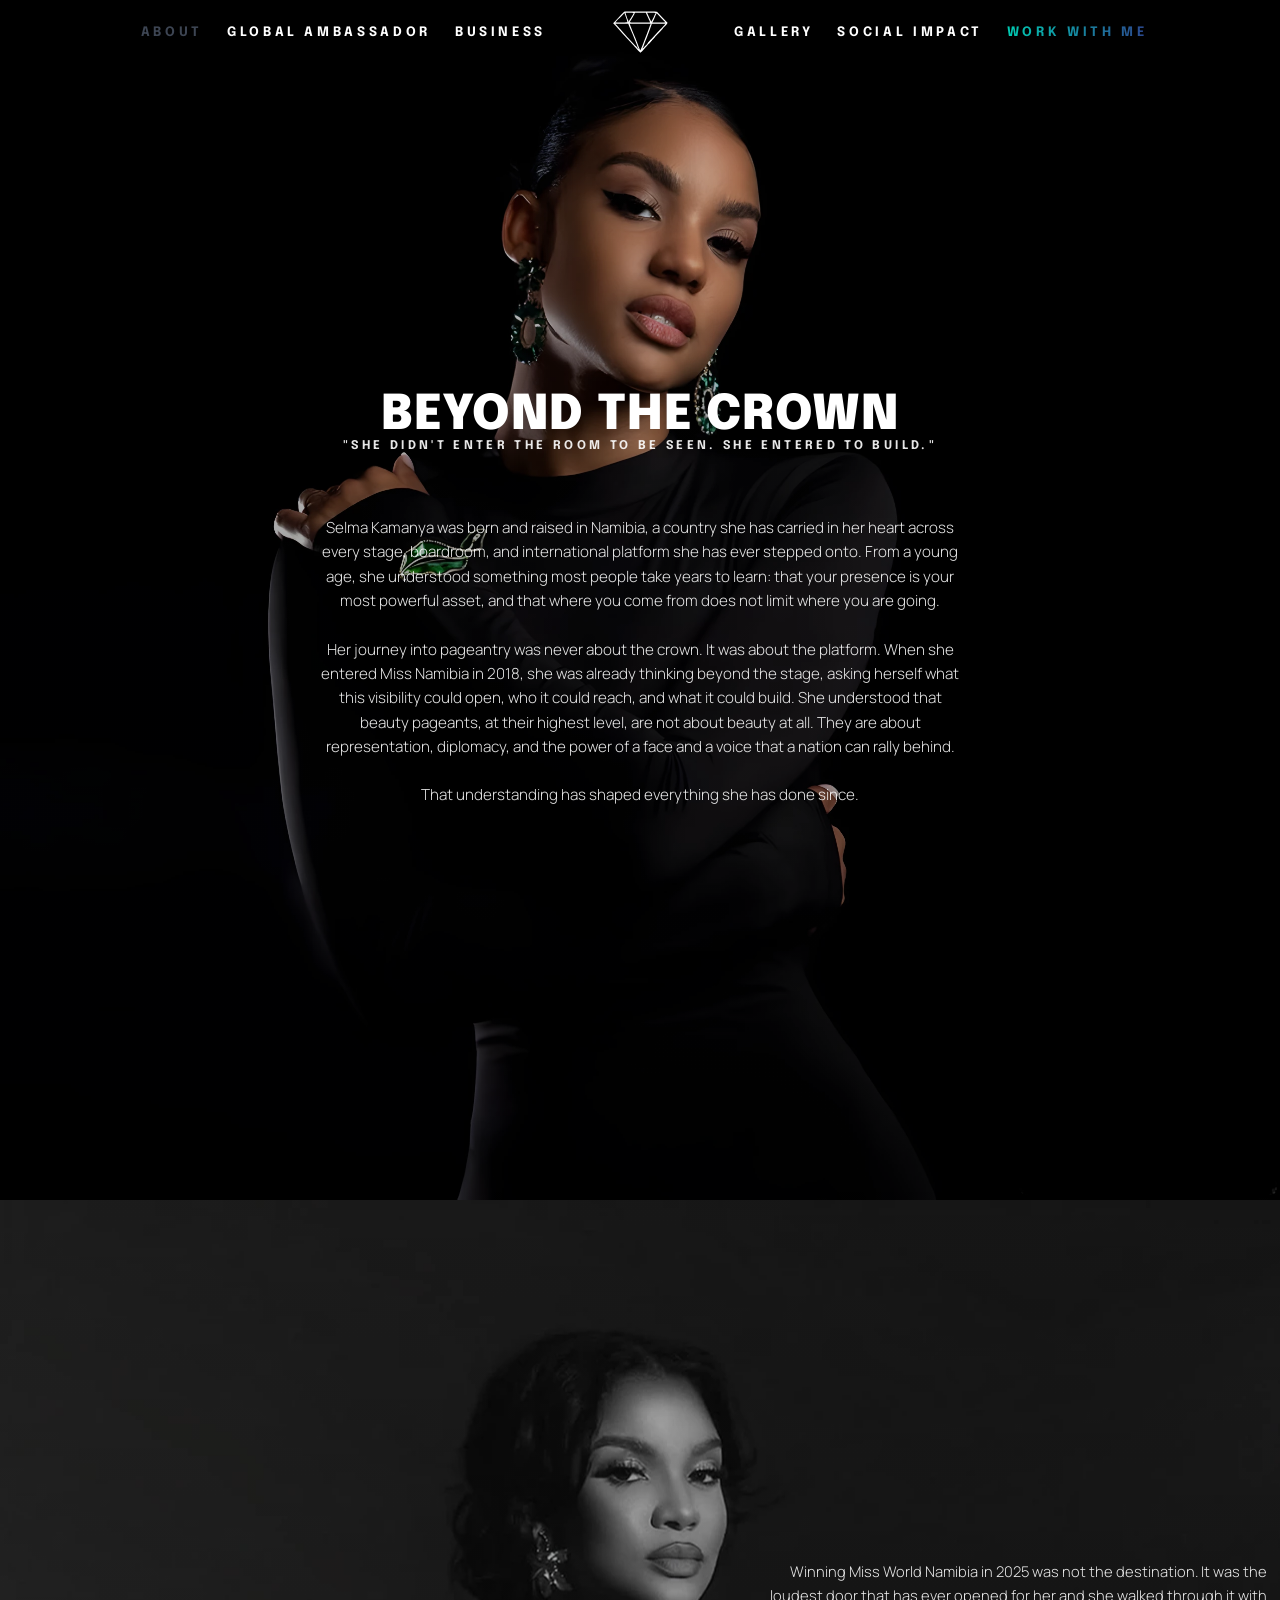
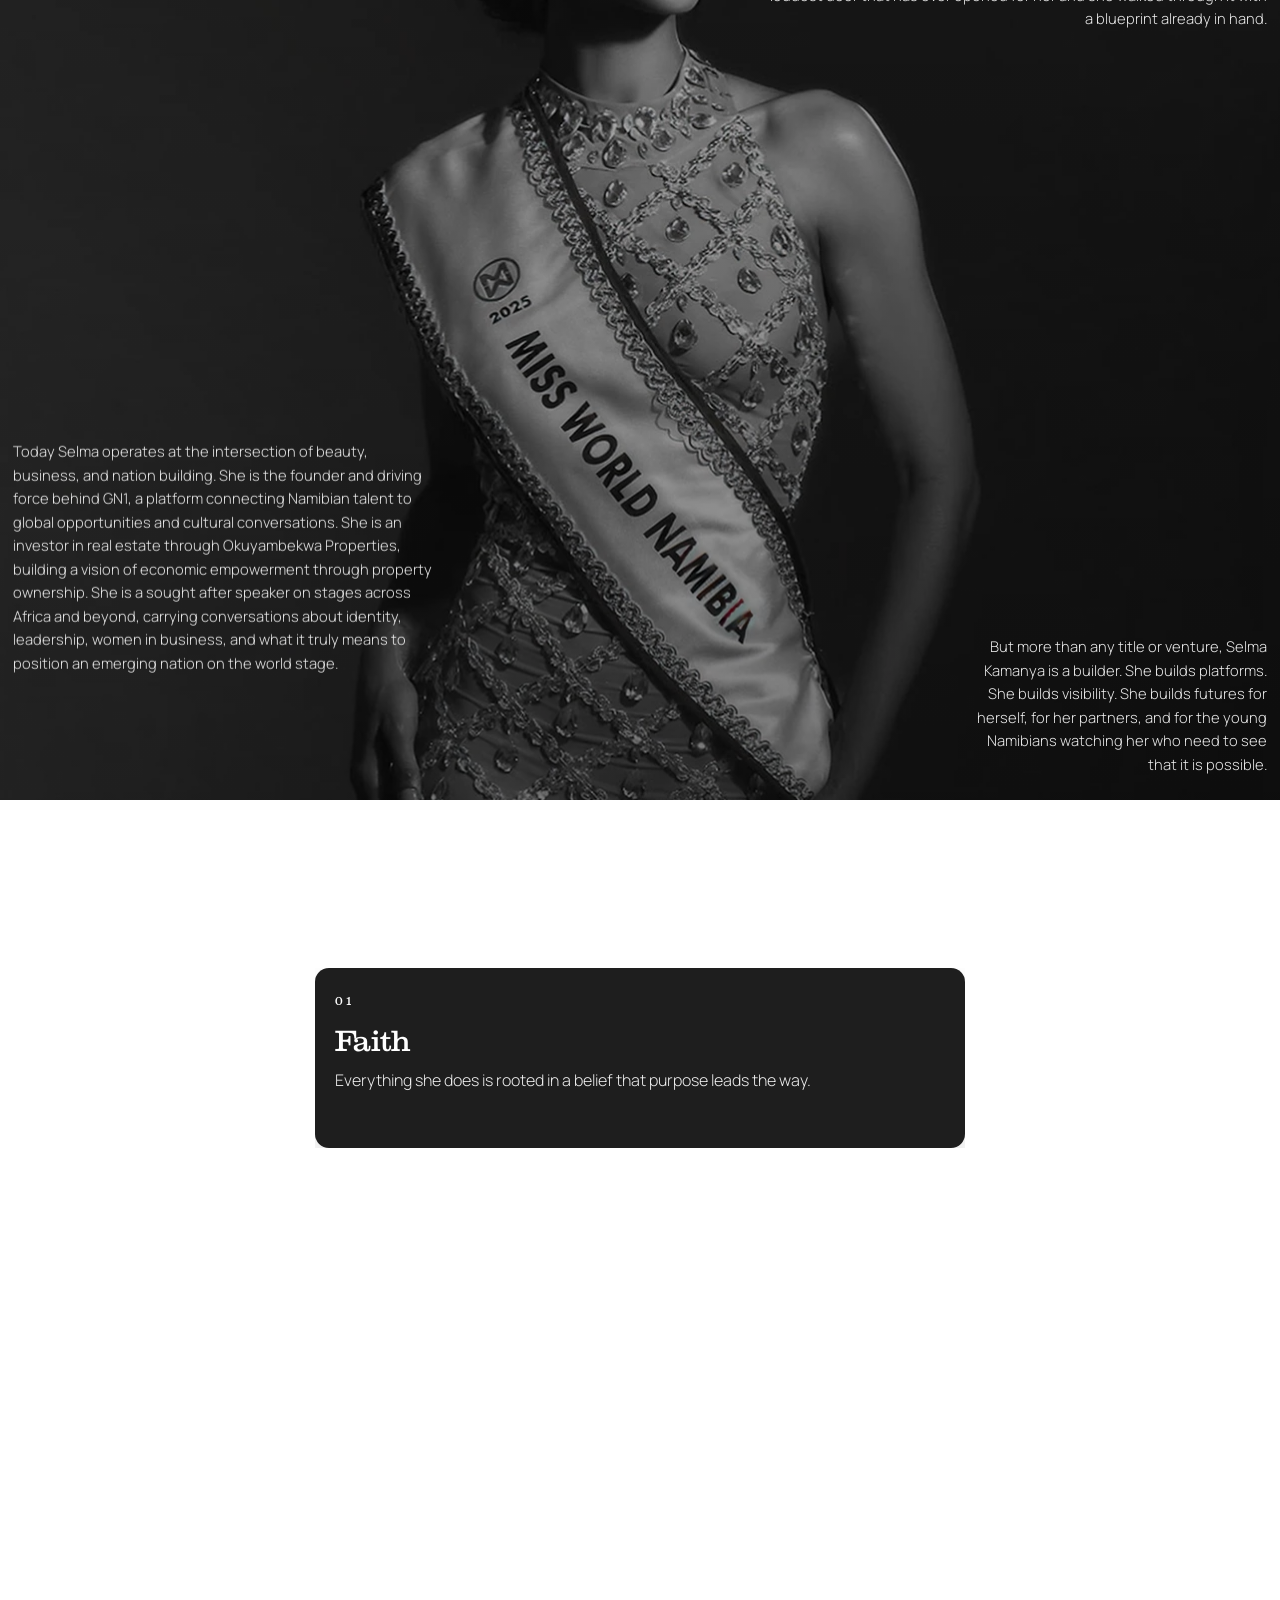
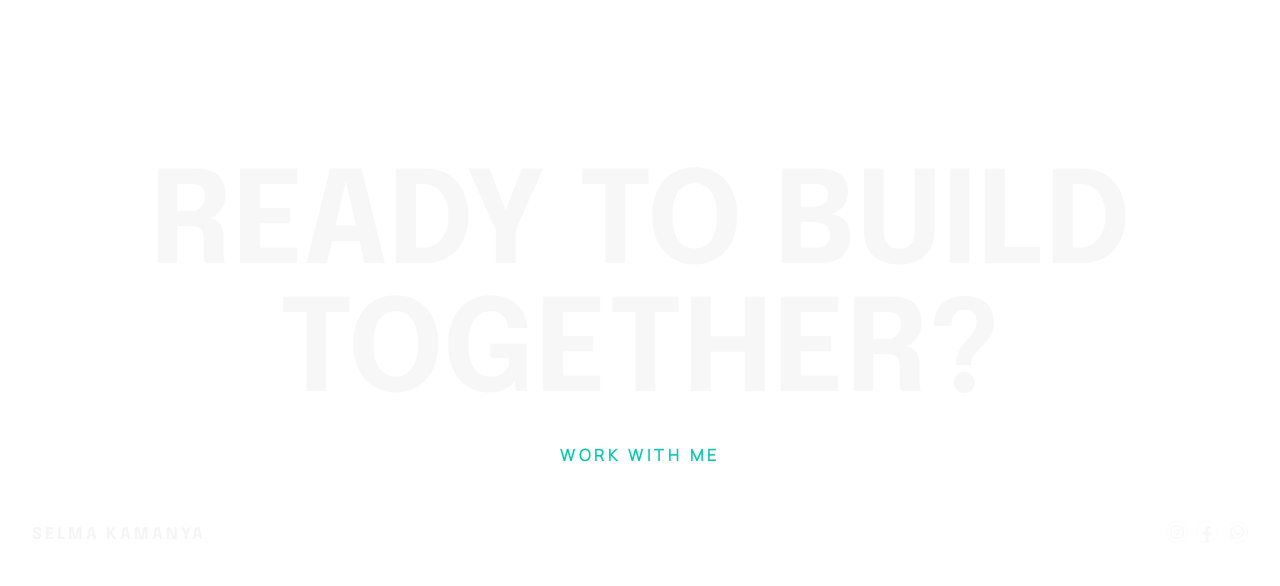
<file: pages/about.html>
<!doctype html>
<html lang="en">
  <head>
    <meta charset="UTF-8" />
    <meta name="viewport" content="width=device-width, initial-scale=1.0" />
    <meta name="description" content="About Selma Kamanya" />
    <title>About | Selma Kamanya</title>
    <link rel="icon" href="../assets/icons/favicon.ico" sizes="any" />
    <link rel="stylesheet" href="../styles/main.css" />
    <link rel="stylesheet" href="../styles/about.css" />
  </head>
  <body class="about-page">
    <main class="about-page-shell">
      <header class="hero-header about-header">
        <nav class="hero-nav hero-nav-left" aria-label="Primary">
          <a href="about.html" aria-current="page">About</a>
          <a href="global-ambassador.html">Global Ambassador</a>
          <a href="business.html">Business</a>
        </nav>

        <a class="hero-logo" href="../index.html" aria-label="Selma Kamanya home">
          <img src="../assets/icons/Logo.svg" alt="Selma logo" />
        </a>

        <nav class="hero-nav hero-nav-right" aria-label="Secondary">
          <a href="gallery.html">Gallery</a>
          <a href="social-impact.html">Social Impact</a>
          <a class="work-link" href="work-with-me.html">Work With Me</a>
        </nav>
      </header>

      <div class="about-images">
        <section class="about-image-hero">
          <div class="about-image-hero__overlay"></div>
          <div class="about-image-hero__content">
            <h1 class="about-image-hero__title">Beyond the Crown</h1>
            <p class="about-image-hero__subtitle">"She didn't enter the room to be seen. She entered to build."</p>
            <p class="about-image-hero__description">
              Selma Kamanya was born and raised in Namibia, a country she has carried in her
              heart across every stage, boardroom, and international platform she has ever stepped
              onto. From a young age, she understood something most people take years to learn:
              that your presence is your most powerful asset, and that where you come from does not
              limit where you are going.
              <br /><br />
              Her journey into pageantry was never about the crown. It was about the platform. When
              she entered Miss Namibia in 2018, she was already thinking beyond the stage, asking
              herself what this visibility could open, who it could reach, and what it could build. She
              understood that beauty pageants, at their highest level, are not about beauty at all.
              They are about representation, diplomacy, and the power of a face and a voice that a
              nation can rally behind.
              <br /><br />
              That understanding has shaped everything she has done since.
            </p>
          </div>
        </section>
        <section class="about-image-two">
          <div class="about-image-two__overlay"></div>
          
          <!-- Text 1: Right aligned -->
          <div class="about-image-two__text-right">
            Winning Miss World Namibia in 2025 was not the destination. It was the 
            loudest door that has ever opened for her and she walked through it with 
            a blueprint already in hand.
          </div>
          
          <!-- Text 2: Left center, start aligned -->
          <div class="about-image-two__text-left">
            Today Selma operates at the intersection of beauty, 
            business, and nation building. She is the founder 
            and driving force behind GN1, a platform 
            connecting Namibian talent to global 
            opportunities and cultural conversations. She 
            is an investor in real estate through 
            Okuyambekwa Properties, building a vision of 
            economic empowerment through property 
            ownership. She is a sought after speaker on stages 
            across Africa and beyond, carrying conversations 
            about identity, leadership, women in business, and 
            what it truly means to position an emerging nation on 
            the world stage.
          </div>
          
          <!-- Text 3: Right down, aligned at end -->
          <div class="about-image-two__text-right-down">
            But more than any title or venture, Selma 
            Kamanya is a builder. She builds platforms. She 
            builds visibility. She builds futures for herself, for 
            her partners, and for the young Namibians watching 
            her who need to see that it is possible.
          </div>
        </section>
      </div>

      <section class="values-section" aria-labelledby="values-heading">
        <div class="section-heading">
          <h2 id="values-heading">Her Values</h2>
        </div>

        <div class="values-grid">
          <article class="value-card">
            <span>01</span>
            <h3>Faith</h3>
            <p>Everything she does is rooted in a belief that purpose leads the way.</p>
          </article>

          <article class="value-card">
            <span>02</span>
            <h3>Integrity</h3>
            <p>She shows up the same in every room, on every stage, in every conversation.</p>
          </article>

          <article class="value-card">
            <span>03</span>
            <h3>Excellence</h3>
            <p>Mediocrity has never been an option. The standard is always the highest.</p>
          </article>

          <article class="value-card">
            <span>04</span>
            <h3>Impact</h3>
            <p>Visibility without impact is vanity. Every move she makes is built to matter.</p>
          </article>

          <article class="value-card">
            <span>05</span>
            <h3>Legacy</h3>
            <p>She is not building for today. She is building for the generation that comes after her.</p>
          </article>
        </div>
      </section>

      <section class="investing-section" aria-labelledby="investing-heading">
        <div class="investing-section__inner">
          <div class="investing-copy">
            <h2 id="investing-heading">Investing in the Next Generation</h2>
            <p>
              Through the Global Nation Academy, Selma is doing the work that matters most to her
              by equipping young Namibians with the tools, knowledge, and exposure they need to
              compete on a global stage. Financial literacy. Leadership development. Global
              positioning. The academy is her long term investment in a Namibia that owns its future.
            </p>
          </div>

          <div class="investing-mark" aria-hidden="true">
            <img src="../assets/icons/Logo.svg" alt="" />
          </div>

          <a class="about-link" href="#contact">Learn More</a>
        </div>
      </section>

      <section class="contact-banner" id="contact">
        <p>READY TO BUILD TOGETHER?</p>
        <a class="work-button" href="mailto:hello@selmakamanya.com">Work With Me</a>
      </section>

      <footer class="about-footer">
        <div class="about-footer__brand">Selma Kamanya</div>

        <nav class="about-footer__links" aria-label="Footer links">
          <a href="about.html">About</a>
          <a href="global-ambassador.html">Global Ambassador</a>
          <a href="business.html">Business</a>
          <a href="gallery.html">Gallery</a>
          <a href="social-impact.html">Social Impact</a>
          <a href="work-with-me.html">Work With Me</a>
        </nav>

        <div class="about-footer__socials" aria-label="Social links">
          <a href="https://www.instagram.com/selma_kamanya/" aria-label="Instagram" target="_blank" rel="noopener noreferrer"><img src="../assets/images/instagram.png" alt="" /></a>
          <a href="https://www.facebook.com/SELMACKAMANYA/" aria-label="Facebook" target="_blank" rel="noopener noreferrer"><img src="../assets/images/facebook.png" alt="" /></a>
          <a href="https://wa.me/0812330710" aria-label="WhatsApp" target="_blank" rel="noopener noreferrer"><img src="../assets/images/whatsapp.png" alt="" /></a>
        </div>
      </footer>
    </main>

    <script src="../scripts/main.js"></script>
  </body>
</html>
</file>
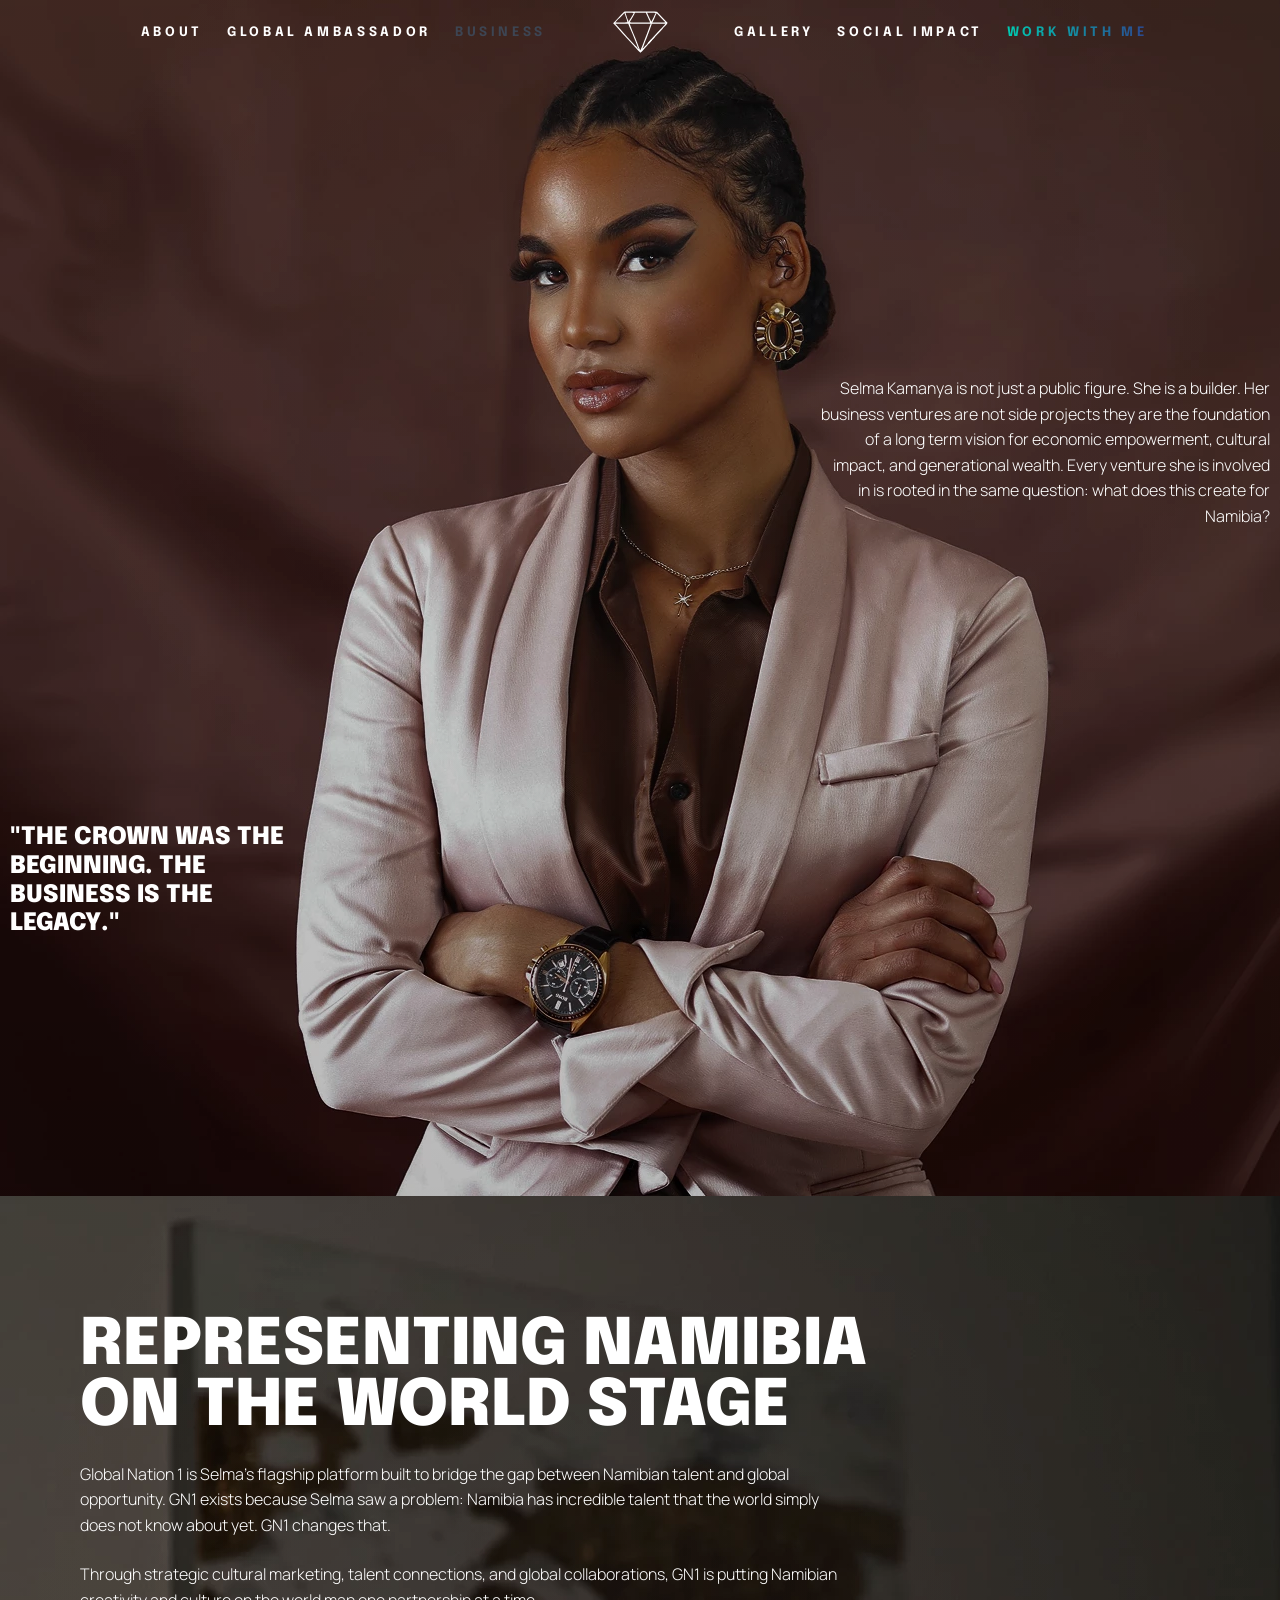
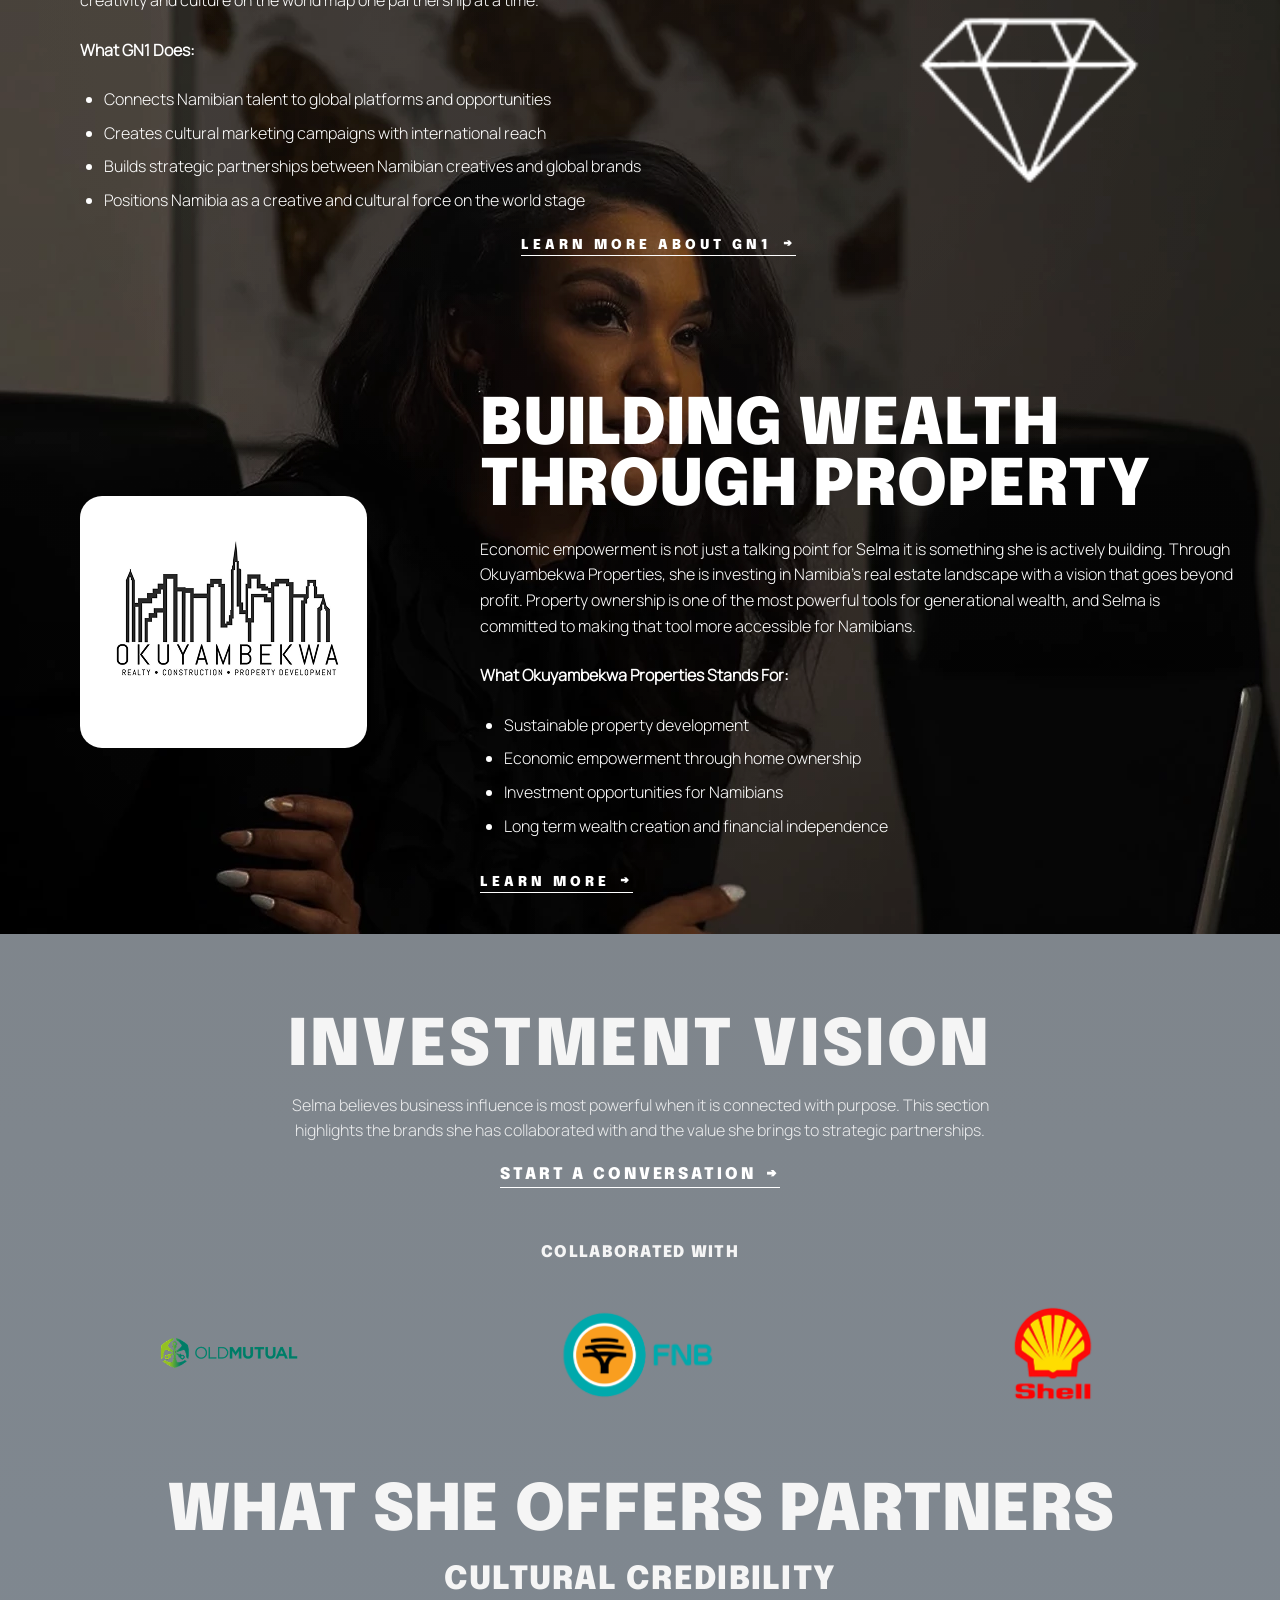
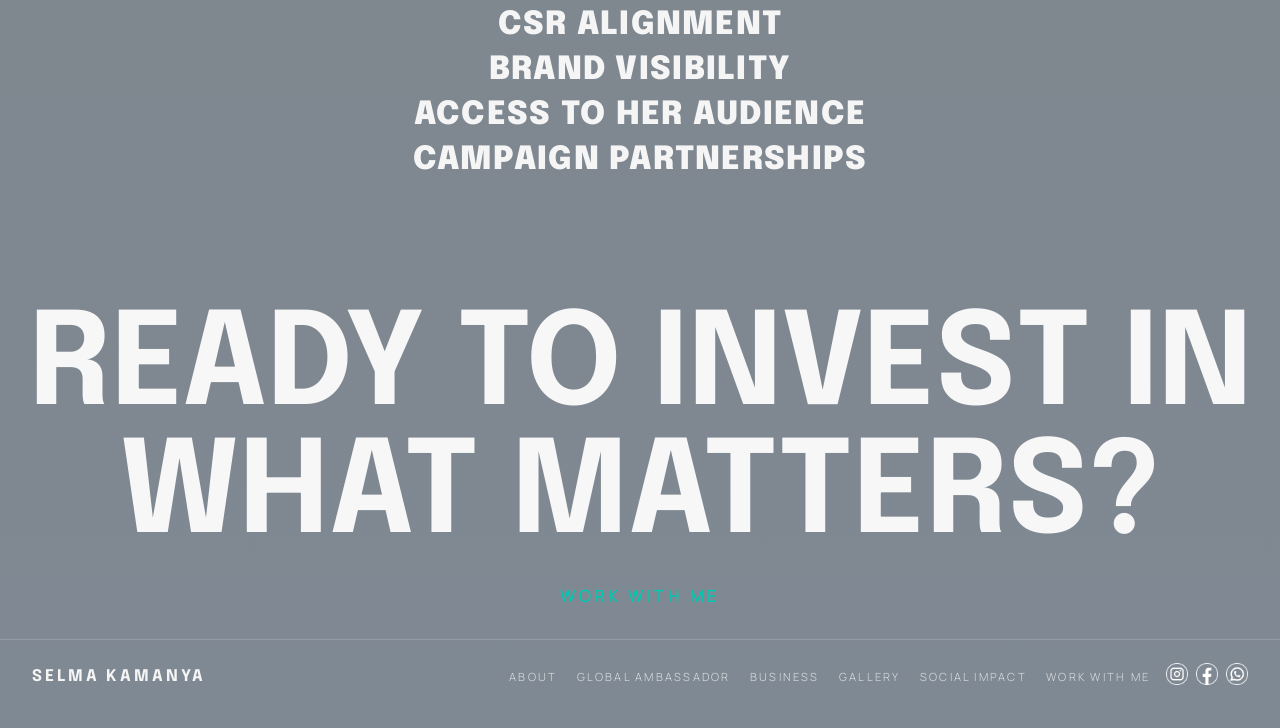
<file: pages/business.html>
<!doctype html>
<html lang="en">
  <head>
    <meta charset="UTF-8" />
    <meta name="viewport" content="width=device-width, initial-scale=1.0" />
    <meta name="description" content="Business | Selma Kamanya" />
    <title>Business | Selma Kamanya</title>
    <link rel="icon" href="../assets/icons/favicon.ico" sizes="any" />
    <link rel="stylesheet" href="../styles/main.css" />
    <link rel="stylesheet" href="../styles/about.css" />
    <link rel="stylesheet" href="../styles/business.css" />
  </head>
  <body class="business-page">
    <main class="business-page-shell">
      <header class="hero-header business-header">
        <nav class="hero-nav hero-nav-left" aria-label="Primary">
          <a href="about.html">About</a>
          <a href="global-ambassador.html">Global Ambassador</a>
          <a href="business.html" aria-current="page">Business</a>
        </nav>

        <a class="hero-logo" href="../index.html" aria-label="Selma Kamanya home">
          <img src="../assets/icons/Logo.svg" alt="Selma logo" />
        </a>

        <nav class="hero-nav hero-nav-right" aria-label="Secondary">
          <a href="gallery.html">Gallery</a>
          <a href="social-impact.html">Social Impact</a>
          <a class="work-link" href="work-with-me.html">Work With Me</a>
        </nav>
      </header>

      <div class="business-images">
        <section class="business-image-one">
          <div class="business-image-one__overlay"></div>
          <div class="business-image-one__quote">
            <p>"The crown was the beginning. The business is the legacy."</p>
          </div>
          <div class="business-image-one__text">
            <p>Selma Kamanya is not just a public figure. She is a builder. Her business ventures are not side projects  they are the foundation of a long term vision for economic empowerment, cultural impact, and generational wealth. Every venture she is involved in is rooted in the same question: what does this create for Namibia?</p>
          </div>
        </section>

        <section class="business-image-two">
          <div class="business-image-two__overlay"></div>
          <div class="business-image-two__logo">
            <img src="../assets/images/Logo.png" alt="Selma logo" />
          </div>
          <div class="business-image-two__content">
            <div class="business-image-two__title">
              <h2>Representing Namibia On The World Stage</h2>
            </div>
            <div class="business-image-two__text">
              <p>Global Nation 1 is Selma's flagship platform built to bridge the gap between Namibian talent and global opportunity. GN1 exists because Selma saw a problem: Namibia has incredible talent that the world simply does not know about yet. GN1 changes that.</p>
              <p>Through strategic cultural marketing, talent connections, and global collaborations, GN1 is putting Namibian creativity and culture on the world map one partnership at a time.</p>
              <p><strong>What GN1 Does:</strong></p>
              <ul>
                <li>Connects Namibian talent to global platforms and opportunities</li>
                <li>Creates cultural marketing campaigns with international reach</li>
                <li>Builds strategic partnerships between Namibian creatives and global brands</li>
                <li>Positions Namibia as a creative and cultural force on the world stage</li>
              </ul>
            </div>
            <a class="about-link" href="#contact">Learn More about GN1</a>
          </div>
          
          <!-- Flipped content: logo on left, text on right -->
          <div class="business-image-two__logo-flipped">
            <img src="../assets/images/Logo2.png" alt="Okuyambekwa Properties logo" />
          </div>
          <div class="business-image-two__content-flipped">
            <div class="business-image-two__title-flipped">
              <h2>Building Wealth Through Property</h2>
            </div>
            <div class="business-image-two__text-flipped">
              <p>Economic empowerment is not just a talking point for Selma it is something she is actively building. Through Okuyambekwa Properties, she is investing in Namibia's real estate landscape with a vision that goes beyond profit. Property ownership is one of the most powerful tools for generational wealth, and Selma is committed to making that tool more accessible for Namibians.</p>
              <p><strong>What Okuyambekwa Properties Stands For:</strong></p>
              <ul>
                <li>Sustainable property development</li>
                <li>Economic empowerment through home ownership</li>
                <li>Investment opportunities for Namibians</li>
                <li>Long term wealth creation and financial independence</li>
              </ul>
            </div>
            <a class="about-link" href="#contact">Learn More</a>
          </div>
        </section>
      </div>

      <section class="business-partners" aria-labelledby="investment-vision-heading">
        <div class="business-partners__inner">
        <div class="business-partners__intro">
          <h2 id="investment-vision-heading">Investment Vision</h2>
          <p>
            Selma believes business influence is most powerful when it is connected with purpose.
            This section highlights the brands she has collaborated with and the value she brings
            to strategic partnerships.
          </p>
          <a class="business-partners__cta" href="mailto:hello@selmakamanya.com">Start A Conversation</a>
        </div>

        <div class="business-partners__collab">
          <p>Collaborated With</p>
          <div class="business-partners__logos" aria-label="Partner logos">
            <img src="../assets/images/oldmutual.png" alt="Old Mutual logo" />
            <img src="../assets/images/fnb.png" alt="FNB logo" />
            <img src="../assets/images/shell.png" alt="Shell logo" />
          </div>
        </div>

        <div class="business-partners__offers" aria-labelledby="offers-heading">
          <h3 id="offers-heading">What She Offers Partners</h3>
          <ul>
            <li>Cultural Credibility</li>
            <li>CSR Alignment</li>
            <li>Brand Visibility</li>
            <li>Access To Her Audience</li>
            <li>Campaign Partnerships</li>
          </ul>
        </div>
        </div><!-- .business-partners__inner -->
      </section>
      <section class="contact-banner" id="contact">
        <p>READY TO INVEST IN WHAT MATTERS?</p>
        <a class="work-button" href="mailto:hello@selmakamanya.com">WORK WITH ME</a>
      </section>

      <footer class="about-footer">
        <div class="about-footer__brand">Selma Kamanya</div>

        <nav class="about-footer__links" aria-label="Footer links">
          <a href="about.html">About</a>
          <a href="global-ambassador.html">Global Ambassador</a>
          <a href="business.html">Business</a>
          <a href="gallery.html">Gallery</a>
          <a href="social-impact.html">Social Impact</a>
          <a href="work-with-me.html">Work With Me</a>
        </nav>

        <div class="about-footer__socials" aria-label="Social links">
          <a href="https://www.instagram.com/selma_kamanya/" aria-label="Instagram" target="_blank" rel="noopener noreferrer"><img src="../assets/images/instagram.png" alt="" /></a>
          <a href="https://www.facebook.com/SELMACKAMANYA/" aria-label="Facebook" target="_blank" rel="noopener noreferrer"><img src="../assets/images/facebook.png" alt="" /></a>
          <a href="https://wa.me/0812330710" aria-label="WhatsApp" target="_blank" rel="noopener noreferrer"><img src="../assets/images/whatsapp.png" alt="" /></a>
        </div>
      </footer>
    </main>
    
    <script src="../scripts/main.js"></script>
  </body>
</html>
</file>
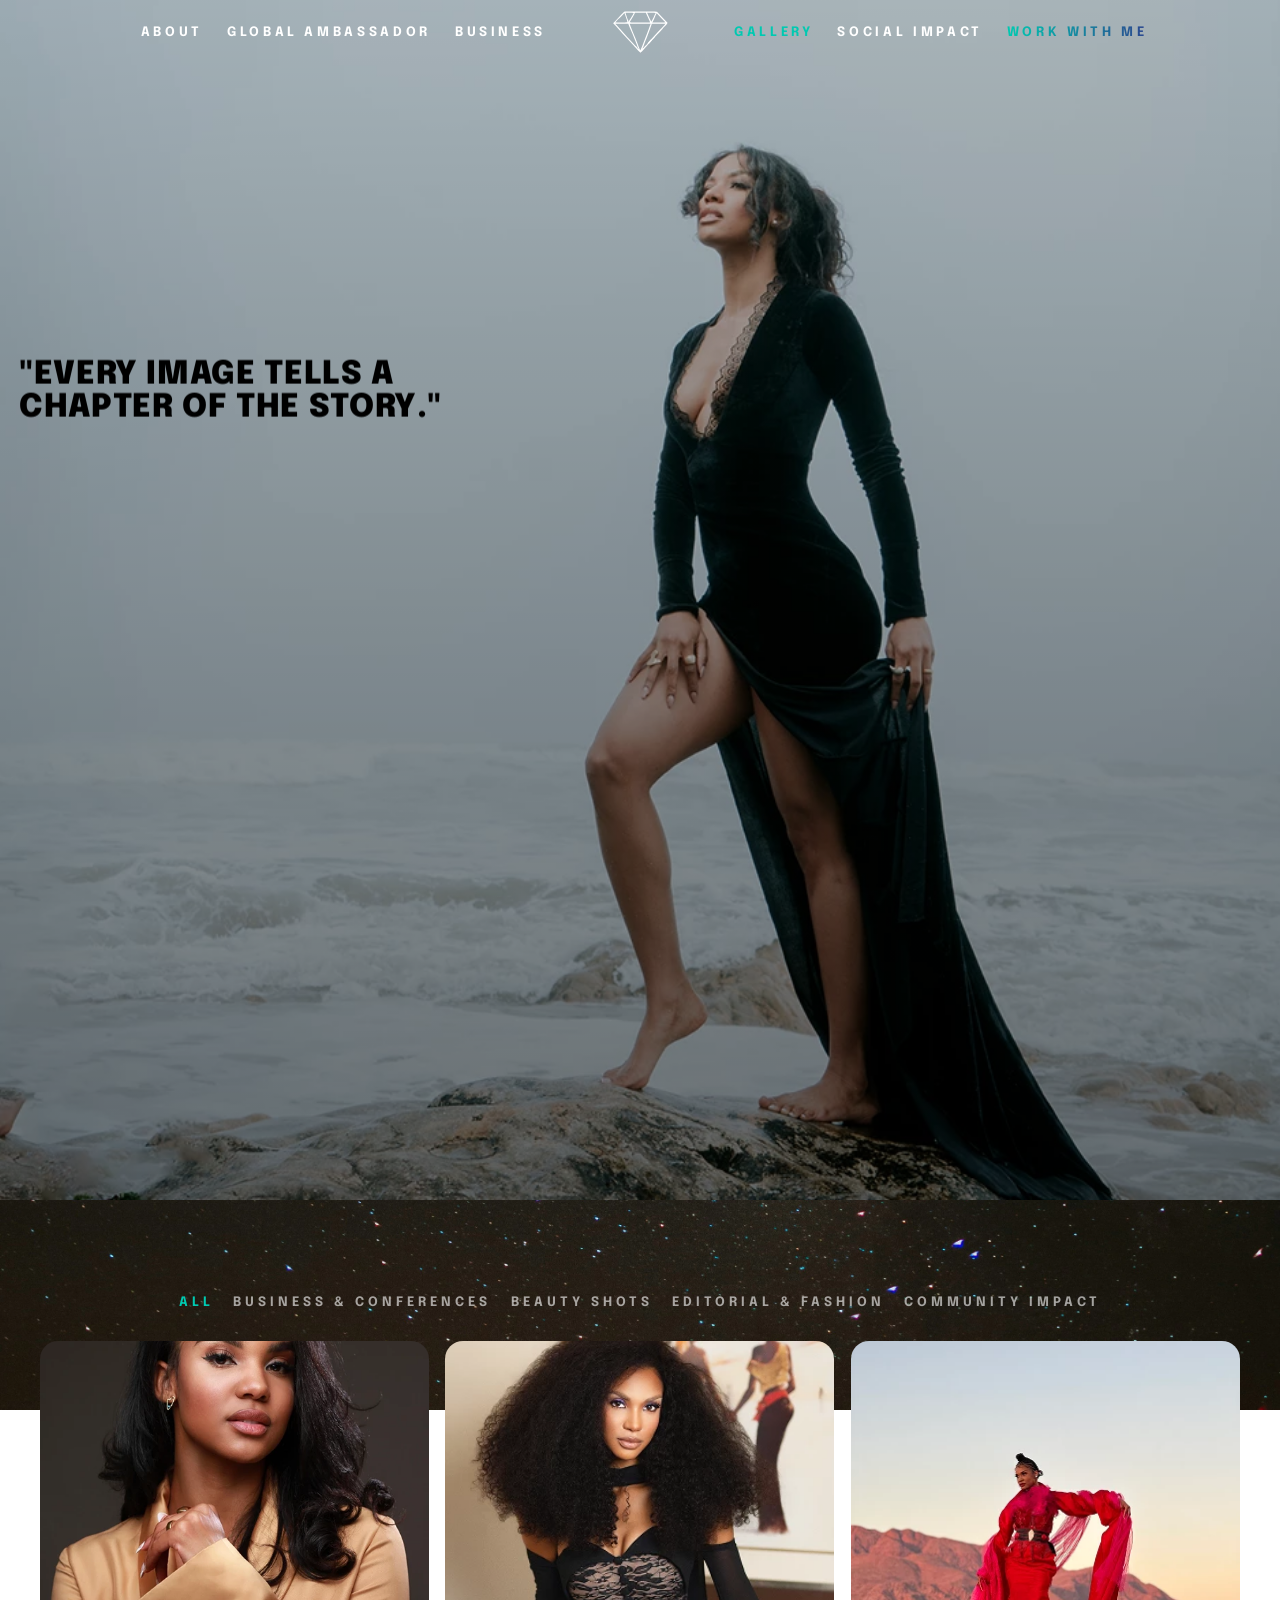
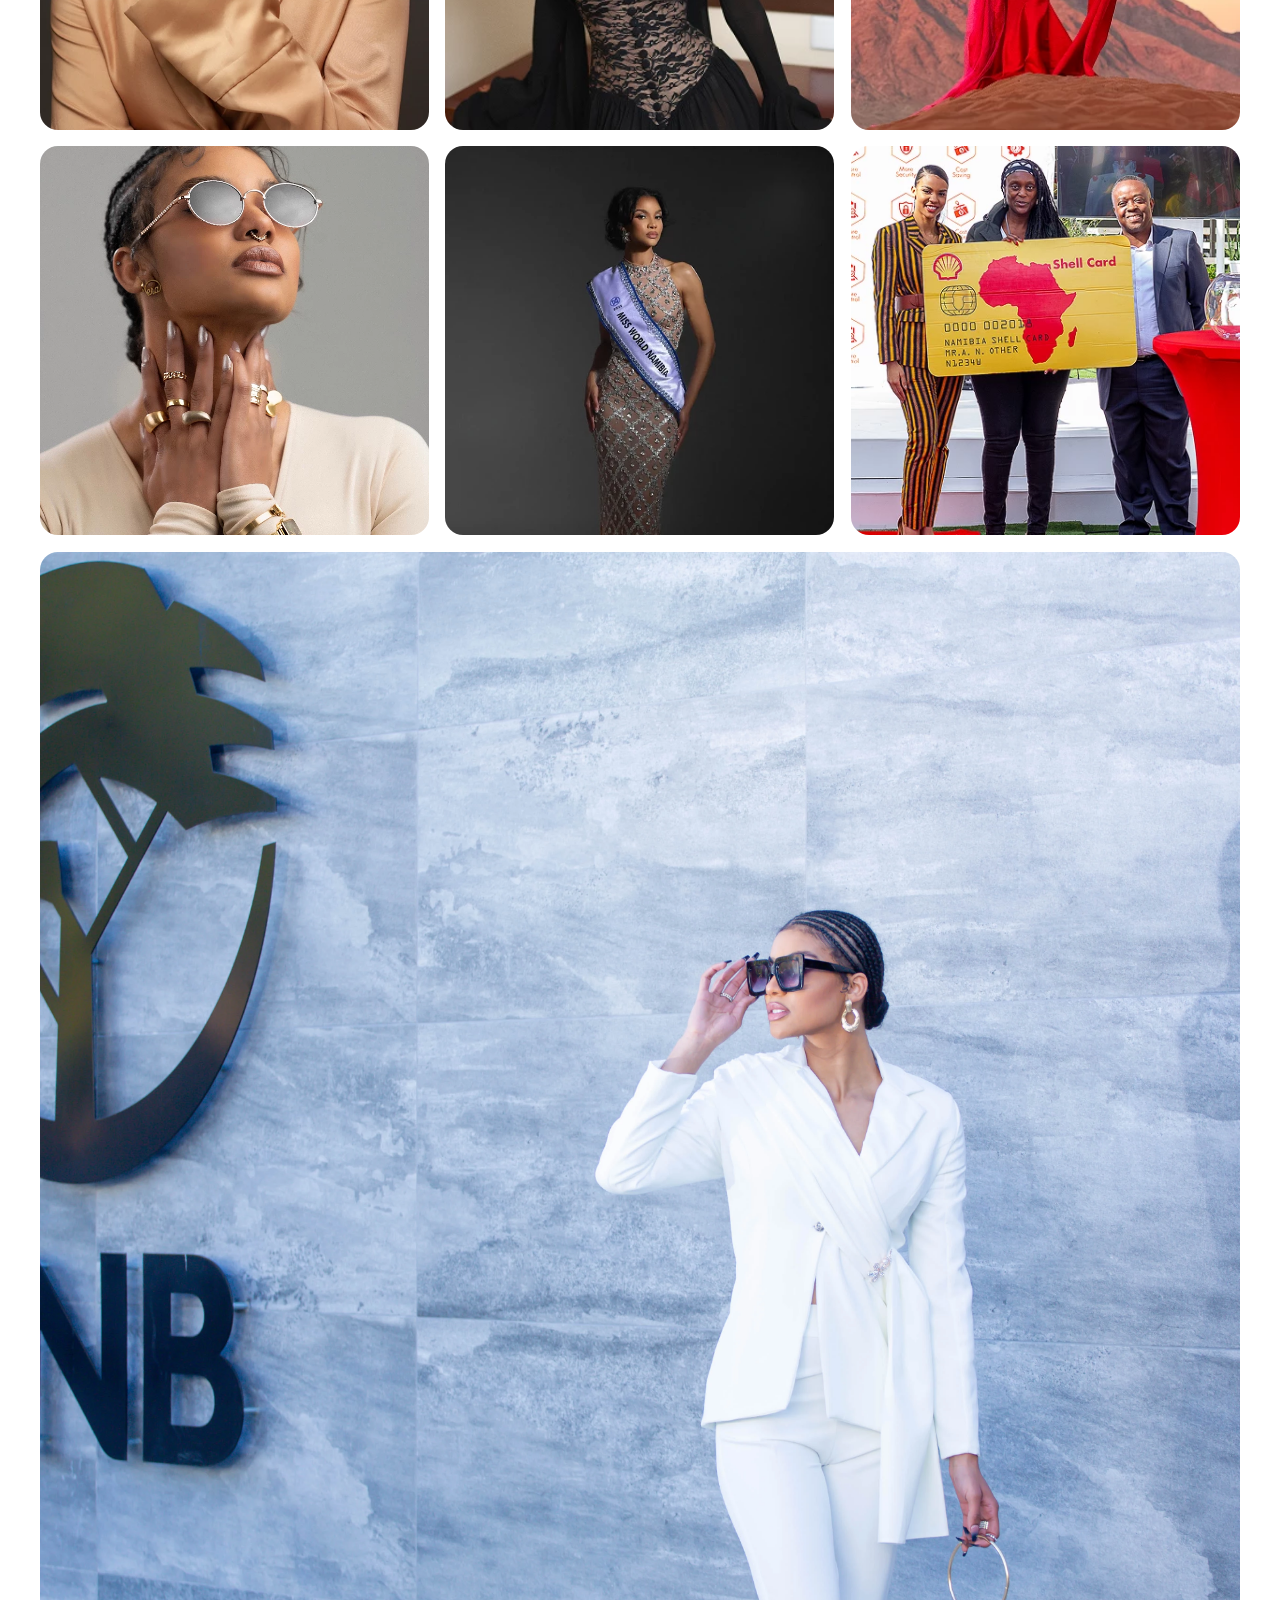
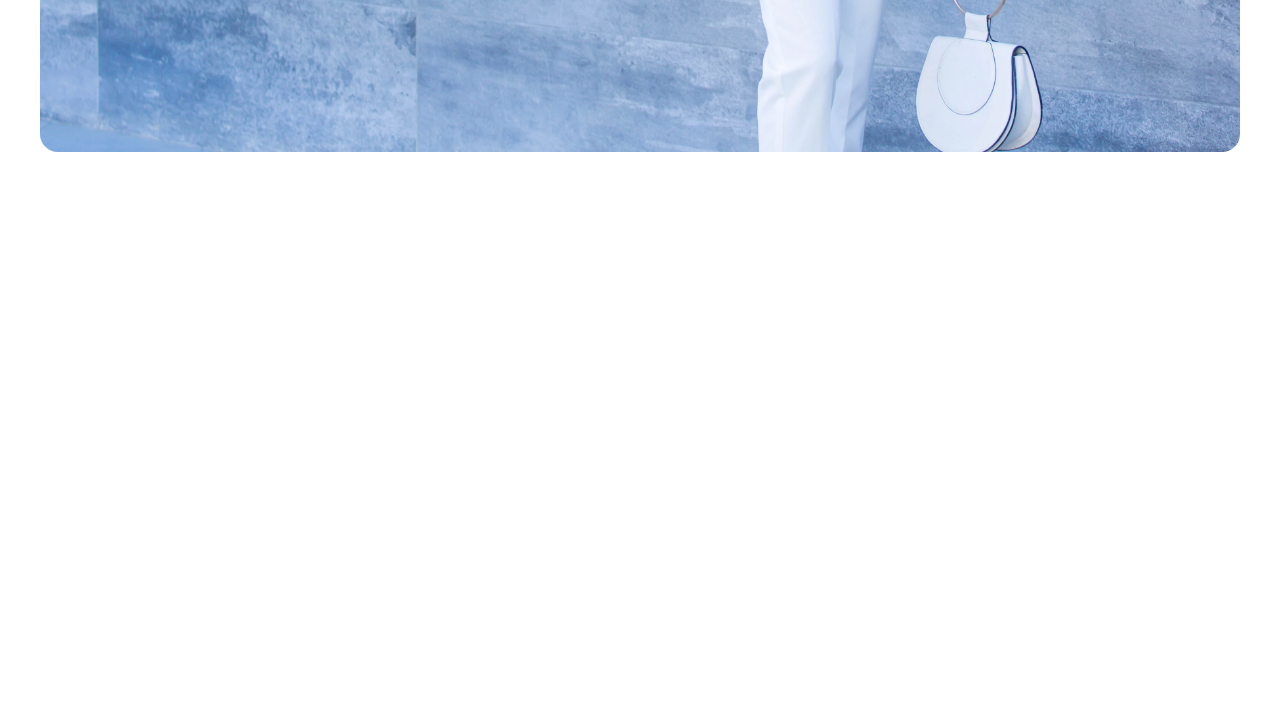
<file: pages/gallery.html>
<!doctype html>
<html lang="en">
  <head>
    <meta charset="UTF-8" />
    <meta name="viewport" content="width=device-width, initial-scale=1.0" />
    <meta name="description" content="Gallery | Selma Kamanya" />
    <title>Gallery | Selma Kamanya</title>
    <link rel="icon" href="../assets/icons/favicon.ico" sizes="any" />
    <link rel="stylesheet" href="../styles/main.css" />
    <link rel="stylesheet" href="../styles/about.css" />
    <link rel="stylesheet" href="../styles/gallery.css" />
  </head>
  <body class="about-page gallery-page">
    <main class="about-page-shell">
      <header class="hero-header about-header">
        <nav class="hero-nav hero-nav-left" aria-label="Primary">
          <a href="about.html">About</a>
          <a href="global-ambassador.html">Global Ambassador</a>
          <a href="business.html">Business</a>
        </nav>

        <a class="hero-logo" href="../index.html" aria-label="Selma Kamanya home">
          <img src="../assets/icons/Logo.svg" alt="Selma logo" />
        </a>

        <nav class="hero-nav hero-nav-right" aria-label="Secondary">
          <a href="gallery.html" aria-current="page">Gallery</a>
          <a href="social-impact.html">Social Impact</a>
           <a class="work-link" href="work-with-me.html">Work With Me</a>
        </nav>
      </header>

      <section class="about-image-hero gallery-hero">
        <div class="about-image-hero__overlay"></div>
        <div class="about-image-hero__content">
          <div class="gallery-hero__quote">
            <p>"EVERY IMAGE TELLS A<br />CHAPTER OF THE STORY."</p>
          </div>
        </div>
      </section>

      <section class="gallery-strip" aria-labelledby="gallery-strip-heading">
        <div class="gallery-strip__inner">
          <div class="gallery-filters" id="gallery-strip-heading">
            <span class="gallery-filter active" data-filter="all">ALL</span>
            <span class="gallery-filter" data-filter="business">BUSINESS & CONFERENCES</span>
            <span class="gallery-filter" data-filter="beauty">BEAUTY SHOTS</span>
            <span class="gallery-filter" data-filter="editorial">EDITORIAL & FASHION</span>
            <span class="gallery-filter" data-filter="community">COMMUNITY IMPACT</span>
          </div>
          <div class="gallery-strip__grid">
            <figure class="gallery-item-1"><img src="../assets/images/ALLimage1.webp" alt="Gallery moment" /></figure>
            <figure class="gallery-item-2"><img src="../assets/images/ALLimage2.webp" alt="Gallery moment" /></figure>
            <figure class="gallery-item-3"><img src="../assets/images/ALLimage3.webp" alt="Gallery moment" /></figure>
            <figure class="gallery-item-4"><img src="../assets/images/ALLimage4.webp" alt="Gallery moment" /></figure>
            <figure class="gallery-item-5"><img src="../assets/images/ALLimage5.webp" alt="Gallery moment" /></figure>
            <figure class="gallery-item-6"><img src="../assets/images/ALLimage6.webp" alt="Gallery moment" /></figure>
            <figure class="gallery-item-7"><img src="../assets/images/ALLimage6-1.webp" alt="Gallery moment" /></figure>
          </div>
        </div>
      </section>

      <section class="contact-banner" id="contact">
        <p>WANT TO WORK WITH SELMA?</p>
        <a class="work-button" href="mailto:hello@selmakamanya.com">WORK WITH ME</a>
      </section>

      <footer class="about-footer">
        <div class="about-footer__brand">Selma Kamanya</div>

        <nav class="about-footer__links" aria-label="Footer links">
          <a href="about.html">About</a>
          <a href="global-ambassador.html">Global Ambassador</a>
          <a href="business.html">Business</a>
          <a href="gallery.html">Gallery</a>
          <a href="social-impact.html">Social Impact</a>
           <a href="work-with-me.html">Work With Me</a>
        </nav>

        <div class="about-footer__socials" aria-label="Social links">
          <a href="https://www.instagram.com/selma_kamanya/" aria-label="Instagram" target="_blank" rel="noopener noreferrer"><img src="../assets/images/instagram.png" alt="" /></a>
          <a href="https://www.facebook.com/SELMACKAMANYA/" aria-label="Facebook" target="_blank" rel="noopener noreferrer"><img src="../assets/images/facebook.png" alt="" /></a>
          <a href="https://wa.me/0812330710" aria-label="WhatsApp" target="_blank" rel="noopener noreferrer"><img src="../assets/images/whatsapp.png" alt="" /></a>
        </div>
      </footer>
    </main>

    <script src="../scripts/main.js"></script>
  </body>
</html>
</file>
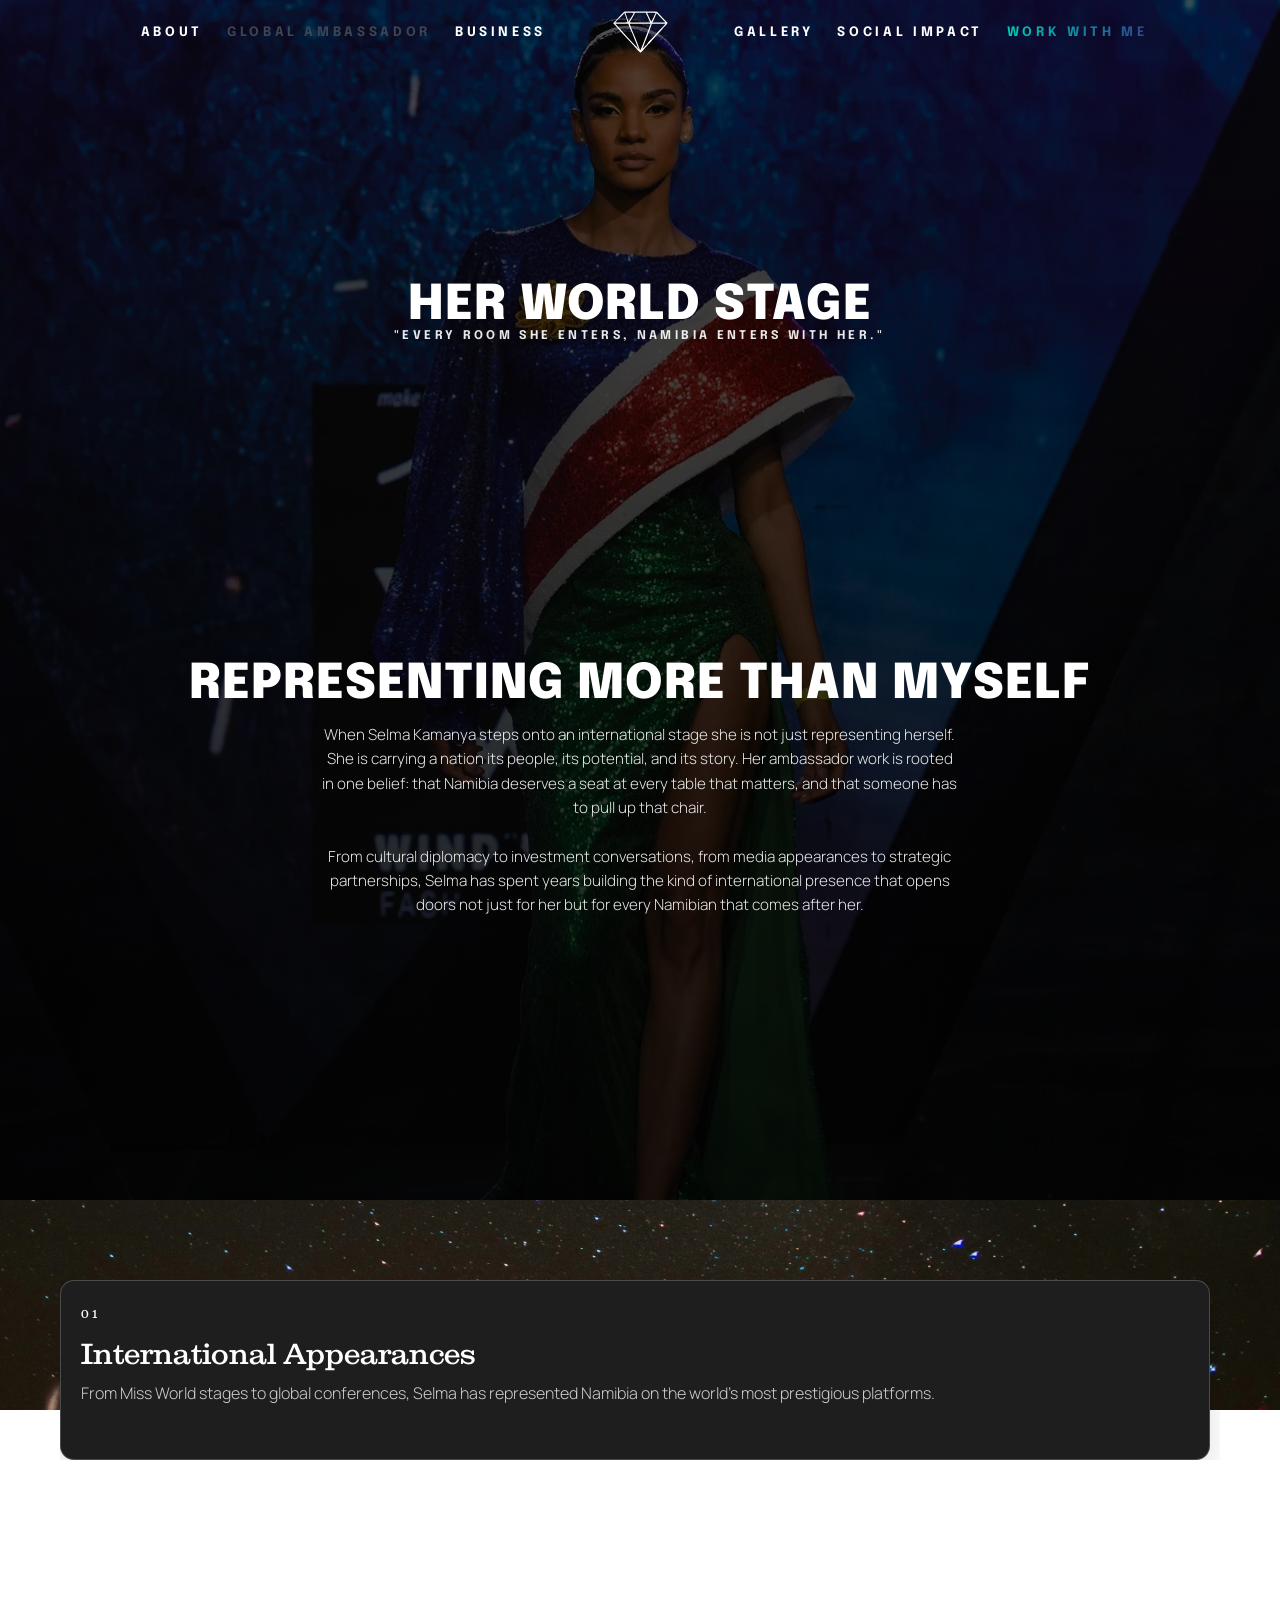
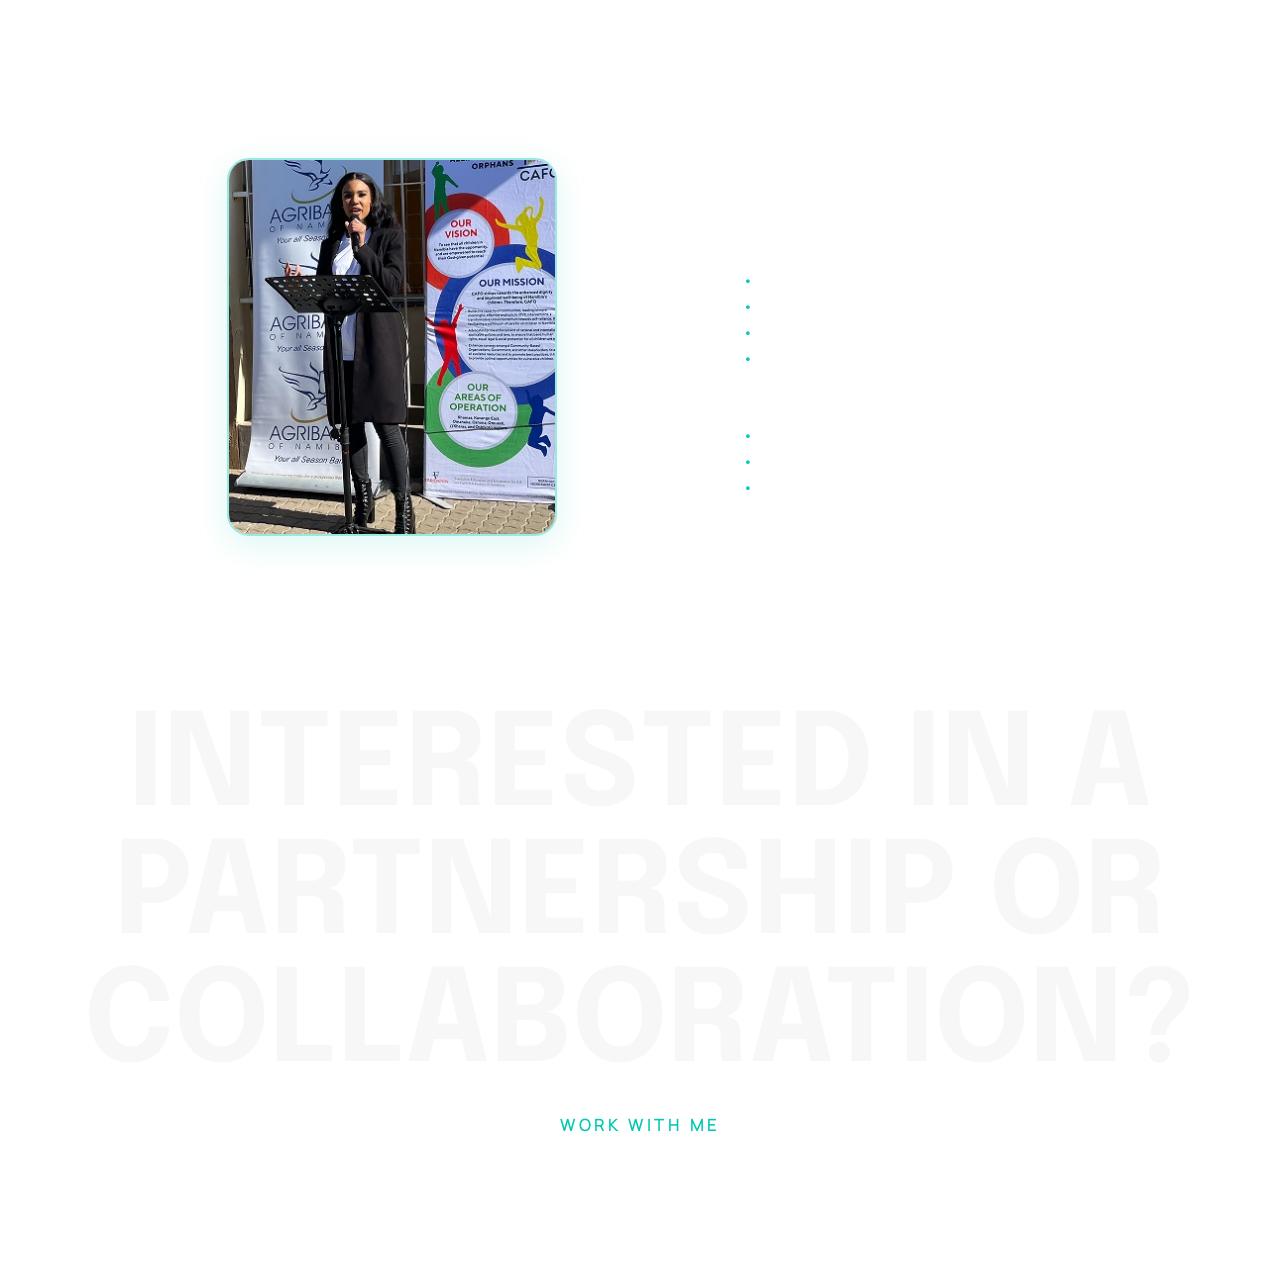
<file: pages/global-ambassador.html>
<!doctype html>
<html lang="en">
  <head>
    <meta charset="UTF-8" />
    <meta name="viewport" content="width=device-width, initial-scale=1.0" />
    <meta name="description" content="Global Ambassador - Selma Kamanya" />
    <title>Global Ambassador | Selma Kamanya</title>
    <link rel="icon" href="../assets/icons/favicon.ico" sizes="any" />
    <link rel="stylesheet" href="../styles/main.css" />
    <link rel="stylesheet" href="../styles/about.css" />
    <link rel="stylesheet" href="../styles/global-ambassador.css" />
  </head>
  <body class="about-page global-ambassador-page">
    <main class="about-page-shell">
      <header class="hero-header about-header">
        <nav class="hero-nav hero-nav-left" aria-label="Primary">
          <a href="about.html">About</a>
          <a href="global-ambassador.html" aria-current="page">Global Ambassador</a>
          <a href="business.html">Business</a>
        </nav>

        <a class="hero-logo" href="../index.html" aria-label="Selma Kamanya home">
          <img src="../assets/icons/Logo.svg" alt="Selma logo" />
        </a>

        <nav class="hero-nav hero-nav-right" aria-label="Secondary">
          <a href="gallery.html">Gallery</a>
          <a href="social-impact.html">Social Impact</a>
          <a class="work-link" href="work-with-me.html">Work With Me</a>
        </nav>
      </header>

      <div class="about-images">
        <section class="about-image-hero">
          <div class="about-image-hero__overlay"></div>
          <div class="about-image-hero__content">
            <div class="global-ambassador-hero__block global-ambassador-hero__block--intro">
              <h1 class="about-image-hero__title">HER WORLD STAGE</h1>
              <p class="about-image-hero__subtitle">"Every room she enters, Namibia enters with her."</p>
            </div>

            <div class="global-ambassador-hero__block global-ambassador-hero__block--statement">
              <h1 class="about-image-hero__title">REPRESENTING MORE THAN MYSELF</h1>
              <p class="about-image-hero__description">
                When Selma Kamanya steps onto an international stage she is not just representing herself. She is
                carrying a nation its people, its potential, and its story. Her ambassador work is rooted in one belief:
                that Namibia deserves a seat at every table that matters, and that someone has to pull up that chair.

                <br /><br />
                From cultural diplomacy to investment conversations, from media appearances to strategic
                partnerships, Selma has spent years building the kind of international presence that opens doors
                not just for her but for every Namibian that comes after her.
              </p>
            </div>
          </div>
        </section>


      <section class="values-section" aria-labelledby="values-heading">

        <div class="values-grid">
          <article class="value-card">
            <span>01</span>
            <h3>International Appearances</h3>
            <p>From Miss World stages to global conferences, Selma has represented Namibia on the world's most prestigious platforms.</p>
          </article>

          <article class="value-card">
            <span>02</span>
            <h3>Cultural Diplomacy</h3>
            <p>She carries her nation's story with pride on global stages through authentic representation and cultural conversations.</p>
          </article>

          <article class="value-card">
            <span>03</span>
            <h3>Investment Conversations</h3>
            <p>Selma sits at tables where decisions are made, bringing Namibian perspectives to investment conversations that shape the continent's economic future.</p>
          </article>

          <article class="value-card">
            <span>04</span>
            <h3>Strategic Partnerships</h3>
            <p>From Old Mutual to global brands, she builds partnerships that create lasting value for Namibia and its people.</p>
          </article>
        </div>
      </section>

      <section class="investing-section" aria-labelledby="investing-heading">
        <div class="investing-section__inner">
          <div class="investing-image">
            <img src="../assets/images/GlobalAmbassadorImage1.webp" alt="Selma speaking on stage" />
          </div>

          <div class="investing-copy">
            <p>
              Selma is a sought-after speaker whose keynote talks cut to the heart of what matters most in today's world. She speaks not from theory but from lived experience proving that vision can be navigated with grace and intention.
            </p>

            <div class="speaker-topics">
              <h3>Keynote Topics:</h3>
              <ul>
                <li>Identity & Repositioning</li>
                <li>Women in Global Leadership</li>
                <li>Women in Leadership & Economic Participation</li>
                <li>Building Your Global Stage</li>
              </ul>
            </div>

            <div class="speaker-panels">
              <h3>Panel Discussions:</h3>
              <ul>
                <li>Mental Health & Resilience</li>
                <li>Women in Leadership</li>
                <li>Youth & Entrepreneurship</li>
              </ul>
            </div>

          <a class="speaker-link" href="mailto:hello@selmakamanya.com">Book Selma to Speak</a>
        </div> 
      </section>

      <section class="contact-banner" id="contact">
        <p>INTERESTED IN A PARTNERSHIP OR COLLABORATION?</p>
        <a class="work-button" href="mailto:hello@selmakamanya.com">Work With Me</a>
      </section>

      <footer class="about-footer">
        <div class="about-footer__brand">Selma Kamanya</div>

        <nav class="about-footer__links" aria-label="Footer links">
          <a href="about.html">About</a>
          <a href="global-ambassador.html">Global Ambassador</a>
          <a href="business.html">Business</a>
          <a href="gallery.html">Gallery</a>
          <a href="social-impact.html">Social Impact</a>
          <a href="work-with-me.html">Work With Me</a>
        </nav>

        <div class="about-footer__socials" aria-label="Social links">
          <a href="https://www.instagram.com/selma_kamanya/" aria-label="Instagram" target="_blank" rel="noopener noreferrer"><img src="../assets/images/instagram.png" alt="" /></a>
          <a href="https://www.facebook.com/SELMACKAMANYA/" aria-label="Facebook" target="_blank" rel="noopener noreferrer"><img src="../assets/images/facebook.png" alt="" /></a>
          <a href="https://wa.me/0812330710" aria-label="WhatsApp" target="_blank" rel="noopener noreferrer"><img src="../assets/images/whatsapp.png" alt="" /></a>
        </div>
      </footer>
    </main>

    <script src="../scripts/main.js"></script>
  </body>
</html>
</file>
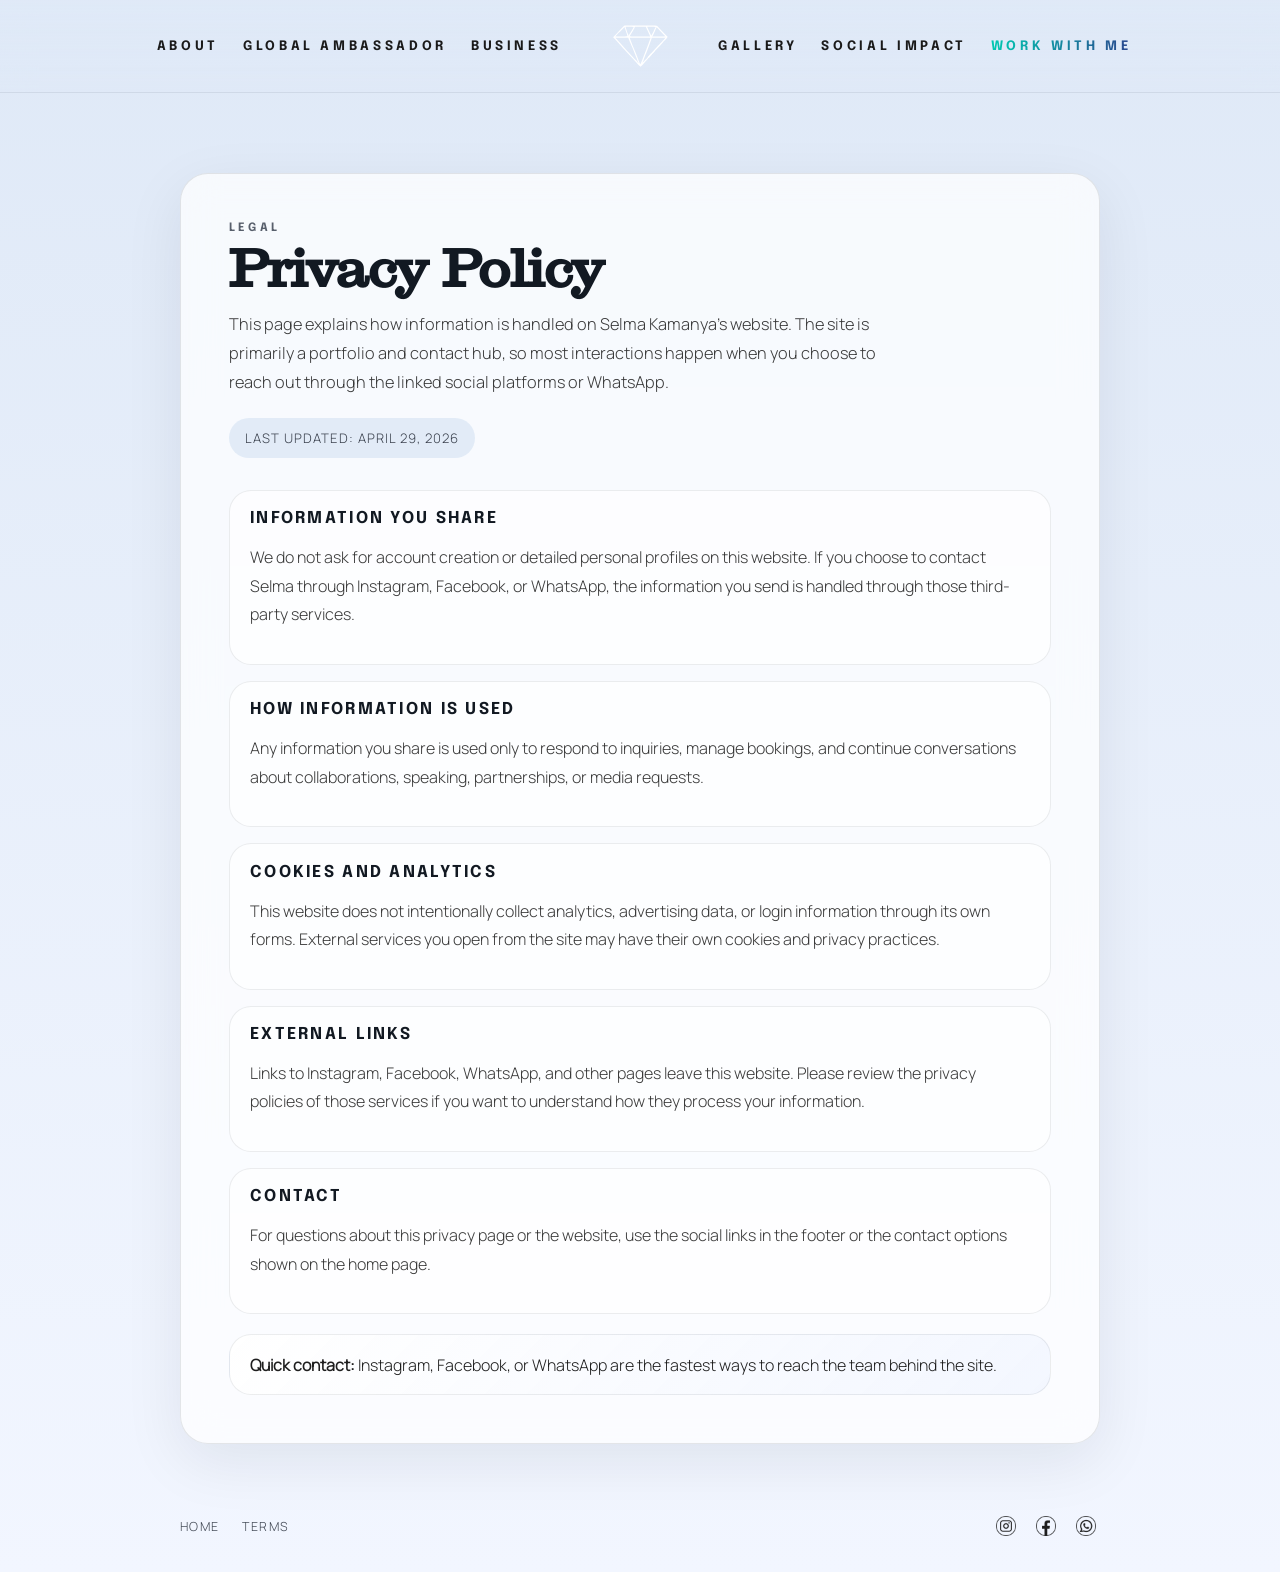
<file: pages/privacy.html>
<!doctype html>
<html lang="en">
  <head>
    <meta charset="UTF-8" />
    <meta name="viewport" content="width=device-width, initial-scale=1.0" />
    <meta name="description" content="Privacy policy for Selma Kamanya's website" />
    <title>Privacy Policy | Selma Kamanya</title>
    <link rel="icon" href="../assets/icons/favicon.ico" sizes="any" />
    <link rel="stylesheet" href="../styles/main.css" />
    <link rel="stylesheet" href="../styles/legal.css" />
  </head>
  <body class="legal-page">
    <div class="legal-page-shell">
      <header class="hero-header legal-header">
        <nav class="hero-nav hero-nav-left" aria-label="Primary">
          <a href="about.html">About</a>
          <a href="global-ambassador.html">Global Ambassador</a>
          <a href="business.html">Business</a>
        </nav>

        <a class="hero-logo" href="../index.html" aria-label="Selma Kamanya home">
          <img src="../assets/icons/Logo.svg" alt="Selma logo" />
        </a>

        <nav class="hero-nav hero-nav-right" aria-label="Secondary">
          <a href="gallery.html">Gallery</a>
          <a href="social-impact.html">Social Impact</a>
          <a class="work-link" href="work-with-me.html">Work With Me</a>
        </nav>
      </header>

      <main class="legal-hero">
        <article class="legal-card">
          <p class="legal-kicker">Legal</p>
          <h1 class="legal-title">Privacy Policy</h1>
          <p class="legal-intro">
            This page explains how information is handled on Selma Kamanya's website. The site is
            primarily a portfolio and contact hub, so most interactions happen when you choose to
            reach out through the linked social platforms or WhatsApp.
          </p>
          <div class="legal-meta">Last updated: April 29, 2026</div>

          <div class="legal-sections">
            <section class="legal-section">
              <h2>Information You Share</h2>
              <p>
                We do not ask for account creation or detailed personal profiles on this website.
                If you choose to contact Selma through Instagram, Facebook, or WhatsApp, the
                information you send is handled through those third-party services.
              </p>
            </section>

            <section class="legal-section">
              <h2>How Information Is Used</h2>
              <p>
                Any information you share is used only to respond to inquiries, manage bookings,
                and continue conversations about collaborations, speaking, partnerships, or media
                requests.
              </p>
            </section>

            <section class="legal-section">
              <h2>Cookies And Analytics</h2>
              <p>
                This website does not intentionally collect analytics, advertising data, or login
                information through its own forms. External services you open from the site may
                have their own cookies and privacy practices.
              </p>
            </section>

            <section class="legal-section">
              <h2>External Links</h2>
              <p>
                Links to Instagram, Facebook, WhatsApp, and other pages leave this website. Please
                review the privacy policies of those services if you want to understand how they
                process your information.
              </p>
            </section>

            <section class="legal-section">
              <h2>Contact</h2>
              <p>
                For questions about this privacy page or the website, use the social links in the
                footer or the contact options shown on the home page.
              </p>
            </section>
          </div>

          <div class="legal-contact">
            <strong>Quick contact:</strong> Instagram, Facebook, or WhatsApp are the fastest ways
            to reach the team behind the site.
          </div>
        </article>
      </main>

      <footer class="legal-footer">
        <div class="legal-footer__inner">
          <div class="legal-footer__links" aria-label="Footer links">
            <a href="../index.html">Home</a>
            <a href="terms.html">Terms</a>
          </div>
          <div class="legal-footer__socials" aria-label="Social links">
            <a href="https://www.instagram.com/selma_kamanya/" aria-label="Instagram" target="_blank" rel="noopener noreferrer"><img src="../assets/images/instagram.png" alt="" /></a>
            <a href="https://www.facebook.com/SELMACKAMANYA/" aria-label="Facebook" target="_blank" rel="noopener noreferrer"><img src="../assets/images/facebook.png" alt="" /></a>
            <a href="https://wa.me/0812330710" aria-label="WhatsApp" target="_blank" rel="noopener noreferrer"><img src="../assets/images/whatsapp.png" alt="" /></a>
          </div>
        </div>
      </footer>
    </div>

    <script src="../scripts/main.js"></script>
  </body>
</html>
</file>
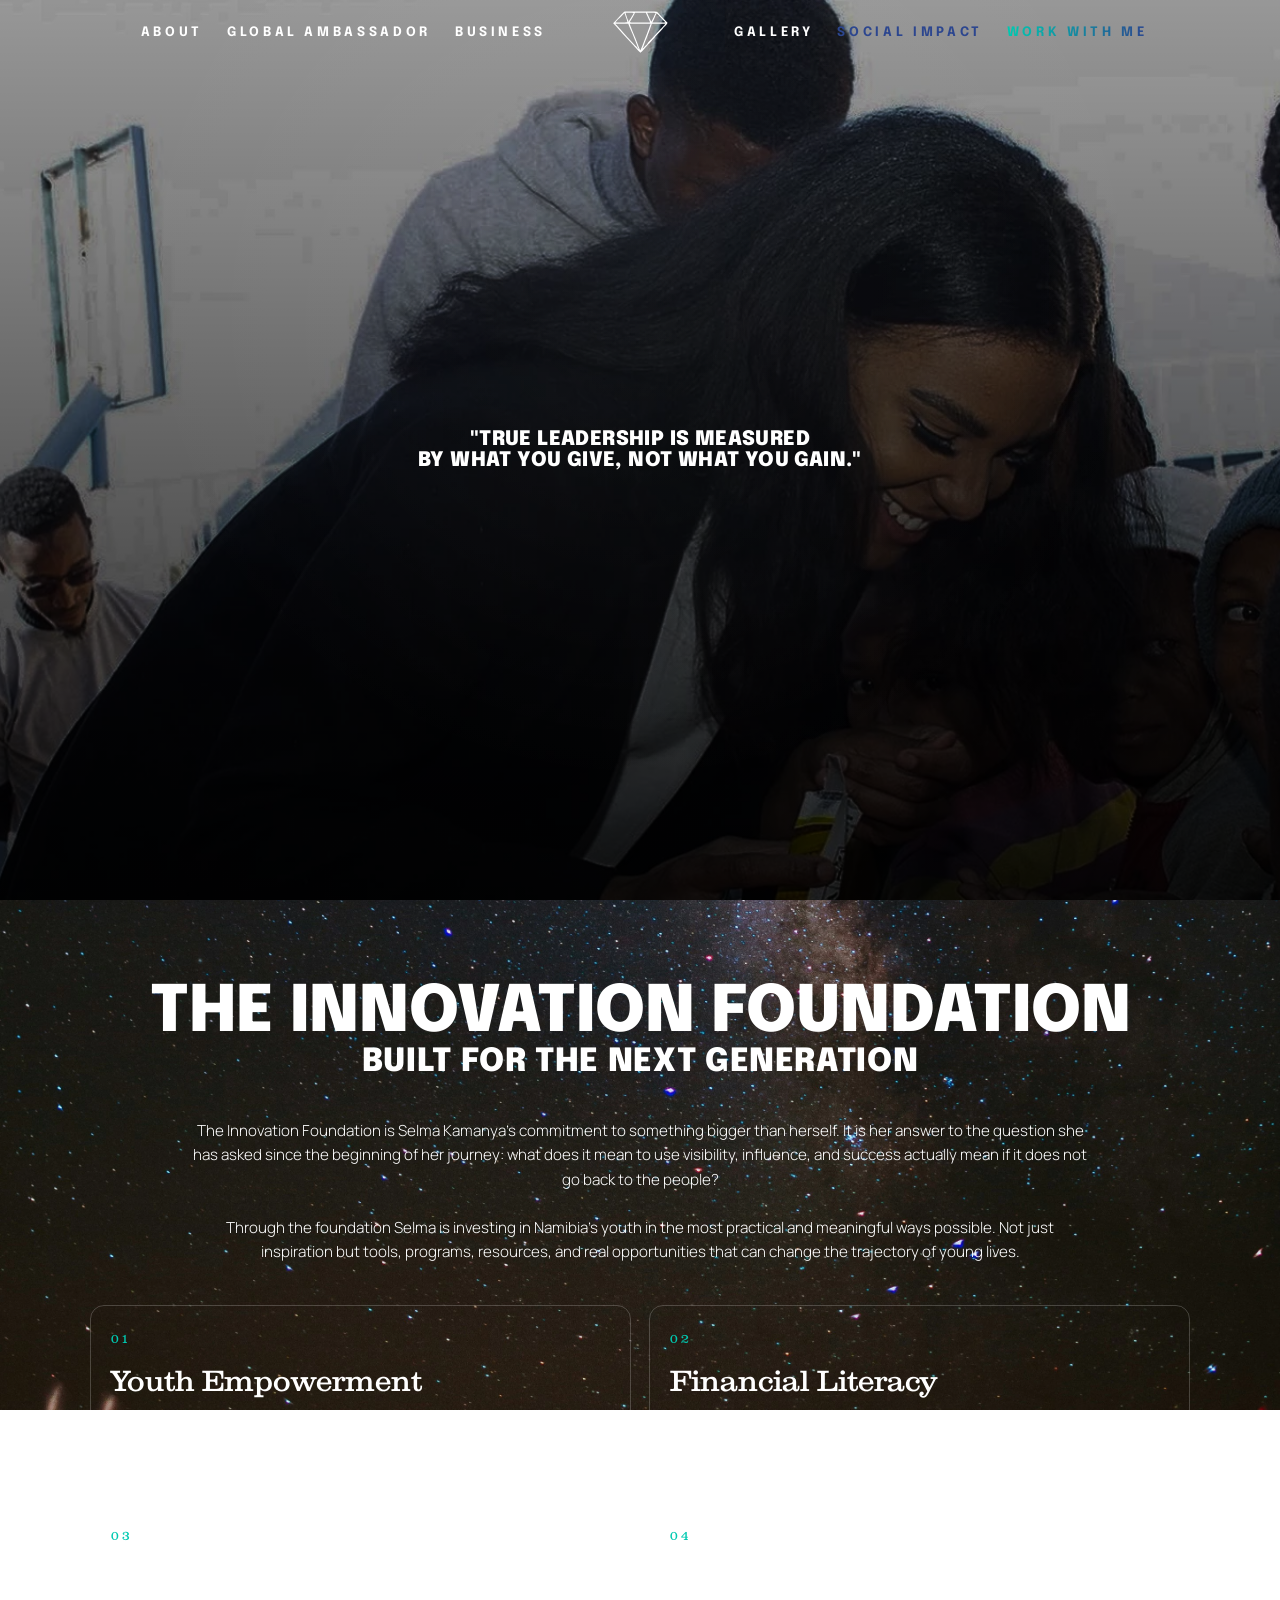
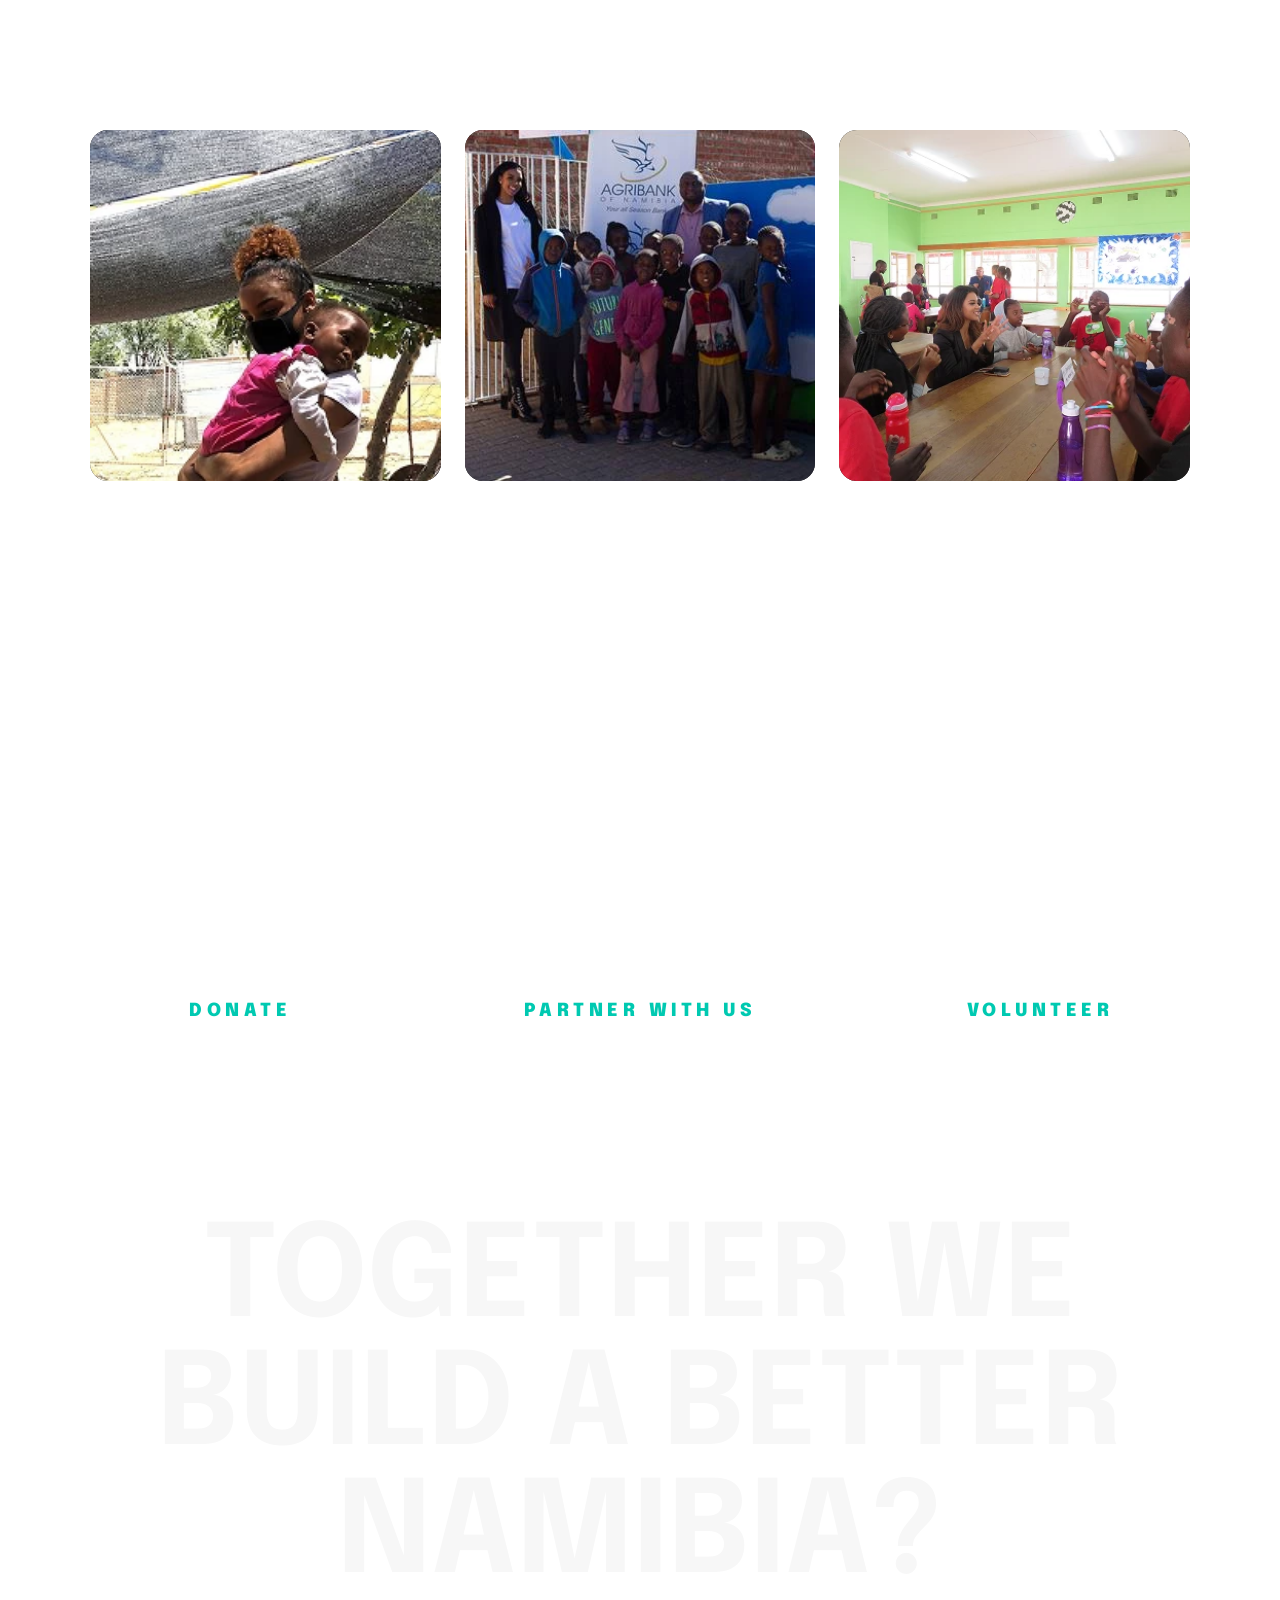
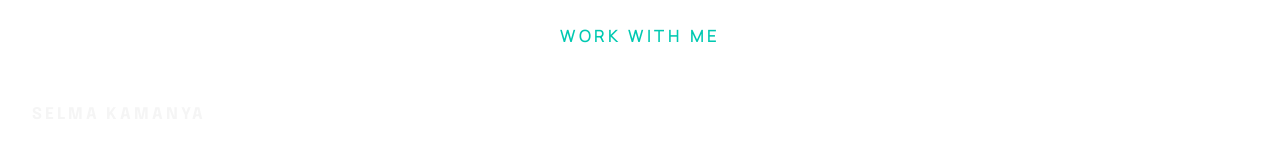
<file: pages/social-impact.html>
<!doctype html>
<html lang="en">
  <head>
    <meta charset="UTF-8" />
    <meta name="viewport" content="width=device-width, initial-scale=1.0" />
    <meta name="description" content="Social Impact | Selma Kamanya" />
    <title>Social Impact | Selma Kamanya</title>
    <link rel="icon" href="../assets/icons/favicon.ico" sizes="any" />
    <link rel="stylesheet" href="../styles/main.css" />
    <link rel="stylesheet" href="../styles/social-impact.css" />
  </head>
  <body class="social-impact-page">
    <main class="social-impact-shell">
      <header class="hero-header social-impact-header">
        <nav class="hero-nav hero-nav-left" aria-label="Primary">
          <a href="about.html">About</a>
          <a href="global-ambassador.html">Global Ambassador</a>
          <a href="business.html">Business</a>
        </nav>

        <a class="hero-logo" href="../index.html" aria-label="Selma Kamanya home">
          <img src="../assets/icons/Logo.svg" alt="Selma logo" />
        </a>

        <nav class="hero-nav hero-nav-right" aria-label="Secondary">
          <a href="gallery.html">Gallery</a>
          <a href="social-impact.html" aria-current="page">Social Impact</a>
          <a class="work-link" href="work-with-me.html">Work With Me</a>
        </nav>
      </header>

      <section class="social-impact-hero">
        <div class="social-impact-hero__overlay"></div>
        <div class="social-impact-hero__content">
          <div class="social-impact-quote">
            <p>"TRUE LEADERSHIP IS MEASURED<br />BY WHAT YOU GIVE, NOT WHAT YOU GAIN."</p>
          </div>
        </div>
      </section>

      <section class="social-values-section" aria-labelledby="social-values-heading">
        <div class="section-heading">
          <h2 id="social-values-heading">THE INNOVATION FOUNDATION</h2>
          <p>Built for the next generation</p>
        </div>

        <div class="social-values-description">
          <p>The Innovation Foundation is Selma Kamanya's commitment to something bigger than herself. It is her answer to the question she has asked since the beginning of her journey: what does it mean to use visibility, influence, and success actually mean if it does not go back to the people?</p>

          <p>Through the foundation Selma is investing in Namibia's youth in the most practical and meaningful ways possible. Not just inspiration but tools, programs, resources, and real opportunities that can change the trajectory of young lives.</p>
        </div>

        <div class="social-values-grid">
          <article class="social-value-card">
            <span>01</span>
            <h3>Youth Empowerment</h3>
            <p>Empowering young people with skills, mentorship, and opportunities to lead their communities and shape their futures.</p>
          </article>

          <article class="social-value-card">
            <span>02</span>
            <h3>Financial Literacy</h3>
            <p>Teaching communities the principles of financial independence and economic participation for sustainable growth.</p>
          </article>

          <article class="social-value-card">
            <span>03</span>
            <h3>Community Outreach</h3>
            <p>Creating meaningful connections and lasting impact through direct engagement with communities in need.</p>
          </article>

          <article class="social-value-card">
            <span>04</span>
            <h3>Long Term Vision</h3>
            <p>Building sustainable programs and initiatives that create generational change and lasting transformation.</p>
          </article>
        </div>

        <div class="social-impact-gallery">
          <figure><img src="../assets/images/Social1.webp" alt="Social impact moment" /></figure>
          <figure><img src="../assets/images/Social2.webp" alt="Community engagement" /></figure>
          <figure><img src="../assets/images/Social3.webp" alt="Impact initiative" /></figure>
        </div>
      </section>

      <section class="social-future">
        <div class="social-future__inner">
          <header class="social-future__heading">
            <h2>WHERE WE ARE GOING</h2>
            <p>The Innovation Foundation is still growing. The vision is long term and the work is ongoing. Selma's goal is to build a foundation that outlasts her public profile and institution that continues to invest in Namibian youth long after the cameras have moved on.

She is actively looking for partners, sponsors, and collaborators who share this vision. If you believe in what Namibia's next generation can become, there is a place for you in this work.</p>
          </header>

          <div class="social-future__cta">
            <h3>BE PART OF THE CHANGE</h3>

            <div class="social-future__grid">
              <a class="future-card" href="work-with-me.html">
                <span class="future-number">DONATE</span>
                <p>Support the foundation's programs and initiatives directly.</p>
              </a>

              <a class="future-card" href="work-with-me.html">
                <span class="future-number">PARTNER WITH US</span>
                <p>Bring your brand or organization into the work we are doing.</p>
              </a>

              <a class="future-card" href="work-with-me.html">
                <span class="future-number">VOLUNTEER</span>
                <p>Show up and give your time to something that matters.</p>
              </a>
            </div>
          </div>
        </div>
      </section>

      <section class="contact-banner" id="contact">
        <p>TOGETHER WE BUILD A BETTER NAMIBIA?</p>
        <a class="work-button" href="mailto:hello@selmakamanya.com">WORK WITH ME</a>
      </section>

      <footer class="about-footer">
        <div class="about-footer__brand">Selma Kamanya</div>

        <nav class="about-footer__links" aria-label="Footer links">
          <a href="about.html">About</a>
          <a href="global-ambassador.html">Global Ambassador</a>
          <a href="business.html">Business</a>
          <a href="gallery.html">Gallery</a>
          <a href="social-impact.html">Social Impact</a>
          <a href="work-with-me.html">Work With Me</a>
        </nav>

        <div class="about-footer__socials" aria-label="Social links">
          <a href="https://www.instagram.com/selma_kamanya/" aria-label="Instagram" target="_blank" rel="noopener noreferrer"><img src="../assets/images/instagram.png" alt="" /></a>
          <a href="https://www.facebook.com/SELMACKAMANYA/" aria-label="Facebook" target="_blank" rel="noopener noreferrer"><img src="../assets/images/facebook.png" alt="" /></a>
          <a href="https://wa.me/0812330710" aria-label="WhatsApp" target="_blank" rel="noopener noreferrer"><img src="../assets/images/whatsapp.png" alt="" /></a>
        </div>
      </footer>
    </main>

    <script src="../scripts/main.js"></script>
  </body>
</html>
</file>
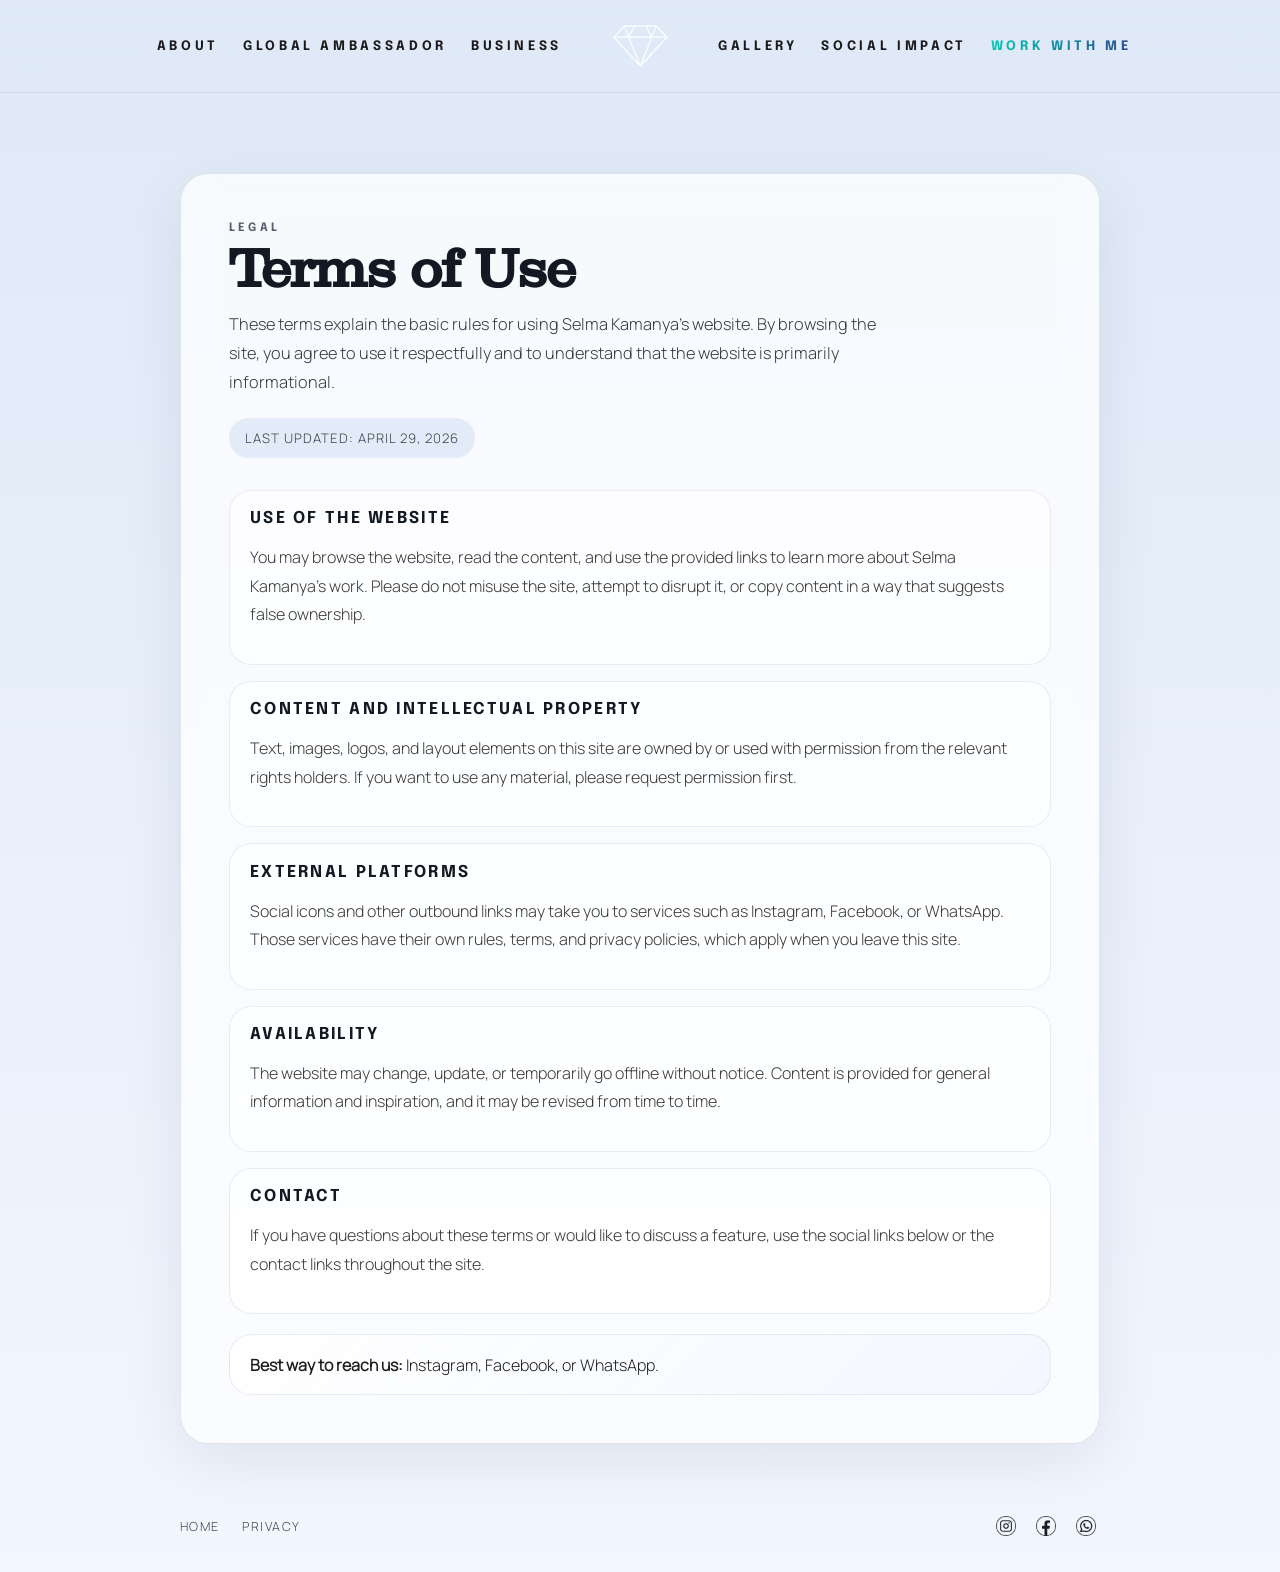
<file: pages/terms.html>
<!doctype html>
<html lang="en">
  <head>
    <meta charset="UTF-8" />
    <meta name="viewport" content="width=device-width, initial-scale=1.0" />
    <meta name="description" content="Terms of use for Selma Kamanya's website" />
    <title>Terms of Use | Selma Kamanya</title>
    <link rel="icon" href="../assets/icons/favicon.ico" sizes="any" />
    <link rel="stylesheet" href="../styles/main.css" />
    <link rel="stylesheet" href="../styles/legal.css" />
  </head>
  <body class="legal-page">
    <div class="legal-page-shell">
      <header class="hero-header legal-header">
        <nav class="hero-nav hero-nav-left" aria-label="Primary">
          <a href="about.html">About</a>
          <a href="global-ambassador.html">Global Ambassador</a>
          <a href="business.html">Business</a>
        </nav>

        <a class="hero-logo" href="../index.html" aria-label="Selma Kamanya home">
          <img src="../assets/icons/Logo.svg" alt="Selma logo" />
        </a>

        <nav class="hero-nav hero-nav-right" aria-label="Secondary">
          <a href="gallery.html">Gallery</a>
          <a href="social-impact.html">Social Impact</a>
          <a class="work-link" href="work-with-me.html">Work With Me</a>
        </nav>
      </header>

      <main class="legal-hero">
        <article class="legal-card">
          <p class="legal-kicker">Legal</p>
          <h1 class="legal-title">Terms of Use</h1>
          <p class="legal-intro">
            These terms explain the basic rules for using Selma Kamanya's website. By browsing the
            site, you agree to use it respectfully and to understand that the website is primarily
            informational.
          </p>
          <div class="legal-meta">Last updated: April 29, 2026</div>

          <div class="legal-sections">
            <section class="legal-section">
              <h2>Use Of The Website</h2>
              <p>
                You may browse the website, read the content, and use the provided links to learn
                more about Selma Kamanya's work. Please do not misuse the site, attempt to disrupt
                it, or copy content in a way that suggests false ownership.
              </p>
            </section>

            <section class="legal-section">
              <h2>Content And Intellectual Property</h2>
              <p>
                Text, images, logos, and layout elements on this site are owned by or used with
                permission from the relevant rights holders. If you want to use any material, please
                request permission first.
              </p>
            </section>

            <section class="legal-section">
              <h2>External Platforms</h2>
              <p>
                Social icons and other outbound links may take you to services such as Instagram,
                Facebook, or WhatsApp. Those services have their own rules, terms, and privacy
                policies, which apply when you leave this site.
              </p>
            </section>

            <section class="legal-section">
              <h2>Availability</h2>
              <p>
                The website may change, update, or temporarily go offline without notice. Content
                is provided for general information and inspiration, and it may be revised from
                time to time.
              </p>
            </section>

            <section class="legal-section">
              <h2>Contact</h2>
              <p>
                If you have questions about these terms or would like to discuss a feature, use the
                social links below or the contact links throughout the site.
              </p>
            </section>
          </div>

          <div class="legal-contact">
            <strong>Best way to reach us:</strong> Instagram, Facebook, or WhatsApp.
          </div>
        </article>
      </main>

      <footer class="legal-footer">
        <div class="legal-footer__inner">
          <div class="legal-footer__links" aria-label="Footer links">
            <a href="../index.html">Home</a>
            <a href="privacy.html">Privacy</a>
          </div>
          <div class="legal-footer__socials" aria-label="Social links">
            <a href="https://www.instagram.com/selma_kamanya/" aria-label="Instagram" target="_blank" rel="noopener noreferrer"><img src="../assets/images/instagram.png" alt="" /></a>
            <a href="https://www.facebook.com/SELMACKAMANYA/" aria-label="Facebook" target="_blank" rel="noopener noreferrer"><img src="../assets/images/facebook.png" alt="" /></a>
            <a href="https://wa.me/0812330710" aria-label="WhatsApp" target="_blank" rel="noopener noreferrer"><img src="../assets/images/whatsapp.png" alt="" /></a>
          </div>
        </div>
      </footer>
    </div>

    <script src="../scripts/main.js"></script>
  </body>
</html>
</file>
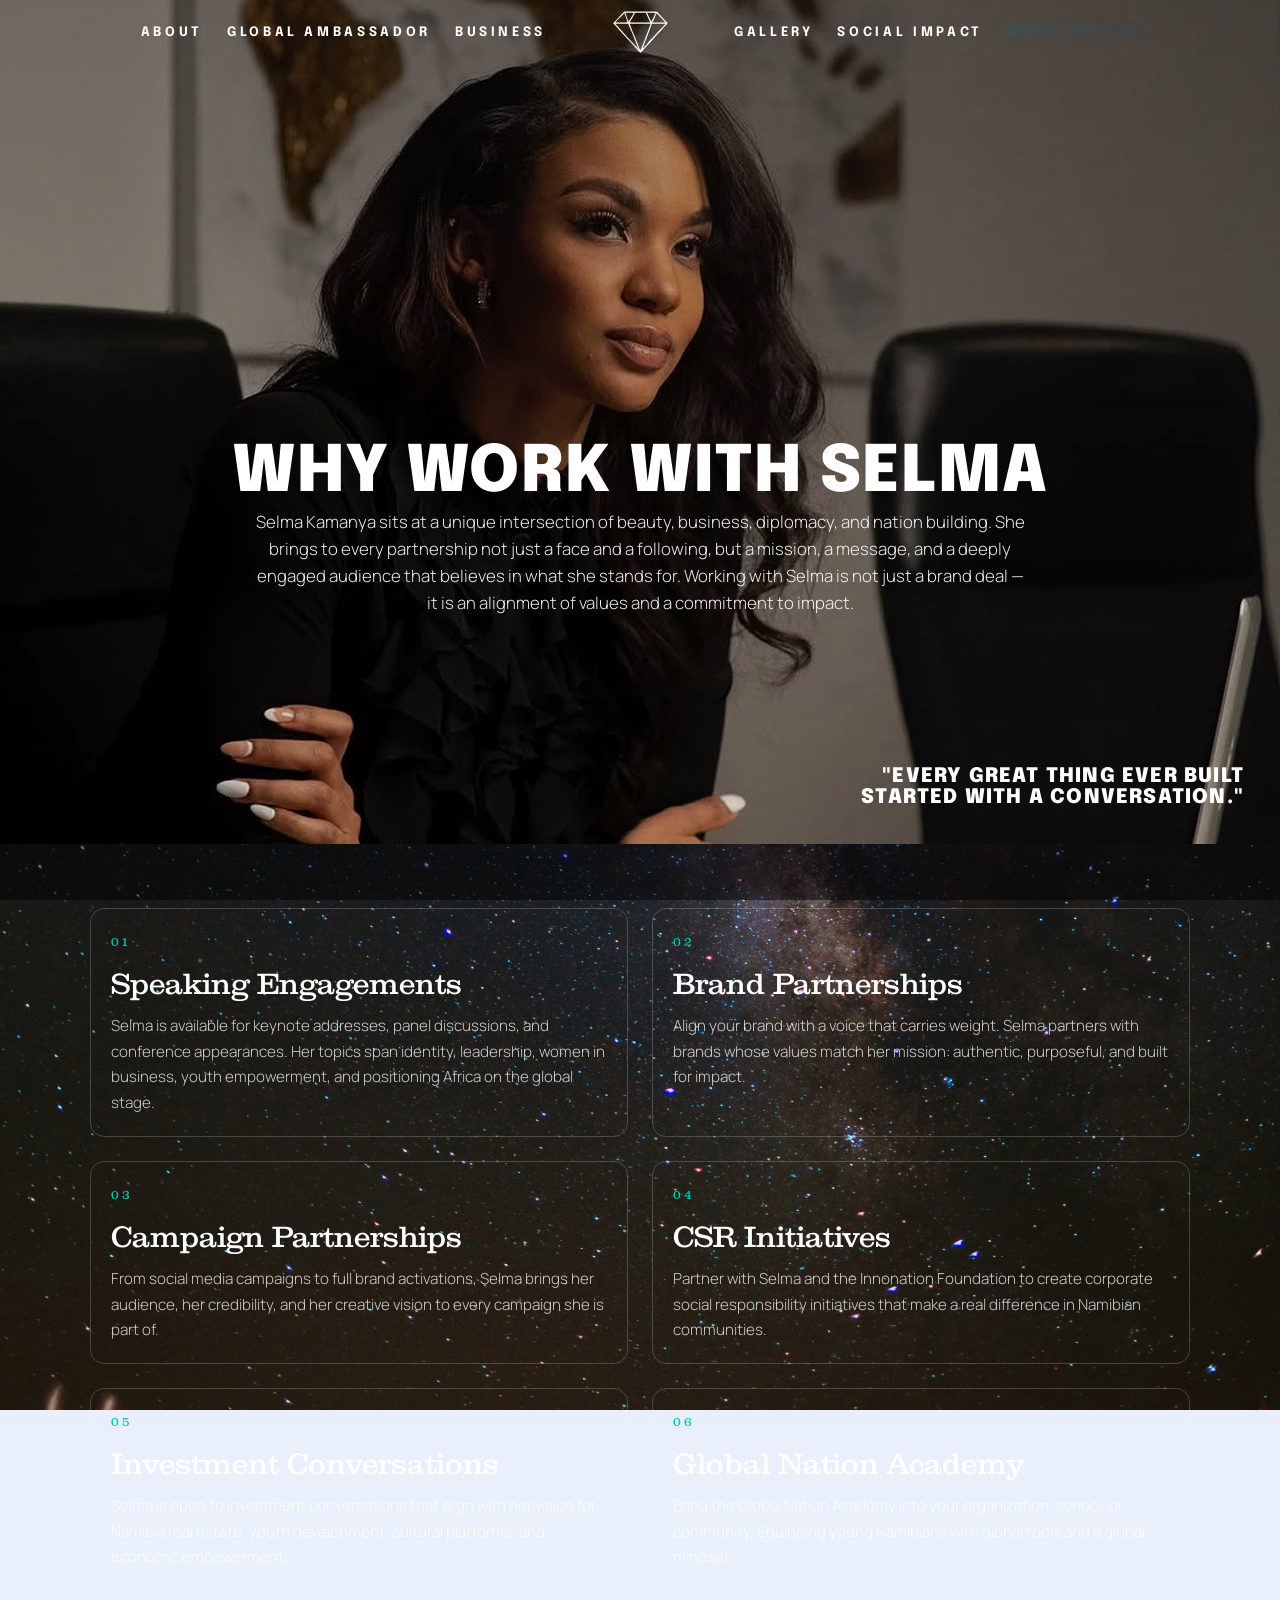
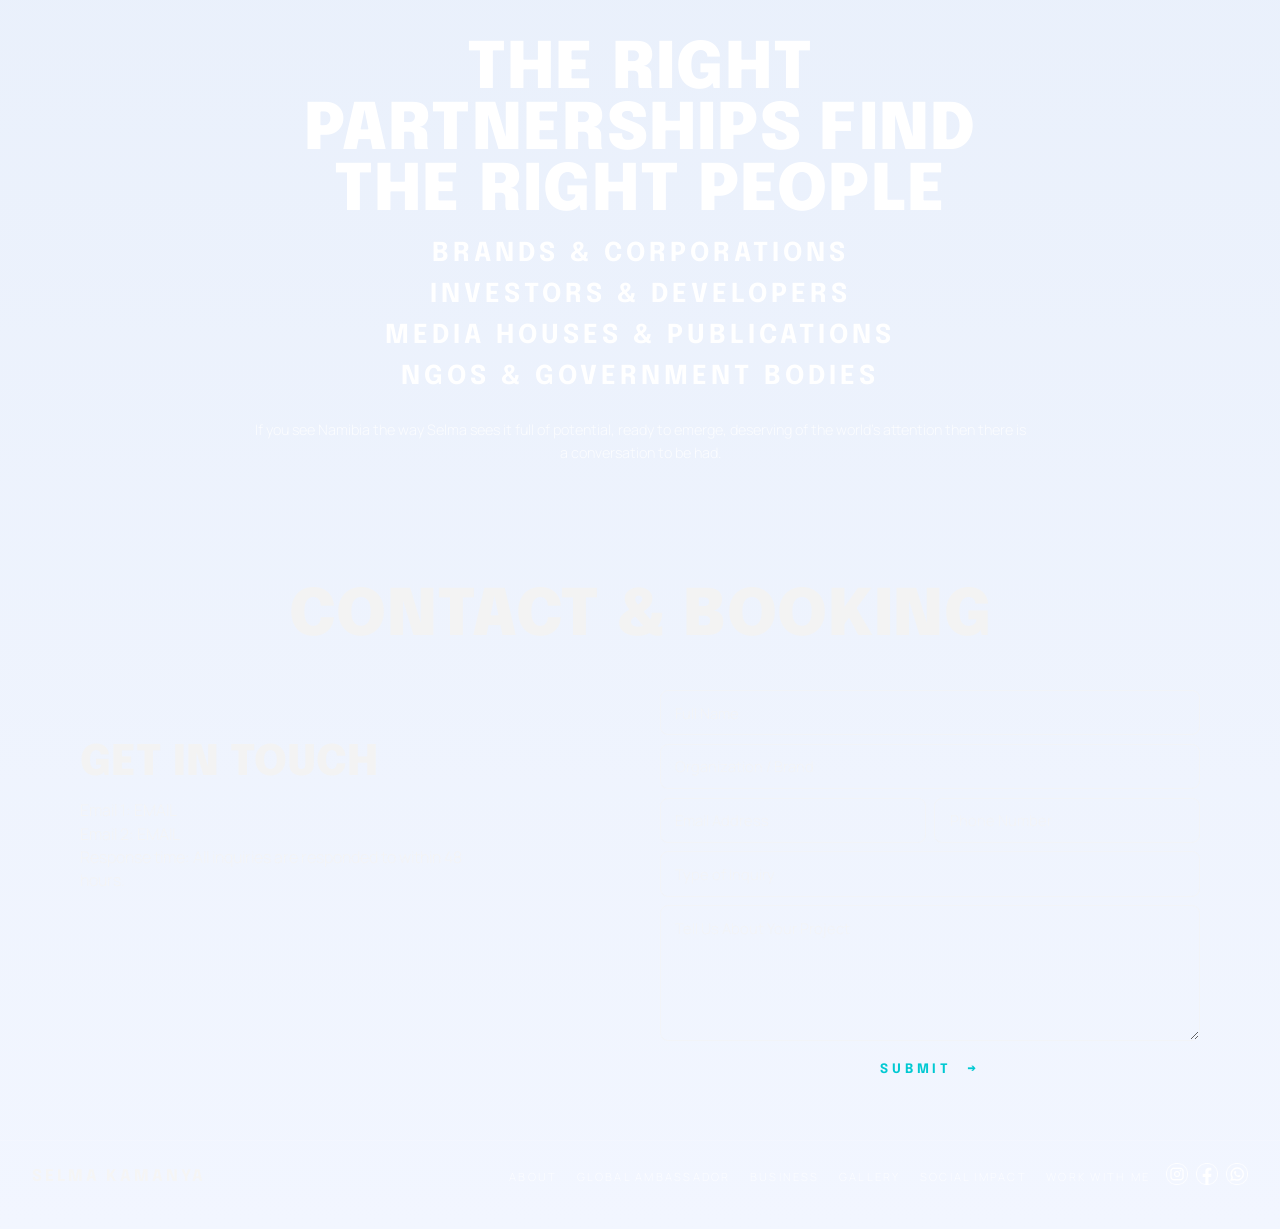
<file: pages/work-with-me.html>
<!doctype html>
<html lang="en">
  <head>
    <meta charset="UTF-8" />
    <meta name="viewport" content="width=device-width, initial-scale=1.0" />
    <meta name="description" content="Work With Me | Selma Kamanya" />
    <title>Work With Me | Selma Kamanya</title>
    <link rel="icon" href="../assets/icons/favicon.ico" sizes="any" />
    <link rel="stylesheet" href="../styles/main.css" />
    <link rel="stylesheet" href="../styles/work-with-me.css" />
  </head>
  <body class="work-with-me-page">
    <main class="work-shell">
      <header class="hero-header work-header">
        <nav class="hero-nav hero-nav-left" aria-label="Primary">
          <a href="about.html">About</a>
          <a href="global-ambassador.html">Global Ambassador</a>
          <a href="business.html">Business</a>
        </nav>

        <a class="hero-logo" href="../index.html" aria-label="Selma Kamanya home">
          <img src="../assets/icons/Logo.svg" alt="Selma logo" />
        </a>

        <nav class="hero-nav hero-nav-right" aria-label="Secondary">
          <a href="gallery.html">Gallery</a>
          <a href="social-impact.html">Social Impact</a>
          <a class="work-link" href="work-with-me.html" aria-current="page">Work With Me</a>
        </nav>
      </header>

      <section class="work-hero">
        <img class="work-hero__image" src="../assets/images/WorkWithMeImage.webp" alt="Work with Selma" />
        <div class="work-hero__overlay"></div>
        <div class="work-hero__content">
          <h1>WHY WORK WITH SELMA</h1>
          <p>Selma Kamanya sits at a unique intersection of beauty, business, diplomacy, and nation building. She brings to every partnership not just a face and a following, but a mission, a message, and a deeply engaged audience that believes in what she stands for. Working with Selma is not just a brand deal — it is an alignment of values and a commitment to impact.</p>
        </div>

        <div class="work-hero__quote">"EVERY GREAT THING EVER BUILT STARTED WITH A CONVERSATION."</div>
      </section>

      <section class="work-partnerships">
        <div class="partnerships-grid">
          <div class="partnership-card">
            <span>01</span>
            <h3>Speaking Engagements</h3>
            <p>Selma is available for keynote addresses, panel discussions, and conference appearances. Her topics span identity, leadership, women in business, youth empowerment, and positioning Africa on the global stage.</p>
          </div>

          <div class="partnership-card">
            <span>02</span>
            <h3>Brand Partnerships</h3>
            <p>Align your brand with a voice that carries weight. Selma partners with brands whose values match her mission: authentic, purposeful, and built for impact.</p>
          </div>

          <div class="partnership-card">
            <span>03</span>
            <h3>Campaign Partnerships</h3>
            <p>From social media campaigns to full brand activations, Selma brings her audience, her credibility, and her creative vision to every campaign she is part of.</p>
          </div>

          <div class="partnership-card">
            <span>04</span>
            <h3>CSR Initiatives</h3>
            <p>Partner with Selma and the Innonation Foundation to create corporate social responsibility initiatives that make a real difference in Namibian communities.</p>
          </div>

          <div class="partnership-card">
            <span>05</span>
            <h3>Investment Conversations</h3>
            <p>Selma is open to investment conversations that align with her vision for Namibia real estate, youth development, cultural platforms, and economic empowerment.</p>
          </div>

          <div class="partnership-card">
            <span>06</span>
            <h3>Global Nation Academy</h3>
            <p>Bring the Global Nation Academy into your organization, school, or community. Equipping young Namibians with global tools and a global mindset.</p>
          </div>
        </div>

        <div class="partnerships-footer">
          <h2>THE RIGHT PARTNERSHIPS FIND THE RIGHT PEOPLE</h2>

          <div class="partnerships-categories">
            <span>BRANDS & CORPORATIONS</span>
            <span>INVESTORS & DEVELOPERS</span>
            <span>MEDIA HOUSES & PUBLICATIONS</span>
            <span>NGOS & GOVERNMENT BODIES</span>
          </div>

          <p>If you see Namibia the way Selma sees it full of potential, ready to emerge, deserving of the world's attention then there is a conversation to be had.</p>
        </div>
      </section>

      <section class="work-contact-booking" aria-labelledby="contact-booking-title">
        <div class="work-contact-booking__inner">
          <h2 id="contact-booking-title">CONTACT &amp; BOOKING</h2>

          <div class="work-contact-booking__grid">
            <div class="work-contact-booking__info">
              <h3>GET IN TOUCH</h3>
              <p>Email 1: EMAIL</p>
              <p>Email 2: EMAIL</p>
              <p>Response time: All inquiries are responded to within 48 hours.</p>
            </div>

            <form class="work-contact-booking__form" action="#" method="post">
              <input type="text" name="fullName" placeholder="Full Name" />
              <input type="text" name="organization" placeholder="Organization / Brand" />

              <div class="work-contact-booking__row">
                <input type="email" name="email" placeholder="Email Address" />
                <input type="tel" name="phone" placeholder="Phone Number" />
              </div>

              <input type="text" name="inquiryType" placeholder="Type of Inquiry" />
              <textarea name="projectDetails" rows="5" placeholder="Tell Us About Your Project"></textarea>

              <button type="submit">SUBMIT <span aria-hidden="true">→</span></button>
            </form>
          </div>
        </div>
      </section>

      <footer class="about-footer">
        <div class="about-footer__brand">Selma Kamanya</div>

        <nav class="about-footer__links" aria-label="Footer links">
          <a href="about.html">About</a>
          <a href="global-ambassador.html">Global Ambassador</a>
          <a href="business.html">Business</a>
          <a href="gallery.html">Gallery</a>
          <a href="social-impact.html">Social Impact</a>
          <a href="work-with-me.html">Work With Me</a>
        </nav>

        <div class="about-footer__socials" aria-label="Social links">
          <a href="https://www.instagram.com/selma_kamanya/" aria-label="Instagram" target="_blank" rel="noopener noreferrer"><img src="../assets/images/instagram.png" alt="" /></a>
          <a href="https://www.facebook.com/SELMACKAMANYA/" aria-label="Facebook" target="_blank" rel="noopener noreferrer"><img src="../assets/images/facebook.png" alt="" /></a>
          <a href="https://wa.me/0812330710" aria-label="WhatsApp" target="_blank" rel="noopener noreferrer"><img src="../assets/images/whatsapp.png" alt="" /></a>
        </div>
      </footer>
    </main>

    <script src="../scripts/main.js"></script>
  </body>
</html>
</file>
<file: styles/main.css>
@import url("theme.css");

@font-face {
  font-family: "Epilogue";
  src: url("../assets/fonts/EpilogueBold.ttf") format("truetype");
  font-style: normal;
  font-weight: 700;
  font-display: swap;
}

@font-face {
  font-family: "Epilogue";
  src: url("../assets/fonts/EpilogueBlack.ttf") format("truetype");
  font-style: normal;
  font-weight: 900;
  font-display: swap;
}

@font-face {
  font-family: "Manrope";
  src: url("../assets/fonts/ManropeLight.ttf") format("truetype");
  font-style: normal;
  font-weight: 300;
  font-display: swap;
}

@font-face {
  font-family: "Clarendon";
  src: url("../assets/fonts/Clarendon.otf") format("opentype");
  font-style: normal;
  font-weight: 400;
  font-display: swap;
}

* {
  box-sizing: border-box;
}

html,
body {
  min-height: 100%;
}

body {
  margin: 0;
  font-family: "Manrope", "Segoe UI", Tahoma, Geneva, Verdana, sans-serif;
  color: var(--text);
  background: linear-gradient(180deg, var(--bg) 0%, var(--bg-soft) 100%);
  cursor: url("data:image/svg+xml;charset=utf-8,%3Csvg xmlns='http://www.w3.org/2000/svg' width='32' height='32' viewBox='28 28 62 48'%3E%3Crect width='32' height='32' fill='none'/%3E%3Cg transform='translate(59 52) rotate(180) translate(-59 -52)'%3E%3Cpath d='M31.2335 42.8405C34.9657 39.1528 38.8538 34.6232 42.5893 30.9725C42.9688 30.6015 56.5695 30.7888 57.9495 30.7871C61.8694 30.7664 65.7895 30.7715 69.7095 30.8025C71.1992 30.8116 75.3623 30.7189 76.5838 31.0924C78.729 33.625 81.1455 35.9927 83.3931 38.437C84.7092 39.8683 85.983 41.2571 87.4456 42.5438C87.004 44.2642 83.6932 47.1688 82.4247 48.5956C80.4681 50.7964 78.4837 53.0448 76.3268 55.0522C75.8775 55.4702 75.4719 55.9629 75.0188 56.365C74.2453 57.5186 72.8141 58.9702 71.8415 60.0257L67.9747 64.2764L67.8343 64.4769C66.4945 65.8744 60.5405 73.1637 59.402 73.3899C58.0159 72.5205 53.3309 66.8933 51.987 65.4985C51.1474 64.6271 49.4396 62.8713 48.5796 61.9409C43.559 56.5759 38.6354 51.1194 33.8113 45.5743C32.9779 44.6332 32.079 43.8196 31.2335 42.8405ZM66.1831 64.6738C67.4367 62.4631 68.9195 61.1767 70.5732 59.3699L78.3768 51.0521C79.4287 49.9382 85.2269 44.4021 85.354 43.2228L85.2519 43.1162C85.1157 43.1858 84.517 43.4974 84.4033 43.4866C83.6621 43.4159 82.9889 43.3754 82.2413 43.3941C78.6161 43.4843 74.8747 43.5849 71.2526 43.4775C69.6249 48.3158 67.8687 53.1095 65.9862 57.8531C64.8773 60.6929 63.5919 63.4468 62.7169 66.3757C62.5542 66.9201 61.3661 69.0756 61.4782 69.4301C61.9083 69.3668 64.5566 66.3153 65.1509 65.8157C65.3243 65.6699 65.9797 64.7963 66.1831 64.6738ZM62.4068 63.5393C62.9735 62.3219 63.4015 61.0938 63.886 59.8444C65.2273 56.3866 66.5913 52.8412 67.8441 49.3509L69.1236 45.881C69.3836 45.1538 69.6755 44.1615 70.0114 43.4962L53.1428 43.4547C52.0945 43.4423 49.1026 43.5893 48.2975 43.4376C48.2575 43.829 48.3873 43.7321 48.5272 44.0852C48.7833 44.7316 48.9909 45.4093 49.2425 46.0606C49.8648 47.6594 50.4993 49.2533 51.1457 50.8423C53.4161 56.4314 55.9812 61.8905 57.8611 67.6392C58.2066 68.6958 58.8086 69.8165 59.1994 70.9078L59.2413 70.8428C59.334 70.7006 59.5598 70.4966 59.6211 70.3674C60.3175 68.8996 61.0366 67.3211 61.6268 65.8121C61.9171 65.0697 62.1079 64.2498 62.4068 63.5393ZM57.4435 69.4128C56.2321 67.2478 56.3444 66.7171 55.5154 64.6368L51.2092 53.935C50.4157 51.9659 49.4809 50.0268 48.7185 48.0346C48.1177 46.4646 47.3549 45.0791 46.8726 43.4574C42.9286 43.3353 38.6083 43.5809 34.6263 43.5596C34.139 43.557 33.8111 43.3914 33.5139 43.3869C33.8124 43.8642 34.3612 44.3484 34.7412 44.7994C35.9327 46.2138 37.2379 47.5457 38.4628 48.9182C43.1583 54.2179 47.9366 59.4426 52.7959 64.5903C53.5671 65.4045 54.3349 66.1646 55.1572 66.9275C55.7551 67.4821 56.6767 69.0293 57.2485 69.4749C57.406 69.4759 57.3472 69.5076 57.4435 69.4128ZM48.2532 41.9752C49.6871 42.2092 53.0039 42.129 54.5868 42.1388C57.7297 42.1581 61.0217 42.2184 64.1532 42.1543C64.9393 42.1463 69.04 42.2229 69.3915 41.8772C69.3378 41.0359 68.5925 39.936 68.2915 39.215C67.7063 37.8133 65.3353 33.4246 65.0895 32.2189C64.5098 32.0988 62.2319 32.1517 61.4898 32.1518L53.8314 32.1674C53.4711 32.6999 53.3068 33.2916 53.0071 33.8493C51.528 36.6011 49.7331 39.2221 48.2532 41.9752ZM71.6882 42.1515C74.5963 42.2006 77.5051 42.1871 80.4127 42.1109C81.9829 42.1097 83.681 42.1913 85.2016 41.8807C82.3593 39.5483 79.8398 36.3825 77.2727 33.7363C76.9136 33.3662 76.5306 33.0345 76.2518 32.5973C75.6741 33.3258 75.3454 34.3502 74.9638 35.1979C74.0646 37.1958 72.9524 40.3958 71.6882 42.1515ZM44.0972 32.0717C44.2399 33.452 46.2761 39.2711 47.0375 40.3719C46.9509 40.8442 46.8713 41.2831 46.7557 41.7509C47.2533 40.92 48.6073 39.0895 48.9061 38.4904C50.4325 36.1511 51.3066 34.7793 52.4922 32.2451C50.2968 32.0794 46.3509 32.0721 44.0972 32.0717ZM36.5093 42.246C38.1871 42.1656 39.8663 42.118 41.5459 42.1034C42.588 42.0988 44.98 42.1617 45.8707 41.9877C46.4178 41.1156 43.8749 35.6819 43.7039 34.5233C43.6321 34.037 43.0924 33.2064 43.0433 32.5156L42.9455 32.4089C41.817 34.134 33.8723 40.9243 33.6949 42.1438L33.7856 42.2543C34.1195 42.1313 34.3445 42.0215 34.664 41.8621C35.0528 42.288 34.8302 42.1966 35.5528 42.2528C35.8198 42.2735 36.2306 42.2517 36.5093 42.246ZM72.3039 38.4018C72.9754 37.0853 73.5195 35.8123 74.09 34.4578C74.3667 33.8007 74.9475 32.9066 75.1751 32.2703C72.4666 32.0264 69.1049 32.1705 66.3479 32.1371C67.1385 34.0773 67.992 35.9908 68.9071 37.8747C69.3498 38.7855 70.2409 40.4522 70.5659 41.31C71.125 40.3183 71.8935 39.3643 72.3039 38.4018Z' fill='%23ffffff'/%3E%3Cpath d='M66.1831 64.6738C67.4368 62.4631 68.9196 61.1767 70.5733 59.3699C70.86 59.6502 70.9888 59.941 71.1739 60.2936C70.137 61.2395 68.2209 62.9235 67.9747 64.2764L67.8343 64.4769L67.823 64.3981C67.7409 63.7848 68.0168 63.6548 67.8569 63.299L67.7009 63.2265C67.0193 63.4826 66.7153 64.4066 66.1831 64.6738Z' fill='%23ffffff'/%3E%3Cpath d='M71.1739 60.2936C71.8573 59.608 74.4896 56.6857 75.0188 56.365C74.2453 57.5186 72.8141 58.9702 71.8415 60.0257L67.9747 64.2764C68.2209 62.9235 70.137 61.2395 71.1739 60.2936Z' fill='%23ffffff'/%3E%3C/g%3E%3C/svg%3E") 16 16, auto;
}

a,
button,
input[type="button"],
input[type="submit"],
textarea {
  cursor: url("data:image/svg+xml;charset=utf-8,%3Csvg xmlns='http://www.w3.org/2000/svg' width='32' height='32' viewBox='28 28 62 48'%3E%3Crect width='32' height='32' fill='none'/%3E%3Cg transform='translate(59 52) rotate(180) translate(-59 -52)'%3E%3Cpath d='M31.2335 42.8405C34.9657 39.1528 38.8538 34.6232 42.5893 30.9725C42.9688 30.6015 56.5695 30.7888 57.9495 30.7871C61.8694 30.7664 65.7895 30.7715 69.7095 30.8025C71.1992 30.8116 75.3623 30.7189 76.5838 31.0924C78.729 33.625 81.1455 35.9927 83.3931 38.437C84.7092 39.8683 85.983 41.2571 87.4456 42.5438C87.004 44.2642 83.6932 47.1688 82.4247 48.5956C80.4681 50.7964 78.4837 53.0448 76.3268 55.0522C75.8775 55.4702 75.4719 55.9629 75.0188 56.365C74.2453 57.5186 72.8141 58.9702 71.8415 60.0257L67.9747 64.2764L67.8343 64.4769C66.4945 65.8744 60.5405 73.1637 59.402 73.3899C58.0159 72.5205 53.3309 66.8933 51.987 65.4985C51.1474 64.6271 49.4396 62.8713 48.5796 61.9409C43.559 56.5759 38.6354 51.1194 33.8113 45.5743C32.9779 44.6332 32.079 43.8196 31.2335 42.8405ZM66.1831 64.6738C67.4367 62.4631 68.9195 61.1767 70.5732 59.3699L78.3768 51.0521C79.4287 49.9382 85.2269 44.4021 85.354 43.2228L85.2519 43.1162C85.1157 43.1858 84.517 43.4974 84.4033 43.4866C83.6621 43.4159 82.9889 43.3754 82.2413 43.3941C78.6161 43.4843 74.8747 43.5849 71.2526 43.4775C69.6249 48.3158 67.8687 53.1095 65.9862 57.8531C64.8773 60.6929 63.5919 63.4468 62.7169 66.3757C62.5542 66.9201 61.3661 69.0756 61.4782 69.4301C61.9083 69.3668 64.5566 66.3153 65.1509 65.8157C65.3243 65.6699 65.9797 64.7963 66.1831 64.6738ZM62.4068 63.5393C62.9735 62.3219 63.4015 61.0938 63.886 59.8444C65.2273 56.3866 66.5913 52.8412 67.8441 49.3509L69.1236 45.881C69.3836 45.1538 69.6755 44.1615 70.0114 43.4962L53.1428 43.4547C52.0945 43.4423 49.1026 43.5893 48.2975 43.4376C48.2575 43.829 48.3873 43.7321 48.5272 44.0852C48.7833 44.7316 48.9909 45.4093 49.2425 46.0606C49.8648 47.6594 50.4993 49.2533 51.1457 50.8423C53.4161 56.4314 55.9812 61.8905 57.8611 67.6392C58.2066 68.6958 58.8086 69.8165 59.1994 70.9078L59.2413 70.8428C59.334 70.7006 59.5598 70.4966 59.6211 70.3674C60.3175 68.8996 61.0366 67.3211 61.6268 65.8121C61.9171 65.0697 62.1079 64.2498 62.4068 63.5393ZM57.4435 69.4128C56.2321 67.2478 56.3444 66.7171 55.5154 64.6368L51.2092 53.935C50.4157 51.9659 49.4809 50.0268 48.7185 48.0346C48.1177 46.4646 47.3549 45.0791 46.8726 43.4574C42.9286 43.3353 38.6083 43.5809 34.6263 43.5596C34.139 43.557 33.8111 43.3914 33.5139 43.3869C33.8124 43.8642 34.3612 44.3484 34.7412 44.7994C35.9327 46.2138 37.2379 47.5457 38.4628 48.9182C43.1583 54.2179 47.9366 59.4426 52.7959 64.5903C53.5671 65.4045 54.3349 66.1646 55.1572 66.9275C55.7551 67.4821 56.6767 69.0293 57.2485 69.4749C57.406 69.4759 57.3472 69.5076 57.4435 69.4128ZM48.2532 41.9752C49.6871 42.2092 53.0039 42.129 54.5868 42.1388C57.7297 42.1581 61.0217 42.2184 64.1532 42.1543C64.9393 42.1463 69.04 42.2229 69.3915 41.8772C69.3378 41.0359 68.5925 39.936 68.2915 39.215C67.7063 37.8133 65.3353 33.4246 65.0895 32.2189C64.5098 32.0988 62.2319 32.1517 61.4898 32.1518L53.8314 32.1674C53.4711 32.6999 53.3068 33.2916 53.0071 33.8493C51.528 36.6011 49.7331 39.2221 48.2532 41.9752ZM71.6882 42.1515C74.5963 42.2006 77.5051 42.1871 80.4127 42.1109C81.9829 42.1097 83.681 42.1913 85.2016 41.8807C82.3593 39.5483 79.8398 36.3825 77.2727 33.7363C76.9136 33.3662 76.5306 33.0345 76.2518 32.5973C75.6741 33.3258 75.3454 34.3502 74.9638 35.1979C74.0646 37.1958 72.9524 40.3958 71.6882 42.1515ZM44.0972 32.0717C44.2399 33.452 46.2761 39.2711 47.0375 40.3719C46.9509 40.8442 46.8713 41.2831 46.7557 41.7509C47.2533 40.92 48.6073 39.0895 48.9061 38.4904C50.4325 36.1511 51.3066 34.7793 52.4922 32.2451C50.2968 32.0794 46.3509 32.0721 44.0972 32.0717ZM36.5093 42.246C38.1871 42.1656 39.8663 42.118 41.5459 42.1034C42.588 42.0988 44.98 42.1617 45.8707 41.9877C46.4178 41.1156 43.8749 35.6819 43.7039 34.5233C43.6321 34.037 43.0924 33.2064 43.0433 32.5156L42.9455 32.4089C41.817 34.134 33.8723 40.9243 33.6949 42.1438L33.7856 42.2543C34.1195 42.1313 34.3445 42.0215 34.664 41.8621C35.0528 42.288 34.8302 42.1966 35.5528 42.2528C35.8198 42.2735 36.2306 42.2517 36.5093 42.246ZM72.3039 38.4018C72.9754 37.0853 73.5195 35.8123 74.09 34.4578C74.3667 33.8007 74.9475 32.9066 75.1751 32.2703C72.4666 32.0264 69.1049 32.1705 66.3479 32.1371C67.1385 34.0773 67.992 35.9908 68.9071 37.8747C69.3498 38.7855 70.2409 40.4522 70.5659 41.31C71.125 40.3183 71.8935 39.3643 72.3039 38.4018Z' fill='%23ffffff'/%3E%3Cpath d='M66.1831 64.6738C67.4368 62.4631 68.9196 61.1767 70.5733 59.3699C70.86 59.6502 70.9888 59.941 71.1739 60.2936C70.137 61.2395 68.2209 62.9235 67.9747 64.2764L67.8343 64.4769L67.823 64.3981C67.7409 63.7848 68.0168 63.6548 67.8569 63.299L67.7009 63.2265C67.0193 63.4826 66.7153 64.4066 66.1831 64.6738Z' fill='%23ffffff'/%3E%3Cpath d='M71.1739 60.2936C71.8573 59.608 74.4896 56.6857 75.0188 56.365C74.2453 57.5186 72.8141 58.9702 71.8415 60.0257L67.9747 64.2764C68.2209 62.9235 70.137 61.2395 71.1739 60.2936Z' fill='%23ffffff'/%3E%3C/g%3E%3C/svg%3E") 16 16, auto;
}

/* Smooth transition when navigating between internal pages */
body.page-is-leaving {
  opacity: 0;
  transform: translateY(10px);
  transition:
    opacity 220ms ease,
    transform 220ms ease;
}

/* Shared scroll reveal animation used across content pages */
.reveal-item {
  opacity: 0;
  transform: translateY(28px);
  transition:
    opacity 700ms ease,
    transform 700ms ease;
  transition-delay: var(--reveal-delay, 0ms);
  will-change: opacity, transform;
}

.reveal-item.is-visible {
  opacity: 1;
  transform: translateY(0);
}

@media (prefers-reduced-motion: reduce) {
  body.page-is-leaving {
    opacity: 1;
    transform: none;
    transition: none;
  }

  .reveal-item {
    opacity: 1;
    transform: none;
    transition: none;
  }
}

.home-page {
  overflow-x: hidden;
  overflow-y: auto;
}

body.home-page .hero {
  opacity: 1;
  transition: opacity 560ms ease;
}

body.home-page.home-loading .hero {
  opacity: 0;
}

body.home-page .home-intro {
  position: fixed;
  inset: 0;
  z-index: 9999;
  background: #ffffff;
  opacity: 1;
  transition: opacity 640ms ease;
}

body.home-page .home-intro__logo-wrap {
  position: absolute;
  left: 50%;
  top: 50%;
  transform: translate(-50%, -50%) translate(0, 0) scale(1);
  transform-origin: center;
  transition: transform 900ms cubic-bezier(0.2, 0.8, 0.2, 1);
  will-change: transform;
}

body.home-page .home-intro__logo {
  width: 84px;
  height: 84px;
  display: block;
  filter: brightness(0) saturate(100%);
}

body.home-page .home-intro.is-animating {
  opacity: 0;
}

body.home-page .home-intro.is-animating .home-intro__logo-wrap {
  transform: translate(-50%, -50%) translate(var(--intro-dx, 0px), var(--intro-dy, 0px)) scale(var(--intro-scale, 1));
}

@media (prefers-reduced-motion: reduce) {
  body.home-page .hero,
  body.home-page .home-intro,
  body.home-page .home-intro__logo-wrap {
    transition: none;
  }
}

body.home-page .home-horizontal {
  position: relative;
  height: 100svh;
  background: #000;
}

body.home-page .home-horizontal__sticky {
  position: relative;
  height: 100svh;
  overflow-x: auto;
  overflow-y: hidden;
  scroll-snap-type: none;
  scroll-behavior: auto;
}

body.home-page .home-horizontal__track {
  display: flex;
  width: max-content;
  height: 100%;
}

body.home-page .home-horizontal__item {
  margin: 0;
  flex: 0 0 auto;
  width: auto;
  height: 100svh;
}

body.home-page .home-horizontal__item:not(.hero-slide) {
  display: flex;
  align-items: center;
}

body.home-page .home-horizontal__item:not(.hero-slide) img {
  display: block;
  height: 100svh;
  width: auto;
  max-width: none;
  object-fit: contain;
  object-position: top center;
}

body.home-page .hero-slide {
  flex: 0 0 100vw;
  width: 100vw;
}

.hero {
  position: relative;
  height: 100svh;
  isolation: isolate;
  background: #000;
}

.hero.home-horizontal {
  min-height: auto;
}

.hero-slide {
  position: relative;
}

.hero-slide .hero-image,
.hero-slide .hero-overlay {
  position: relative;
  width: 100%;
  height: 100%;
  object-fit: cover;
  object-position: top center;
}

.hero-image,
.hero-overlay {
  position: absolute;
  inset: 0;
}

.hero-image {
  width: 100%;
  height: 100%;
  object-fit: cover;
  object-position: center top;
}

.hero-overlay {
  background: linear-gradient(180deg, rgba(0, 0, 0, 0.20) 0%, rgba(0, 0, 0, 0.05) 100%);
  pointer-events: none;
}

.hero-header,
.hero-footer,
.social-rail,
.name-rail {
  position: absolute;
  z-index: 2;
}

.hero-header {
  top: 0; /* Adjust this value to move the whole navbar block up or down */
  left: 0;
  right: 0;
  display: grid;
  grid-template-columns: 1fr auto 1fr;
  align-items: center;
  column-gap: 4rem; /* Change this value to adjust distance between logo and nav options */
  padding: 0.15rem 3.25rem 0 3.25rem;
}

.hero-nav {
  display: flex;
  align-items: center;
  gap: 1.5rem;
  text-transform: uppercase;
  letter-spacing: 0.28em;
  color: #1a1a1a;
  font-family: "Epilogue", "Arial Narrow", Arial, sans-serif;
  font-size: 13px;
}

/* Individual navigation element adaptive colors */
.hero-nav a.nav-light:not(.work-link) {
  color: #1a1a1a !important;
  -webkit-text-fill-color: #1a1a1a;
  transition: color 200ms ease, -webkit-text-fill-color 200ms ease;
}

.hero-nav a.nav-dark:not(.work-link) {
  color: #ffffff !important;
  -webkit-text-fill-color: #ffffff;
  transition: color 200ms ease, -webkit-text-fill-color 200ms ease;
}

.hero-logo.nav-light img {
  filter: brightness(0) saturate(100%);
  transition: filter 200ms ease;
}

.hero-logo.nav-dark img {
  filter: brightness(0) invert(1);
  transition: filter 200ms ease;
}

.hero-nav-left {
  justify-content: flex-end;
}

.hero-nav-right {
  justify-content: flex-start;
}

.hero-nav a:not(.work-link) {
  color: currentColor !important;
  -webkit-text-fill-color: currentColor !important;
  text-decoration: none;
  transition: opacity 140ms ease;
}

.hero-nav a:not(.work-link):hover {
  opacity: 0.62;
}

.hero-nav a.work-link {
  background: linear-gradient(90deg, var(--accent) 0%, var(--accent2) 100%) !important;
  -webkit-background-clip: text !important;
  -moz-background-clip: text !important;
  -webkit-text-fill-color: transparent !important;
  background-clip: text !important;
  color: transparent !important;
  display: inline-block !important;
  text-decoration: none;
  transition: opacity 140ms ease;
  font-weight: 700 !important;
  letter-spacing: inherit;
}

.hero-nav a.work-link:hover {
  opacity: 0.62;
}

.hero-logo {
  display: inline-flex;
  align-items: center;
  justify-content: center;
  justify-self: center;
}

.hero-logo img {
  width: 60px;
  height: 60px;
  opacity: 1;
  filter: brightness(0) invert(1);
}

.social-rail {
  display: flex;
  align-items: center;
  gap: 0.62rem;
}

.social-rail-left {
  left: 1rem;
  top: 50%;
  transform: translateY(-50%);
  flex-direction: column;
}

.social-rail a {
  width: 20px;
  height: 20px;
  display: inline-flex;
  align-items: center;
  justify-content: center;
  transition: transform 140ms ease;
}

.social-rail a:hover {
  transform: translateY(-1px);
}

.social-rail img {
  width: 20px;
  height: 20px;
  object-fit: contain;
}

.name-rail {
  right: 0.7rem;
  top: 50%;
  transform: translateY(-50%);
  margin: 0;
  writing-mode: vertical-rl;
  text-orientation: mixed;
  font-family: "Epilogue", "Arial Narrow", Arial, sans-serif;
  text-transform: uppercase;
  letter-spacing: 0.28em;
  font-size: 10px;
  color: rgba(22, 26, 33, 0.93);
}

.hero-footer {
  left: 0;
  right: 0;
  bottom: 0;
  display: flex;
  align-items: center;
  justify-content: space-between;
  padding: 1rem 1.35rem;
  text-transform: uppercase;
  letter-spacing: 0.28em;
  font-family: "Epilogue", "Arial Narrow", Arial, sans-serif;
  font-size: 0.65rem;
}

.legal-links {
  display: flex;
  gap: 2.2rem;
}

.legal-links a.nav-light {
  color: rgba(18, 25, 37, 0.95);
  -webkit-text-fill-color: rgba(18, 25, 37, 0.95);
}

.legal-links a.nav-dark {
  color: #ffffff;
  -webkit-text-fill-color: #ffffff;
}

.legal-links a,
.hero-footer small {
  color: rgba(18, 25, 37, 0.95);
  text-decoration: none;
}

.hero-nav a[aria-current="page"] {
  color: var(--nav-active-color) !important;
  -webkit-text-fill-color: var(--nav-active-color) !important;
}

/* Blur the Work With Me nav item when it is the active page */
.hero-nav a.work-link[aria-current="page"] {
  filter: blur(3px);
  -webkit-filter: blur(3px);
  opacity: 0.95;
}

@media (max-width: 1024px) {
  .hero-header {
    top: 0; /* Tablet: move navbar to the top edge */
    padding: 0.1rem 1.2rem 0 1.2rem;
  }

  .hero-nav {
    gap: 0.9rem;
    letter-spacing: 0.4em;
    font-size: 13px;
  }

  .name-rail {
    display: none;
  }
}

@media (max-width: 600px) {
  .hero {
    min-height: 100dvh;
  }

  .hero-header {
    display: flex;
    flex-wrap: wrap;
    justify-content: center;
    row-gap: 0.65rem;
    padding: 1rem 1rem;
  }

  .hero-logo {
    order: -1;
    width: 100%;
  }

  .hero-nav {
    width: 100%;
    justify-content: center;
    flex-wrap: wrap;
    line-height: 1.0;
  }

  .social-rail-left {
    left: 0.75rem;
    bottom: 3.45rem;
    top: auto;
    transform: none;
    flex-direction: row;
    gap: 0.5rem;
  }

  .hero-footer {
    padding: 0.7rem 0.75rem;
    letter-spacing: 0.16em;
    font-size: 0.54rem;
  }

  .legal-links {
    gap: 1rem;
  }
}

/* Minimal layout for simplified About page images */
.about-images {
  width: 100%;
  margin: 0;
  padding: 0;
}
.about-images img {
  display: block;
  width: 100%;
  height: auto;
  max-width: 100%;
}

/* remove extra gaps on the simplified about page */
body.about-page .about-page-shell {
  padding: 0;
}

/* Text overlay on first About image */
.about-image-hero {
  position: relative;
  width: 100%;
  height: 1200px;
  min-height: 1200px;
  background: url("../assets/images/AboutBackgroundImage1.webp") center top / cover no-repeat;
  display: grid;
  place-items: center;
  overflow: hidden;
}

.about-image-hero__overlay {
  position: absolute;
  inset: 0;
  background: linear-gradient(180deg, rgba(0, 0, 0, 0.2), rgba(0, 0, 0, 0.5));
  pointer-events: none;
}

.about-image-hero__content {
  position: relative;
  z-index: 1;
  text-align: center;
  width: max-content;
  max-width: calc(100% - 2rem);
  padding: 0;
  color: #ffffff;
  transform: translateY(var(--about-title-offset, 8vh));
}

.about-image-hero__title {
  margin: 0;
  font-family: "Epilogue", "Arial Narrow", Arial, sans-serif;
  font-size: 10px;
  font-weight: 900;
  font-synthesis: none;
  line-height: 1;
  letter-spacing: 0.02em;
  text-transform: uppercase;
  white-space: nowrap;
}

body.about-page .about-image-hero__title {
  font-size: 48px;
}

.about-image-hero__subtitle {
  margin: 0.12rem 0 0;
  font-family: "Epilogue", "Arial Narrow", Arial, sans-serif;
  font-size: clamp(10px, 1.1vw, 12px); /* Adjust this to change subtitle size */
  font-weight: 700;
  letter-spacing: 0.28em; /* Matches navbar letter spacing */
  text-transform: uppercase;
  line-height: -4;
  color: rgba(255, 255, 255, 0.9);
  white-space: nowrap;
}

/* Second image text overlays */
.about-image-two {
  position: relative;
  width: 100%;
  min-height: 1200px;
  background: url("../assets/images/AboutBackgroundImage2.webp") center top / cover no-repeat;
  display: flex;
  align-items: stretch;
  overflow: hidden;
}

.about-image-two__overlay {
  position: absolute;
  inset: 0;
  background: linear-gradient(180deg, rgba(0, 0, 0, 0.2), rgba(0, 0, 0, 0.5));
  pointer-events: none;
}

/* Text 1: Right aligned at top-right */
.about-image-two__text-right {
  position: absolute;
  top: 30%; /* Adjust this value to move text up or down */
  right: 1%; /* Adjust this value to move text left or right */
  z-index: 1;
  max-width: 500px;
  text-align: right; /* Aligned to the end */
  font-family: "Manrope", "Segoe UI", Tahoma, Geneva, Verdana, sans-serif;
  font-size: clamp(0.92rem, 1vw, 1rem);
  line-height: 1.6;
  color: rgba(255, 255, 255, 0.9);
}

/* Text 2: Left aligned center-left */
.about-image-two__text-left {
  position: absolute;
  top: 70%; /* Adjust this value to move text up or down */
  left: 1%; /* Adjust this value to move text left or right */
  z-index: 1;
  max-width: 420px;
  text-align: left; /* Aligned to the start */
  font-family: "Manrope", "Segoe UI", Tahoma, Geneva, Verdana, sans-serif;
  font-size: clamp(0.92rem, 1vw, 1rem);
  line-height: 1.6;
  color: rgba(255, 255, 255, 0.9);
  transform: translateY(-50%); /* Center vertically */
}

/* Text 3: Right aligned at bottom-right */
.about-image-two__text-right-down {
  position: absolute;
  bottom: 2%; /* Adjust this value to move text up or down */
  right: 1%; /* Adjust this value to move text left or right */
  z-index: 1;
  max-width: 300px;
  text-align: right; /* Aligned to the end */
  font-family: "Manrope", "Segoe UI", Tahoma, Geneva, Verdana, sans-serif;
  font-size: clamp(0.92rem, 1vw, 1rem);
  line-height: 1.6;
  color: rgba(255, 255, 255, 0.9);
}

/* Adjust the vertical position of the title "Beyond the Crown" */
.about-image-hero__content {
  transform: translateY(var(--about-title-offset, 20vh)); /* Change "8vh" to move the title up or down */
}

/* Add styling for the paragraph under the title */
.about-image-hero__description {
  margin: 4rem auto 0; /* Add spacing below the title */
  max-width: 640px; /* Set the width to 640px */
  text-align: center; /* Center align the text */
  font-family: "Manrope", "Segoe UI", Tahoma, Geneva, Verdana, sans-serif;
  font-size: clamp(0.95rem, 1vw, 1rem); /* Adjust font size as needed */
  line-height: 1.6; /* Improve readability */
  color: rgba(255, 255, 255, 0.9); /* Slightly transparent white */
}

@media (max-width: 1024px) {
  .about-image-hero__content {
    max-width: min(92vw, 760px);
    transform: translateY(var(--about-title-offset-tablet, 14vh)); /* Adjust this value to move the title up or down on tablet */
  }

  .about-image-hero__title {
    font-size: clamp(2.5rem, 5vw, 3.5rem);
  }

  .about-image-hero__description {
    max-width: min(90vw, 640px);
    margin-top: 2.5rem;
    font-size: clamp(0.92rem, 1.6vw, 1rem);
  }

  .about-image-two__text-right,
  .about-image-two__text-left,
  .about-image-two__text-right-down {
    max-width: min(88vw, 540px);
    font-size: clamp(0.88rem, 1.5vw, 0.98rem);
  }

  .about-image-two__text-right {
    top: 24%;
    right: 4%;
  }

  .about-image-two__text-left {
    top: 58%;
    left: 4%;
  }

  .about-image-two__text-right-down {
    bottom: 4%;
    right: 4%;
  }
}

@media (max-width: 600px) {
  .about-image-hero {
    min-height: 900px;
    height: auto;
    padding: 0 1rem;
  }

  .about-image-hero__content {
    width: min(94vw, 640px);
    max-width: 94vw;
    transform: translateY(var(--about-title-offset-mobile, 10vh)); /* Adjust this value to move the title up or down on mobile */
  }

  .about-image-hero__title {
    white-space: normal;
    font-size: clamp(2rem, 11vw, 2.9rem);
  }

  .about-image-hero__subtitle {
    white-space: normal;
    letter-spacing: 0.18em;
    line-height: 1.25;
  }

  .about-image-hero__description {
    max-width: 100%;
    margin-top: 1.5rem;
    font-size: 0.9rem;
    line-height: 1.55;
  }

  .about-image-two {
    min-height: 980px;
  }

  .about-image-two__text-right,
  .about-image-two__text-left,
  .about-image-two__text-right-down {
    max-width: calc(100% - 2rem);
    font-size: 0.88rem;
    line-height: 1.55;
  }

  .about-image-two__text-right {
    top: 14%;
    left: 1rem;
    right: 1rem;
    text-align: right;
  }

  .about-image-two__text-left {
    top: 50%;
    left: 1rem;
    right: 1rem;
    transform: translateY(-50%);
  }

  .about-image-two__text-right-down {
    right: 1rem;
    left: 1rem;
    bottom: 6%;
    max-width: 100%;
  }
}
</file>
<file: styles/about.css>
/* About Page Styles */

body.about-page {
  background: transparent;
  color: #f5f5f5;
}

body.about-page .about-page-shell {
  background: transparent;
  padding: 0;
  background-image: linear-gradient(rgba(0,0,0,0.5), rgba(0,0,0,0.5)), url("../assets/images/Spaceimage.webp");
  background-size: cover;
  background-repeat: no-repeat;
  background-attachment: fixed;
  background-position: center center;
}

body.about-page .hero-header {
  z-index: 10;
}

body.about-page {
  /* switch nav colors when on dark about page */
  --nav-color: var(--nav-color-on-dark);
  --nav-active-color: var(--nav-active-on-dark);
}

/* On the about page: make all nav links (except the work link) white,
   and keep the active link using the dark active color. */
body.about-page .hero-nav a:not(.work-link) {
  color: #ffffff !important;
  -webkit-text-fill-color: #ffffff !important;
}

/* Active link must come AFTER and override the white rule */
body.about-page .hero-nav a[aria-current="page"] {
  color: var(--nav-active-color) !important;
  -webkit-text-fill-color: var(--nav-active-color) !important;
}

/* Add spacing between title groups in hero content */
.about-image-hero__content h1:not(:first-of-type) {
  margin-top: 4rem;
}

body.about-page .hero-logo img {
  filter: brightness(0) invert(1) saturate(0);
}

body.about-page .work-link {
  background: linear-gradient(90deg, var(--accent) 0%, var(--accent2) 100%);
  -webkit-background-clip: text;
  -webkit-text-fill-color: transparent;
  background-clip: text;
  color: transparent !important;
  display: inline-block;
}

body.about-page .about-hero {
  margin-top: 200px;
  position: relative;
  min-height: 100svh;
  background:
    linear-gradient(180deg, rgba(0, 0, 0, 0.2), rgba(0, 0, 0, 0.8)),
    url("../assets/images/AboutBackgroundImage1.webp") center top / cover no-repeat;
  display: grid;
  place-items: end center;
  padding: 4rem 1.5rem 4rem;
  overflow: hidden;
}

body.about-page .about-hero__overlay {
  position: absolute;
  inset: 0;
  background: radial-gradient(circle at center 30%, rgba(255, 255, 255, 0.05), transparent 58%);
}

body.about-page .about-hero__content {
  position: relative;
  z-index: 1;
  max-width: 820px;
  text-align: center;
  padding: 0 1rem 0.5rem;
}

body.about-page .eyebrow {
  margin: 0 0 0.75rem;
  text-transform: uppercase;
  letter-spacing: 0.35em;
  font-size: 0.7rem;
  color: #fff;
  font-family: "Epilogue", "Arial Narrow", Arial, sans-serif;
  font-weight: 800;
}

body.about-page .eyebrow--muted {
  color: rgba(255, 255, 255, 0.58);
}

body.about-page h1,
body.about-page h2,
body.about-page h3 {
  margin: 0;
  font-family: "Epilogue", "Arial Narrow", Arial, sans-serif;
  line-height: 0.94;
  font-weight: 800;
}

body.about-page h1 {
  font-size: clamp(3rem, 8vw, 6.4rem);
  text-transform: uppercase;
  letter-spacing: 0.02em;
}

body.about-page h2 {
  font-size: clamp(2rem, 4vw, 3.4rem);
  text-transform: uppercase;
  color: #f5f5f5;
}

body.about-page .about-hero__lede {
  max-width: 46rem;
  margin: 1.25rem auto 0;
  font-size: clamp(1rem, 1.55vw, 1.25rem);
  line-height: 1.7;
  color: rgba(255, 255, 255, 0.82);
  font-family: "Manrope", "Segoe UI", Tahoma, Geneva, Verdana, sans-serif;
  font-weight: 300;
}

body.about-page .about-hero__quote {
  margin: 0.6rem auto 0;
  max-width: 42rem;
  font-family: "Epilogue", "Arial Narrow", Arial, sans-serif;
  font-size: 0.74rem;
  font-weight: 800;
  letter-spacing: 0.32em;
  text-transform: uppercase;
  color: rgba(255, 255, 255, 0.88);
}

body.about-page .about-story,
body.about-page .investing-section,
body.about-page .contact-banner {
  width: min(1200px, calc(100% - 2rem));
  margin: 0 auto;
}

body.about-page .about-footer {
  width: 100%;
  margin: 0;
}

body.about-page .about-story {
  display: grid;
  grid-template-columns: 1.1fr 0.9fr;
  min-height: 760px;
  background: #111;
}

body.about-page .about-story--reverse {
  grid-template-columns: 0.9fr 1.1fr;
}

body.about-page .about-story__image {
  min-height: 760px;
  background-size: cover;
  background-position: center center;
}

body.about-page .about-story__image--primary {
  background-image:
    linear-gradient(180deg, rgba(0, 0, 0, 0.12), rgba(0, 0, 0, 0.25)),
    url("../assets/images/AboutBackgroundImage2.webp");
}

body.about-page .about-story__image--secondary {
  background-image:
    linear-gradient(180deg, rgba(0, 0, 0, 0.12), rgba(0, 0, 0, 0.18)),
    url("../assets/images/AboutBackgroundImage1.webp");
  filter: grayscale(1);
}

body.about-page .about-story__copy {
  display: grid;
  align-content: center;
  gap: 1rem;
  padding: clamp(2rem, 5vw, 4.5rem);
  background: #141414;
  color: #efefef;
}

body.about-page .about-story__copy--light {
  background: #1b1b1b;
}

body.about-page .about-story__copy p {
  margin: 0;
  max-width: 34rem;
  line-height: 1.8;
  color: rgba(255, 255, 255, 0.82);
  font-family: "Manrope", "Segoe UI", Tahoma, Geneva, Verdana, sans-serif;
  font-weight: 300;
}

body.about-page .values-section {
  background-color: transparent;
  color: #fff;
  padding: 5rem 1.25rem 6rem;
  position: relative;
  overflow: hidden;
  min-height: 420px;
}

/* Use the supplied space image as a layered background for sections after the hero */
body.about-page .about-images ~ section {
  color: #fff;
  position: relative;
  overflow: hidden;
  background-color: transparent;
}

/* Remove pseudo-element background; using fixed backgrounds directly on sections instead */
body.about-page .values-section::before,
body.about-page .investing-section::before,
body.about-page .contact-banner::before,
body.about-page .about-footer::before {
  content: "";
  display: none;
}

/* Remove pseudo-element overlay */
body.about-page .values-section::after,
body.about-page .investing-section::after,
body.about-page .contact-banner::after,
body.about-page .about-footer::after {
  display: none;
}

/* ensure headings and copy remain readable */
body.about-page .about-images ~ section .section-heading h2,
body.about-page .about-images ~ section h2 {
  color: #ffffff;
}

body.about-page .about-images ~ section .investing-copy p,
body.about-page .about-images ~ section .value-card p,
body.about-page .about-images ~ section .investing-copy {
  color: rgba(255,255,255,0.92);
}

body.about-page .about-images ~ section .about-link {
  color: #fff;
  border-bottom-color: rgba(255,255,255,0.16);
}

/* keep section content above the image and overlay */
body.about-page .about-images ~ section > *,
body.about-page .contact-banner > *,
body.about-page .about-footer > * {
  position: relative;
  z-index: 3;
}

body.about-page .section-heading {
  width: min(1100px, calc(100% - 2rem));
  margin: 0 auto 2.5rem;
  text-align: center;
}

body.about-page .section-heading h2 {
  color: #1d1d1d;
}

body.about-page .values-grid {
  width: min(1100px, calc(100% - 2rem));
  margin: 0 auto;
  display: grid;
  grid-template-columns: repeat(6, minmax(0, 1fr));
  gap: 1.1rem;
}

/* Marquee mode: horizontal scrolling loop */
body.about-page .values-grid.is-marquee {
  display: flex !important;
  gap: 1.1rem;
  align-items: stretch;
  overflow: hidden;
  white-space: nowrap;
  scroll-behavior: smooth;
  grid-template-columns: unset;
  width: 650px !important;
  margin: 0 auto !important;
}

.values-grid.is-marquee .value-card {
  flex: 0 0 650px;
  min-width: 650px;
  max-width: 650px;
}

/* Global Ambassador page: wider values section and cards */
body.global-ambassador-page .values-grid.is-marquee {
  width: 1160px !important;
}

body.global-ambassador-page .values-grid.is-marquee .value-card {
  flex: 0 0 1160px;
  min-width: 1150px;
  max-width: 1150px;
}

.values-grid.is-marquee .value-card:nth-child(n) {
  margin: 0;
}

body.about-page .values-grid .value-card:nth-child(1),
body.about-page .values-grid .value-card:nth-child(2),
body.about-page .values-grid .value-card:nth-child(3) {
  grid-column: span 2;
}

body.about-page .values-grid .value-card:nth-child(4) {
  grid-column: 2 / span 2;
}

body.about-page .values-grid .value-card:nth-child(5) {
  grid-column: 4 / span 2;
}

body.about-page .value-card {
  min-height: 180px;
  padding: 1.25rem;
  border-radius: 14px;
  background: #1e1e1e;
  color: #fff;
  box-shadow: 0 16px 32px rgba(0, 0, 0, 0.12);
}

body.about-page .value-card span {
  display: inline-block;
  margin-bottom: 1.25rem;
  font-family: "Clarendon", Georgia, serif;
  font-size: 0.72rem;
  letter-spacing: 0.3em;
  color: #ffffff;
}

body.about-page .value-card h3 {
  margin-bottom: 0.8rem;
  font-family: "Clarendon", Georgia, serif;
  font-size: clamp(1.4rem, 2.2vw, 2rem);
  font-weight: 400;
}

body.about-page .value-card p {
  margin: 0;
  font-family: "Manrope", "Segoe UI", Tahoma, Geneva, Verdana, sans-serif;
  font-weight: 300;
  line-height: 1.7;
  color: rgba(255, 255, 255, 0.78);
}

body.about-page .investing-section {
  display: grid;
  padding: 5rem 1.25rem;
  background-color: transparent;
  color: #fff;
  width: 100%;
  max-width: none;
  margin: 0;
  position: relative;
  overflow: hidden;
  min-height: 320px;
}

body.about-page .values-section > *,
body.about-page .investing-section > * {
  position: relative;
  z-index: 1;
}

body.about-page .values-section::before,
body.about-page .investing-section::before {
  content: "";
  position: absolute;
  inset: 0;
  background-image: radial-gradient(white 0.6px, rgba(255,255,255,0) 1px);
  background-size: 150px 150px;
  opacity: 0.6;
  pointer-events: none;
  mix-blend-mode: screen;
  animation: twinkle 6s linear infinite;
  z-index: 0;
}

@keyframes twinkle {
  0% { opacity: 0.45; }
  50% { opacity: 0.85; }
  100% { opacity: 0.45; }
}

body.about-page .investing-section__inner {
  width: min(1100px, calc(100% - 4rem));
  margin: 0 auto;
  display: grid;
  grid-template-columns: 1.15fr 0.85fr;
  align-items: center;
  gap: 3rem;
}

body.about-page .investing-copy {
  max-width: 45rem;
}

body.about-page .investing-copy h2 {
  margin: 0 0 1rem;
  font-family: "Epilogue", "Arial Narrow", Arial, sans-serif;
  font-size: clamp(2rem, 4vw, 3.2rem);
  line-height: 0.95;
  text-transform: uppercase;
  color: #1e1e1e;
  font-weight: 900;
}

body.about-page .investing-copy p {
  max-width: 40rem;
  line-height: 1.45;
  color: rgba(20, 20, 20, 0.82);
}

body.about-page .about-link {
  display: flex;
  align-items: center;
  justify-content: center;
  gap: 0.65rem;
  width: fit-content;
  grid-column: 1 / -1;
  justify-self: center;
  margin: 0.5rem auto 0;
  padding-bottom: 0.2rem;
  color: #1e1e1e;
  font-weight: 700;
  text-decoration: none;
  text-transform: uppercase;
  letter-spacing: 0.2em;
  border-bottom: 1px solid currentColor;
}

body.about-page .about-link::after {
  content: "→";
  font-size: 1em;
  line-height: 1;
}

body.about-page .investing-mark {
  display: flex;
  justify-content: center;
  align-items: center;
}

body.about-page .investing-mark img {
  width: min(220px, 26vw);
  height: auto;
  filter: invert(1) brightness(1.2);
  opacity: 0.85;
}

body.about-page .contact-banner {
  display: grid;
  place-items: center;
  gap: 1.5rem;
  padding: 2rem 1.25rem;
  background-color: transparent;
  text-align: center;
}

body.about-page .contact-banner p {
  margin: 0;
  max-width: none;
  font-family: "Epilogue", "Arial Narrow", Arial, sans-serif;
  font-size: 128px;
  line-height: 1;
  text-transform: uppercase;
  color: #f7f7f7;
}

@media (max-width: 900px) {
  body.about-page .contact-banner p {
    font-size: clamp(28px, 8vw, 64px);
  }
}

body.about-page .work-button {
  color: var(--accent);
  text-decoration: none;
  text-transform: uppercase;
  letter-spacing: 0.25em;
  font-weight: 700;
}

body.about-page .about-footer {
  display: grid;
  grid-template-columns: 1fr auto auto;
  align-items: center;
  gap: 1rem;
  padding: 1.4rem 2rem 2.4rem;
  border-top: 1px solid rgba(255, 255, 255, 0.16);
  color: #f5f5f5;
  background-color: transparent;
}

body.about-page .about-footer__brand {
  font-family: "Epilogue", "Arial Narrow", Arial, sans-serif;
  text-transform: uppercase;
  letter-spacing: 0.18em;
  font-size: 1rem;
}

body.about-page .about-footer__links {
  display: flex;
  flex-wrap: wrap;
  gap: 1.2rem;
  justify-content: center;
}

body.about-page .about-footer__links a {
  color: rgba(255, 255, 255, 0.72);
  text-decoration: none;
  text-transform: uppercase;
  letter-spacing: 0.2em;
  font-size: 0.7rem;
}

body.about-page .about-footer__socials {
  display: flex;
  gap: 0.5rem;
}

body.about-page .about-footer__socials img {
  width: 22px;
  height: 22px;
}

/* Make footer icons appear white */
body.about-page .about-footer__socials img {
  filter: invert(1) brightness(1.1) saturate(0.9);
}

body.about-page .reveal-item {
  opacity: 0;
  transform: translateY(28px);
  transition:
    opacity 700ms ease,
    transform 700ms ease;
  transition-delay: var(--reveal-delay, 0ms);
  will-change: opacity, transform;
}

body.about-page .reveal-item.is-visible {
  opacity: 1;
  transform: translateY(0);
}

@media (prefers-reduced-motion: reduce) {
  body.about-page .reveal-item {
    opacity: 1;
    transform: none;
    transition: none;
  }
}

@media (max-width: 1024px) {
  body.about-page .about-story,
  body.about-page .about-story--reverse,
  body.about-page .investing-section,
  body.about-page .about-footer {
    grid-template-columns: 1fr;
  }

  body.about-page .about-story__image,
  body.about-page .about-story__copy {
    min-height: 0;
  }

  body.about-page .values-grid {
    grid-template-columns: repeat(2, minmax(0, 1fr));
  }

  body.about-page .values-grid .value-card:nth-child(1),
  body.about-page .values-grid .value-card:nth-child(2),
  body.about-page .values-grid .value-card:nth-child(3),
  body.about-page .values-grid .value-card:nth-child(4),
  body.about-page .values-grid .value-card:nth-child(5) {
    grid-column: auto;
  }

  body.about-page .investing-mark {
    order: -1;
  }

  body.about-page .about-footer {
    justify-items: start;
  }

  body.about-page .investing-section {
    grid-template-columns: 1fr;
  }

  body.about-page .investing-section__inner {
    width: min(100%, 900px);
    grid-template-columns: 1fr;
    gap: 1.5rem;
  }

  body.about-page .investing-copy {
    max-width: none;
  }

  body.about-page .investing-mark {
    order: -1;
  }
}

@media (max-width: 600px) {
  body.about-page .about-hero {
    min-height: 82svh;
    padding: 7rem 1rem 3rem;
  }

  body.about-page .values-grid {
    grid-template-columns: 1fr;
  }

  body.about-page .values-grid .value-card:nth-child(1),
  body.about-page .values-grid .value-card:nth-child(2),
  body.about-page .values-grid .value-card:nth-child(3),
  body.about-page .values-grid .value-card:nth-child(4),
  body.about-page .values-grid .value-card:nth-child(5) {
    grid-column: auto;
  }

  body.about-page .about-story__copy,
  body.about-page .investing-section,
  body.about-page .values-section,
  body.about-page .contact-banner {
    padding-left: 1rem;
    padding-right: 1rem;
  }

  body.about-page .about-footer {
    padding-left: 1rem;
    padding-right: 1rem;
  }

  body.about-page .investing-section {
    gap: 1.5rem;
  }

  body.about-page .investing-copy h2 {
    font-size: clamp(1.8rem, 10vw, 2.8rem);
  }

  body.about-page .investing-mark img {
    width: min(140px, 40vw);
  }

  body.about-page .about-footer {
    grid-template-columns: 1fr;
    text-align: center;
    justify-items: center;
  }
}
</file>
<file: styles/business.css>
/* Business Page Styles */

body.business-page {
  background: linear-gradient(180deg, rgba(0, 0, 0, 0.5), rgba(0, 20, 40, 0.5)), url("../assets/images/Spaceimage.webp") center top / cover no-repeat fixed;
  color: #f5f5f5;
}

body.business-page .business-page-shell {
  background: transparent;
  padding: 0;
}

body.business-page .hero-header {
  z-index: 10;
}

body.business-page {
  /* switch nav colors when on dark business page */
  --nav-color: var(--nav-color-on-dark);
  --nav-active-color: var(--nav-active-on-dark);
}

/* On the business page: make all nav links (except the work link) white,
   and keep the active link using the dark active color. */
body.business-page .hero-nav a:not(.work-link) {
  color: #ffffff !important;
  -webkit-text-fill-color: #ffffff !important;
}

/* Active link must come AFTER and override the white rule */
body.business-page .hero-nav a[aria-current="page"] {
  color: var(--nav-active-color) !important;
  -webkit-text-fill-color: var(--nav-active-color) !important;
}

body.business-page .hero-logo img {
  filter: brightness(0) invert(1) saturate(0);
}

body.business-page .work-link {
  background: linear-gradient(90deg, var(--accent) 0%, var(--accent2) 100%);
  -webkit-background-clip: text;
  -webkit-text-fill-color: transparent;
  background-clip: text;
  color: transparent !important;
  display: inline-block;
}

body.business-page .business-images {
  display: flex;
  flex-direction: column;
}

body.business-page .business-image-one,
body.business-page .business-image-two {
  width: 100%;
  min-height: 600px;
  background-size: cover;
  background-position: center top;
  background-repeat: no-repeat;
}

body.business-page .business-image-one {
  height: 1196px;
}

body.business-page .business-image-two {
  height: 1338px;
}

body.business-page .business-image-one {
  background-image:
    linear-gradient(180deg, rgba(0, 0, 0, 0.12), rgba(0, 0, 0, 0.25)),
    url("../assets/images/BusinessBackground1.webp");
}

body.business-page .business-image-one__overlay {
  width: 100%;
  height: 100%;
  background: radial-gradient(circle at center 30%, rgba(255, 255, 255, 0.03), transparent 58%);
}

/* Text overlay styles - CUSTOMIZABLE POSITIONING */
body.business-page .business-image-one__text {
  position: absolute;
  
  /* === CUSTOMIZABLE POSITION === */
  /* Change these values to position the text exactly where you want */
  top: 360px;        /* Distance from top of the image */
  right: 10px; 
  
  /* === CUSTOMIZABLE WIDTH === */
  /* Change this value to adjust the text container width */
  width: 450px;
  
  /* Font styling */
  font-family: 'Manrope', sans-serif;
  font-weight: 300;  /* Light weight */
  font-size: 16px;
  line-height: 1.6;
  color: #ffffff;
  text-align: end;   /* Align text to the right edge */
  
  /* Ensure text is on top of overlay */
  z-index: 2;
}

/* Quote overlay styles - LEFT SIDE */
body.business-page .business-image-one__quote {
  position: absolute;
  
  /* === CUSTOMIZABLE POSITION === */
  top: 800px;        /* Distance from top of the image */
  left: 10px;        /* Distance from left edge */
  
  /* === CUSTOMIZABLE WIDTH === */
  width: 280px;
  
  /* Font styling */
  font-family: 'Epilogue', sans-serif;
  font-weight: 900;  /* Black weight */
  font-size: 24px;
  line-height: 1.2;
  color: #ffffff;
  text-align: start; /* Left align text */
  text-transform: uppercase;
  
  /* Ensure text is on top of overlay */
  z-index: 2;
}

/* Make the image section relative so absolute positioning works */
body.business-page .business-image-one {
  position: relative;
}

/* Business Image Two Text Content Styles */
body.business-page .business-image-two {
  position: relative;
}

body.business-page .business-image-two__content {
  position: absolute;
  
  /* === CUSTOMIZABLE POSITION === */
  /* Change these values to position the content exactly where you want */
  top: 120px;        /* Distance from top of the image */
  left: 80px;        /* Distance from left of the image */
  
  /* === CUSTOMIZABLE WIDTH === */
  /* Change this value to adjust the content container width */
  width: 757px;
  
  /* Ensure content is on top of overlay */
  z-index: 2;
}

body.business-page .business-image-two__title h2 {
  margin: 0 0 1.5rem;
  font-family: "Epilogue", "Arial Narrow", Arial, sans-serif;
  font-size: 64px;
  line-height: 0.95;
  text-transform: uppercase;
  color: #ffffff;
  font-weight: 900;
  width: 787px;
}

body.business-page .business-image-two__logo {
  position: absolute;
  /* Change these 3 values to move/resize the first logo yourself */
  top: 400px;        /* vertical position */
  right: 140px;       /* horizontal position */
  height: 195px;     /* logo size */
  width: auto;
  z-index: 2;
}

body.business-page .business-image-two__logo img {
  height: 100%;
  width: auto;
  display: block;
  /* White overlap effect for dark PNG logos */
  filter: brightness(0) invert(1);
}

body.business-page .business-image-two__text {
  width: 757px;
}

body.business-page .business-image-two__text p {
  margin: 0 0 1.5rem;
  font-family: 'Manrope', sans-serif;
  font-weight: 300;  /* Light weight */
  font-size: 16px;
  line-height: 1.6;
  color: #ffffff;
}

body.business-page .business-image-two__text p:last-child {
  margin-bottom: 0;
}

body.business-page .business-image-two__text ul {
  margin: 0 0 1.5rem;
  padding-left: 1.5rem;
}

body.business-page .business-image-two__text li {
  margin: 0 0 0.5rem;
  font-family: 'Manrope', sans-serif;
  font-weight: 300;  /* Light weight */
  font-size: 16px;
  line-height: 1.6;
  color: #ffffff;
}

body.business-page .business-image-two__text li:last-child {
  margin-bottom: 0;
}

body.business-page .business-image-two__text strong {
  font-weight: 700;
  color: #ffffff;
}

body.business-page .business-image-two__content .about-link,
body.business-page .business-image-two__content-flipped .about-link {
  display: inline-flex;
  align-items: center;
  gap: 0.65rem;
  margin-top: 0.75rem;
  color: #ffffff;
  font-family: "Epilogue", "Arial Narrow", Arial, sans-serif;
  font-size: 0.85rem;
  font-weight: 900;
  text-decoration: none;
  text-transform: uppercase;
  letter-spacing: 4px;
  border-bottom: 1px solid currentColor;
  padding-bottom: 0.2rem;
}

body.business-page .business-image-two__content .about-link {
  display: flex;
  width: fit-content;
  margin-left: auto;
  margin-right: auto;
  justify-content: center;
  position: relative;
  top: 0px;
  left: 200px;
}

body.business-page .business-image-two__content .about-link::after,
body.business-page .business-image-two__content-flipped .about-link::after {
  content: "\2192";
  font-size: 1em;
  line-height: 1;
}

body.business-page .business-image-two {
  background-image:
    linear-gradient(180deg, rgba(0, 0, 0, 0.12), rgba(0, 0, 0, 0.18)),
    url("../assets/images/BusinessBackground2.webp");
  position: relative;
  z-index: 2;
}

/* Make sections transparent to show space background */
body.business-page .business-partners {
  background-color: transparent;
  position: relative;
  z-index: 3;
}

body.business-page .contact-banner {
  background-color: transparent;
  position: relative;
  z-index: 3;
}

body.business-page .about-footer {
  background-color: transparent;
  position: relative;
  z-index: 3;
}

body.business-page .business-image-two__overlay {
  width: 100%;
  height: 100%;
  background: radial-gradient(circle at center 30%, rgba(255, 255, 255, 0.03), transparent 58%);
}

/* Business Image Three Styles (Content on Image 2) */
body.business-page .business-image-two__content-flipped {
  position: absolute;
  
  top: 800px;       /* Distance from top of the image */
  right: 300px;       /* Distance from right of the image (flipped layout) */
  

  width: 500px;
  
  /* Ensure content is on top of overlay */
  z-index: 2;
}

body.business-page .business-image-two__content-flipped .business-image-two__title-flipped h2 {
  margin: 0 0 1.2rem;
  font-family: "Epilogue", "Arial Narrow", Arial, sans-serif;
  font-size: 64px;
  line-height: 0.95;
  text-transform: uppercase;
  color: #ffffff;
  font-weight: 900;
  width: 787px;
}

body.business-page .business-image-two__content-flipped .business-image-two__text-flipped {
  width: 757px;
}

body.business-page .business-image-two__content-flipped .business-image-two__text-flipped p {
  margin: 0 0 1.5rem;
  font-family: 'Manrope', sans-serif;
  font-weight: 300;  /* Light weight */
  font-size: 16px;
  line-height: 1.6;
  color: #ffffff;
}

body.business-page .business-image-two__content-flipped .business-image-two__text-flipped p:last-child {
  margin-bottom: 0;
}

body.business-page .business-image-two__content-flipped .business-image-two__text-flipped ul {
  margin: 0 0 1.5rem;
  padding-left: 1.5rem;
}

body.business-page .business-image-two__content-flipped .business-image-two__text-flipped li {
  margin: 0 0 0.5rem;
  font-family: 'Manrope', sans-serif;
  font-weight: 300;  /* Light weight */
  font-size: 16px;
  line-height: 1.6;
  color: #ffffff;
}

body.business-page .business-image-two__content-flipped .business-image-two__text-flipped li:last-child {
  margin-bottom: 0;
}

body.business-page .business-image-two__content-flipped .business-image-two__text-flipped strong {
  font-weight: 700;
  color: #ffffff;
}

body.business-page .business-image-two__logo-flipped {
  position: absolute;
  
  /* === CUSTOMIZABLE LOGO POSITION === */
  /* Change these values to position the logo exactly where you want */
  /* To control distance from bottom: Change IMAGE_HEIGHT - DESIRED_DISTANCE */
  /* Current: 1338px - 200px = 1138px (same distance from bottom as section 1 is from top) */
  top: 900px;       /* Distance from top of the image */
  left: 80px;        /* Adjust horizontal position (flipped to left) */
  height: 195px;
  width: auto;
  display: block;
  z-index: 2;
}

body.business-page .business-image-two__logo-flipped img {
  width: 100%;
  height: auto;
  border-radius: 22px; /* 22px corner edges */
  object-fit: cover;
  /* Removed filter to show original logo colors */
}

body.business-page .business-image-three__overlay {
  width: 100%;
  height: 100%;
  background: radial-gradient(circle at center 30%, rgba(255, 255, 255, 0.03), transparent 58%);
}

body.business-page .business-image-three__content {
  position: absolute;
  
  /* === CUSTOMIZABLE POSITION === */
  /* Change these values to position the content exactly where you want */
  top: 400px;        /* Distance from top of the image */
  left: 80px;        /* Distance from left of the image */
  
  /* === CUSTOMIZABLE WIDTH === */
  /* Change this value to adjust the content container width */
  width: 500px;
  
  /* Ensure content is on top of overlay */
  z-index: 2;
}

body.business-page .business-image-three__title h2 {
  margin: 0 0 1.5rem;
  font-family: "Epilogue", "Arial Narrow", Arial, sans-serif;
  font-size: 64px;
  line-height: 0.95;
  text-transform: uppercase;
  color: #ffffff;
  font-weight: 900;
  width: 787px;
}

body.business-page .business-image-three__text {
  width: 757px;
}

body.business-page .business-image-three__text p {
  margin: 0 0 1.5rem;
  font-family: 'Manrope', sans-serif;
  font-weight: 300;  /* Light weight */
  font-size: 16px;
  line-height: 1.6;
  color: #ffffff;
}

body.business-page .business-image-three__text p:last-child {
  margin-bottom: 0;
}

body.business-page .business-image-three__text ul {
  margin: 0 0 1.5rem;
  padding-left: 1.5rem;
}

body.business-page .business-image-three__text li {
  margin: 0 0 0.5rem;
  font-family: 'Manrope', sans-serif;
  font-weight: 300;  /* Light weight */
  font-size: 16px;
  line-height: 1.6;
  color: #ffffff;
}

body.business-page .business-image-three__text li:last-child {
  margin-bottom: 0;
}

body.business-page .business-image-three__text strong {
  font-weight: 700;
  color: #ffffff;
}

body.business-page .business-image-three__logo {
  position: absolute;
  
  /* === CUSTOMIZABLE LOGO POSITION === */
  /* Change these values to position the logo exactly where you want */
  top: 400px;        /* Adjust vertical position */
  right: 80px;       /* Adjust horizontal position */
  height: 195px;
  width: auto;
  display: block;
  z-index: 2;
}

body.business-page .business-image-three__logo img {
  width: 100%;
  height: auto;
  filter: brightness(0) invert(1) saturate(0); /* Make logo white for dark background */
}

body.business-page .business-partners {
  /* full-bleed background */
  width: 100%;
  padding: 5rem 0 6rem;
  background: transparent;
}

body.business-page .business-partners__inner {
  width: min(1200px, calc(100% - 4rem));
  margin: 0 auto;
  display: grid;
  gap: 3.5rem; /* spacing between intro / collab / offers */
  text-align: center;
}

body.business-page .business-partners__intro h2 {
  margin: 0;
  font-family: "Epilogue", "Arial Narrow", Arial, sans-serif;
  font-size: 64px;
  font-weight: 900;
  text-transform: uppercase;
  letter-spacing: 0.04em;
}

body.business-page .business-partners__intro p {
  margin: 0.8rem auto 0;
  max-width: 46rem;
  color: rgba(255, 255, 255, 0.84);
  line-height: 1.6;
}

body.business-page .business-partners__cta {
  margin: 1.4rem auto 0;
  display: inline-flex;
  align-items: center;
  gap: 0.65rem;
  color: #ffffff;
  text-decoration: none;
  text-transform: uppercase;
  font-family: "Epilogue", "Arial Narrow", Arial, sans-serif;
  font-weight: 900;
  letter-spacing: 0.18em;
  border-bottom: 1px solid currentColor;
  padding-bottom: 0.2rem;
}

body.business-page .business-partners__cta::after {
  content: "\2192";
  line-height: 1;
}

body.business-page .business-partners__collab p {
  margin: 0;
  font-family: "Epilogue", "Arial Narrow", Arial, sans-serif;
  font-weight: 900;
  text-transform: uppercase;
  letter-spacing: 0.08em;
}

body.business-page .business-partners__logos {
  margin-top: 1.4rem;
  display: grid;
  grid-template-columns: repeat(3, minmax(0, 1fr));
  gap: 2rem;
  align-items: center;
  justify-items: center;
}

body.business-page .business-partners__logos img {
  max-width: 220px;
  width: auto;
  max-height: 140px;
  height: auto;
  margin: 0 auto;
  object-fit: contain;
}

body.business-page .business-partners__offers h3 {
  margin: 0;
  font-family: "Epilogue", "Arial Narrow", Arial, sans-serif;
  font-size: 64px;
  font-weight: 900;
  text-transform: uppercase;
}

body.business-page .business-partners__offers ul {
  list-style: none;
  margin: 1.2rem 0 0;
  padding: 0;
  display: grid;
  gap: 0.75rem;
}

body.business-page .business-partners__offers li {
  font-family: "Epilogue", "Arial Narrow", Arial, sans-serif;
  font-weight: 800;
  font-size: 32px;
  text-transform: uppercase;
  letter-spacing: 0.04em;
}

body.business-page .reveal-item {
  opacity: 0;
  transform: translateY(28px);
  transition:
    opacity 700ms ease,
    transform 700ms ease;
  transition-delay: var(--reveal-delay, 0ms);
  will-change: opacity, transform;
}

body.business-page .reveal-item.is-visible {
  opacity: 1;
  transform: translateY(0);
}

@media (prefers-reduced-motion: reduce) {
  body.business-page .reveal-item {
    opacity: 1;
    transform: none;
    transition: none;
  }
}

@media (max-width: 1024px) {
  body.business-page .business-image-one,
  body.business-page .business-image-two {
    min-height: 400px;
  }

  body.business-page .business-partners__logos {
    grid-template-columns: 1fr;
  }
}

@media (max-width: 600px) {
  body.business-page .business-image-one,
  body.business-page .business-image-two {
    min-height: 300px;
  }

  body.business-page .business-partners__inner {
    width: min(100%, calc(100% - 2rem));
  }

  body.business-page .about-footer {
    padding-left: 1rem;
    padding-right: 1rem;
  }
}

/* Footer styles for Business page (same look as About footer) */
body.business-page .about-footer {
  display: grid;
  grid-template-columns: 1fr auto auto;
  align-items: center;
  gap: 1rem;
  padding: 1.4rem 2rem 2.4rem;
  border-top: 1px solid rgba(255, 255, 255, 0.16);
  color: #f5f5f5;
}

body.business-page .about-footer__brand {
  font-family: "Epilogue", "Arial Narrow", Arial, sans-serif;
  text-transform: uppercase;
  letter-spacing: 0.18em;
  font-size: 1rem;
}

body.business-page .about-footer__links {
  display: flex;
  flex-wrap: wrap;
  gap: 1.2rem;
  justify-content: center;
}

body.business-page .about-footer__links a {
  color: rgba(255, 255, 255, 0.72);
  text-decoration: none;
  text-transform: uppercase;
  letter-spacing: 0.2em;
  font-size: 0.7rem;
}

body.business-page .about-footer__socials {
  display: flex;
  gap: 0.5rem;
}

body.business-page .about-footer__socials img {
  width: 22px;
  height: 22px;
  filter: brightness(0) invert(1);
}

/* Large contact banner styling (match About page look) */
body.business-page .contact-banner {
  display: grid;
  place-items: center;
  gap: 1.5rem;
  padding: 2rem 1.25rem;
  background: transparent;
  text-align: center;
}

body.business-page .contact-banner p {
  margin: 0;
  max-width: none;
  font-family: "Epilogue", "Arial Narrow", Arial, sans-serif;
  font-size: 128px;
  line-height: 1;
  text-transform: uppercase;
  color: #f7f7f7;
}

@media (max-width: 900px) {
  body.business-page .contact-banner p {
    font-size: clamp(28px, 8vw, 64px);
  }
}

body.business-page .work-button {
  color: var(--accent);
  text-decoration: none;
  text-transform: uppercase;
  letter-spacing: 0.25em;
  font-weight: 700;
}
</file>
<file: styles/gallery.css>
/* Gallery Page Styles */

body.gallery-page .gallery-hero {
  background: url("../assets/images/GalleryBackground.webp") center top / cover no-repeat;
}

body.gallery-page .gallery-hero .about-image-hero__content {
  transform: translateY(var(--about-title-offset, 10vh));
}

/* Gallery hero quote (left, vertically centered) */
body.gallery-page .gallery-hero {
  position: relative;
  min-height: 64svh;
  overflow: hidden;
}

body.gallery-page .gallery-hero .about-image-hero__content {
  position: absolute;
  /* reduced to a quarter of the previous horizontal offset */
  left: clamp(0.3125rem, 1.5vw, 1.5rem);
  top: 30%;
  transform: translateY(-50%);
  max-width: 520px;
  text-align: left;
  z-index: 2;
  padding-right: 1rem;
}

body.gallery-page .gallery-hero__quote p {
  margin: 0;
  font-family: "Epilogue", "Arial Narrow", Arial, sans-serif;
  font-weight: 900;
  font-size: 32px;
  line-height: 1.02;
  text-transform: uppercase;
  color: #000;
  letter-spacing: 0.02em;
}

@media (max-width: 900px) {
  body.gallery-page .gallery-hero__quote p {
    font-size: clamp(20px, 6vw, 32px);
    text-align: left;
  }
}

@media (max-width: 600px) {
  body.gallery-page .gallery-hero .about-image-hero__content {
    left: 50%;
    transform: translate(-50%, -50%);
    max-width: calc(100% - 3rem);
    text-align: center;
  }
}

body.gallery-page .gallery-hero .about-image-hero__title {
  font-size: clamp(3rem, 8vw, 6rem);
}

body.gallery-page .gallery-hero .about-image-hero__subtitle {
  margin: 0.12rem 0 0;
  font-size: clamp(10px, 1.1vw, 12px);
  font-weight: 700;
  letter-spacing: 0.28em;
  text-transform: uppercase;
  color: rgba(255, 255, 255, 0.92);
}

body.gallery-page .gallery-hero .about-image-hero__description {
  margin: 1rem auto 0;
  max-width: 640px;
  text-align: center;
  font-size: clamp(0.95rem, 1vw, 1rem);
  line-height: 1.6;
  color: rgba(255, 255, 255, 0.9);
}

body.gallery-page .hero-nav a[aria-current="page"] {
  color: var(--accent) !important;
  -webkit-text-fill-color: var(--accent) !important;
}

body.gallery-page .gallery-strip {
  width: 100%;
  padding: 6rem 0 5rem;
  background: transparent;
}

body.gallery-page .gallery-strip__inner {
  width: min(1200px, calc(100% - 4rem));
  margin: 0 auto;
}

body.gallery-page .gallery-filters {
  display: flex;
  flex-wrap: wrap;
  gap: 1.2rem;
  justify-content: center;
  margin: 0 0 2rem;
  padding: 0;
}

body.gallery-page .gallery-filter {
  font-family: "Epilogue", "Arial Narrow", Arial, sans-serif;
  font-size: 13px;
  font-weight: 700;
  letter-spacing: 4px;
  text-transform: uppercase;
  color: rgba(255, 255, 255, 0.6);
  cursor: pointer;
  transition: color 0.3s ease;
  padding: 0;
  background: none;
  border: none;
}

body.gallery-page .gallery-filter:hover {
  color: rgba(255, 255, 255, 0.85);
}

body.gallery-page .gallery-filter.active {
  color: var(--accent);
}

body.gallery-page .gallery-strip__grid {
  display: grid;
  grid-template-columns: repeat(6, minmax(0, 1fr));
  gap: 1rem;
}

body.gallery-page .gallery-strip__grid figure {
  margin: 0;
  overflow: hidden;
  border-radius: 18px;
  background: #151515;
  aspect-ratio: 1 / 1;
}

/* Masonry layout grid positioning */
body.gallery-page .gallery-item-1 {
  grid-column: span 2;
}

body.gallery-page .gallery-item-2 {
  grid-column: span 2;
}

body.gallery-page .gallery-item-3 {
  grid-column: span 2;
}

body.gallery-page .gallery-item-4 {
  grid-column: span 2;
  grid-row: 2 / 4;
}

body.gallery-page .gallery-item-5 {
  grid-column: 3 / span 2;
  grid-row: 2 / 4;
}

body.gallery-page .gallery-item-6 {
  grid-column: 5 / span 2;
  grid-row: 2 / 4;
}

body.gallery-page .gallery-item-7 {
  grid-column: span 6;
  aspect-ratio: 3.5 / 1;
}

body.gallery-page .gallery-strip__grid img {
  width: 100%;
  height: 100%;
  object-fit: cover;
  display: block;
}

@media (max-width: 1024px) {
  body.gallery-page .gallery-strip__grid {
    grid-template-columns: repeat(2, minmax(0, 1fr));
  }
}

@media (max-width: 600px) {
  body.gallery-page .gallery-strip__inner {
    width: min(100%, calc(100% - 2rem));
  }

  body.gallery-page .gallery-strip__grid {
    grid-template-columns: 1fr;
  }
}

/* Reveal animation */
body.gallery-page .reveal-item {
  opacity: 0;
  transform: translateY(28px);
  transition:
    opacity 700ms ease,
    transform 700ms ease;
  transition-delay: var(--reveal-delay, 0ms);
  will-change: opacity, transform;
}

body.gallery-page .reveal-item.is-visible {
  opacity: 1;
  transform: translateY(0);
}

@media (prefers-reduced-motion: reduce) {
  body.gallery-page .reveal-item {
    opacity: 1;
    transform: none;
    transition: none;
  }
}

body.gallery-page .contact-banner {
  background: transparent !important;
}

/* Footer styles for Gallery page */
body.gallery-page .about-footer {
  display: grid;
  grid-template-columns: 1fr auto auto;
  align-items: center;
  gap: 1rem;
  padding: 1.4rem 2rem 2.4rem;
  border-top: 1px solid rgba(255, 255, 255, 0.16);
  color: #f5f5f5;
}
</file>
<file: styles/global-ambassador.css>
/* Global Ambassador Page Styles */

/* Hero Section */
.global-ambassador-page .about-image-hero {
  background: linear-gradient(180deg, rgba(0, 0, 0, 0.2), rgba(0, 0, 0, 0.5)), url("../assets/images/GlobalAmbassadorBackground.webp") center top / cover no-repeat;
}

/* Hero Content Spacing */
/* Move this value up to lift the title block higher on the image. */
.global-ambassador-page .about-image-hero__content {
  transform: translateY(var(--about-title-offset, 20%));
}

.global-ambassador-page .global-ambassador-hero__block {
  display: block;
}

/* Increase this value to push the second text block farther down. */
.global-ambassador-page .global-ambassador-hero__block--statement {
  margin-top: 20rem;
}

/* This removes extra heading spacing so the block gap is controlled above. */
.global-ambassador-page .about-image-hero__content h1:not(:first-of-type) {
  margin-top: 0;
}

.global-ambassador-page .about-image-hero__title {
  font-size: 48px;
}

/* Increase size of "REPRESENTING MORE THAN MYSELF" heading */
.global-ambassador-page .about-image-hero__content h1:nth-of-type(2) {
  font-size: 48px;
}

.global-ambassador-page .about-image-hero__subtitle {
  margin: 0.12rem 0 0;
  font-size: clamp(10px, 1.1vw, 12px);
  font-weight: 700;
  letter-spacing: 0.28em;
  text-transform: uppercase;
  line-height: -4;
  color: rgba(255, 255, 255, 0.9);
  white-space: nowrap;
}

.global-ambassador-page .about-image-hero__description {
  margin: 1rem auto 0;
  max-width: 640px;
  text-align: center;
  font-size: clamp(0.95rem, 1vw, 1rem);
  line-height: 1.6;
  color: rgba(255, 255, 255, 0.9);
}

/* Values Section - Custom styling for Global Ambassador */
.global-ambassador-page .values-section {
  background: transparent;
}

.global-ambassador-page .section-heading h2 {
  color: #ffffff;
}

.global-ambassador-page .values-grid {
  grid-template-columns: repeat(2, minmax(0, 1fr)) !important;
}

.global-ambassador-page .values-grid .value-card:nth-child(n) {
  grid-column: auto !important;
}

.global-ambassador-page .value-card {
  background: rgba(255, 255, 255, 0.1);
  border: 1px solid rgba(255, 255, 255, 0.2);
  backdrop-filter: blur(10px);
}

.global-ambassador-page .value-card h3 {
  color: #ffffff;
}

.global-ambassador-page .value-card p {
  color: rgba(255, 255, 255, 0.9);
}

.global-ambassador-page .value-card span {
  color: #00c9b1;
}

/* Investing Section */
.global-ambassador-page .investing-section {
  background: rgba(255, 255, 255, 0.02);
}

.global-ambassador-page .investing-section__inner {
  display: grid;
  grid-template-columns: 330px 1fr;
  align-items: flex-start;
  gap: 2rem;
}

.global-ambassador-page .investing-image {
  display: flex;
  justify-content: center;
  align-items: center;
}

.global-ambassador-page .investing-image img {
  width: 330px;
  height: 378px;
  object-fit: cover;
  border-radius: 22px;
  border: 2px solid rgba(0, 201, 177, 0.4);
  box-shadow: 0 8px 32px rgba(0, 201, 177, 0.15);
}

.global-ambassador-page .investing-copy h2 {
  color: #00c9b1;
  margin: 0 0 1rem;
  font-size: clamp(1.8rem, 3vw, 2.5rem);
}

.global-ambassador-page .investing-copy {
  max-width: 750px;
}

.global-ambassador-page .investing-copy p {
  color: #ffffff !important;
  line-height: 1.6;
  margin-bottom: 2rem;
}

.global-ambassador-page .speaker-topics,
.global-ambassador-page .speaker-panels {
  margin-bottom: 1.5rem;
}

.global-ambassador-page .speaker-topics h3,
.global-ambassador-page .speaker-panels h3 {
  color: #ffffff;
  font-size: 0.95rem;
  font-weight: 700;
  text-transform: none;
  letter-spacing: 0;
  margin: 0 0 0.8rem;
}

.global-ambassador-page .speaker-topics ul,
.global-ambassador-page .speaker-panels ul {
  list-style: none;
  padding: 0;
  margin: 0;
}

.global-ambassador-page .speaker-topics li,
.global-ambassador-page .speaker-panels li {
  color: #ffffff;
  font-size: 0.9rem;
  font-weight: 400;
  line-height: 1.8;
  padding-left: 1.2rem;
  position: relative;
}

.global-ambassador-page .speaker-topics li:before,
.global-ambassador-page .speaker-panels li:before {
  content: "•";
  color: #00c9b1;
  font-weight: bold;
  position: absolute;
  left: 0;
}

.global-ambassador-page .speaker-button,
.global-ambassador-page .speaker-link {
  display: inline-block;
  margin-top: 1.5rem;
  padding: 0.8rem 2rem;
  background: transparent;
  border: 1px solid rgba(255, 255, 255, 0.3);
  color: #ffffff;
  text-decoration: none;
  text-transform: uppercase;
  letter-spacing: 0.15em;
  font-weight: 700;
  font-size: 0.85rem;
  border-radius: 4px;
  transition: opacity 140ms ease;
}

.global-ambassador-page .speaker-button:hover,
.global-ambassador-page .speaker-link:hover {
  opacity: 0.8;
  border-color: rgba(255, 255, 255, 0.6);
}

.global-ambassador-page .investing-copy p {
  color: rgba(255, 255, 255, 0.85);
}

/* Contact Banner */
.global-ambassador-page .contact-banner {
  background: transparent;
}

.global-ambassador-page .contact-banner p {
  color: #ffffff;
}

/* Responsive adjustments */
@media (max-width: 1024px) {
  .global-ambassador-page .values-grid {
    grid-template-columns: repeat(2, minmax(0, 1fr));
  }
}

@media (max-width: 600px) {
  .global-ambassador-page .values-grid {
    grid-template-columns: 1fr;
  }
  
  .global-ambassador-page .investing-section__inner {
    grid-template-columns: 1fr;
  }
}
</file>
<file: styles/legal.css>
:root {
  --legal-surface: rgba(255, 255, 255, 0.72);
  --legal-border: rgba(18, 25, 37, 0.1);
}

.legal-page {
  min-height: 100vh;
  overflow-x: hidden;
}

.legal-page-shell {
  min-height: 100vh;
  display: flex;
  flex-direction: column;
}

.legal-header {
  top: 0;
  left: 0;
  right: 0;
  position: sticky;
  z-index: 20;
  display: grid;
  grid-template-columns: 1fr auto 1fr;
  align-items: center;
  column-gap: 3rem;
  padding: 1rem 3rem;
  background: linear-gradient(180deg, rgba(223, 233, 247, 0.95) 0%, rgba(223, 233, 247, 0.72) 100%);
  backdrop-filter: blur(16px);
  -webkit-backdrop-filter: blur(16px);
  border-bottom: 1px solid rgba(18, 25, 37, 0.08);
}

.legal-hero {
  flex: 1;
  display: grid;
  place-items: center;
  padding: clamp(3rem, 8vw, 5rem) 1.25rem clamp(2rem, 4vw, 3rem);
}

.legal-card {
  width: min(920px, 100%);
  padding: clamp(1.5rem, 4vw, 3rem);
  border-radius: 28px;
  background: var(--legal-surface);
  border: 1px solid var(--legal-border);
  box-shadow: 0 18px 60px rgba(18, 25, 37, 0.08);
  backdrop-filter: blur(18px);
  -webkit-backdrop-filter: blur(18px);
}

.legal-kicker {
  margin: 0 0 0.6rem;
  text-transform: uppercase;
  letter-spacing: 0.28em;
  font-size: 0.72rem;
  color: rgba(61, 69, 83, 0.86);
  font-family: "Epilogue", "Arial Narrow", Arial, sans-serif;
}

.legal-title {
  margin: 0;
  font-family: "Clarendon", Georgia, serif;
  font-size: clamp(2.2rem, 4vw, 4rem);
  line-height: 0.98;
  color: #121922;
}

.legal-intro {
  margin: 1rem 0 0;
  max-width: 68ch;
  font-size: 1.02rem;
  line-height: 1.8;
  color: rgba(30, 30, 30, 0.88);
}

.legal-meta {
  margin-top: 1.25rem;
  display: inline-flex;
  align-items: center;
  gap: 0.5rem;
  padding: 0.7rem 1rem;
  border-radius: 999px;
  background: rgba(223, 233, 247, 0.9);
  color: rgba(18, 25, 37, 0.82);
  font-size: 0.82rem;
  letter-spacing: 0.08em;
  text-transform: uppercase;
}

.legal-sections {
  margin-top: 2rem;
  display: grid;
  gap: 1rem;
}

.legal-section {
  padding: 1.2rem 1.25rem;
  border-radius: 22px;
  background: rgba(255, 255, 255, 0.62);
  border: 1px solid rgba(18, 25, 37, 0.08);
}

.legal-section h2 {
  margin: 0 0 0.5rem;
  font-family: "Epilogue", "Arial Narrow", Arial, sans-serif;
  font-size: 1.02rem;
  letter-spacing: 0.14em;
  text-transform: uppercase;
  color: #121922;
}

.legal-section p,
.legal-section li {
  color: rgba(30, 30, 30, 0.88);
  line-height: 1.78;
}

.legal-section ul {
  margin: 0;
  padding-left: 1.25rem;
}

.legal-contact {
  margin-top: 1.25rem;
  padding: 1.15rem 1.25rem;
  border-radius: 22px;
  background: linear-gradient(135deg, rgba(255, 255, 255, 0.82) 0%, rgba(242, 246, 255, 0.9) 100%);
  border: 1px solid rgba(18, 25, 37, 0.08);
}

.legal-contact a {
  color: inherit;
}

.legal-footer {
  padding: 1.25rem 1.25rem 2rem;
}

.legal-footer__inner {
  width: min(920px, 100%);
  margin: 0 auto;
  display: flex;
  flex-wrap: wrap;
  align-items: center;
  justify-content: space-between;
  gap: 1rem;
  color: rgba(18, 25, 37, 0.8);
}

.legal-footer__links {
  display: flex;
  flex-wrap: wrap;
  gap: 1rem 1.4rem;
}

.legal-footer__links a {
  color: inherit;
  text-decoration: none;
  letter-spacing: 0.12em;
  text-transform: uppercase;
  font-size: 0.78rem;
}

.legal-footer__socials {
  display: flex;
  gap: 0.75rem;
}

.legal-footer__socials a {
  width: 28px;
  height: 28px;
  display: inline-flex;
  align-items: center;
  justify-content: center;
}

.legal-footer__socials img {
  width: 20px;
  height: 20px;
  object-fit: contain;
}

@media (max-width: 900px) {
  .legal-header {
    grid-template-columns: 1fr;
    justify-items: center;
    row-gap: 0.8rem;
    padding: 0.9rem 1rem;
  }

  .legal-hero {
    padding-top: 2rem;
  }

  .legal-footer__inner {
    justify-content: center;
    text-align: center;
  }
}

@media (max-width: 600px) {
  .legal-card {
    border-radius: 22px;
    padding: 1.2rem;
  }

  .legal-section,
  .legal-contact {
    border-radius: 18px;
  }
}
</file>
<file: styles/social-impact.css>
/* Social Impact Page Styles */

body.social-impact-page {
  background: transparent;
  color: #f5f5f5;
}

body.social-impact-page .social-impact-shell {
  background: transparent;
  padding: 0;
  background-image: linear-gradient(rgba(0,0,0,0.5), rgba(0,0,0,0.5)), url("../assets/images/Spaceimage.webp");
  background-size: cover;
  background-repeat: no-repeat;
  background-attachment: fixed;
  background-position: center center;
}

body.social-impact-page .hero-header {
  z-index: 10;
}

body.social-impact-page {
  --nav-color: var(--nav-color-on-dark);
  --nav-active-color: var(--nav-active-on-dark);
}

body.social-impact-page .hero-nav a:not(.work-link) {
  color: #ffffff !important;
  -webkit-text-fill-color: #ffffff !important;
}

body.social-impact-page .hero-nav a[aria-current="page"] {
  color: var(--accent2) !important;
  -webkit-text-fill-color: var(--accent2) !important;
}

body.social-impact-page .hero-logo img {
  filter: brightness(0) invert(1) saturate(0);
}

body.social-impact-page .work-link {
  background: linear-gradient(90deg, var(--accent) 0%, var(--accent2) 100%);
  -webkit-background-clip: text;
  -webkit-text-fill-color: transparent;
  background-clip: text;
  color: transparent !important;
  display: inline-block;
}

body.social-impact-page .social-impact-hero {
  position: relative;
  min-height: 100svh;
  background:
    linear-gradient(180deg, rgba(0, 0, 0, 0.2), rgba(0, 0, 0, 0.8)),
    url("../assets/images/SocialImpactBackgroundImage.webp") center top / cover no-repeat;
  display: grid;
  place-items: center;
  padding: 4rem 1.5rem;
  overflow: hidden;
}

body.social-impact-page .social-impact-hero__overlay {
  position: absolute;
  inset: 0;
  background: radial-gradient(circle at center 30%, rgba(255, 255, 255, 0.05), transparent 58%);
}

body.social-impact-page .social-impact-hero__content {
  position: relative;
  z-index: 1;
  max-width: 820px;
  text-align: center;
  padding: 0 1rem;
}

body.social-impact-page .social-impact-quote p {
  margin: 0;
  font-family: "Epilogue", "Arial Narrow", Arial, sans-serif;
  font-weight: 900;
  font-size: 20px;
  text-transform: uppercase;
  color: #fff;
  letter-spacing: 0.02em;
}

/* Social Values Section */
body.social-impact-page .social-values-section {
  background: transparent;
  padding: 5rem 1.25rem 6rem;
}

body.social-impact-page .section-heading {
  width: min(1100px, calc(100% - 2rem));
  margin: 0 auto 2.5rem;
  text-align: center;
}

body.social-impact-page .section-heading h2 {
  margin: 0;
  font-family: "Epilogue", "Arial Narrow", Arial, sans-serif;
  font-size: 64px;
  text-transform: uppercase;
  color: #ffffff;
  font-weight: 900;
}

body.social-impact-page .section-heading p {
  margin: 0;
  font-family: "Epilogue", "Arial Narrow", Arial, sans-serif;
  font-size: 32px;
  font-weight: 900;
  text-transform: uppercase;
  color: #ffffff;
  letter-spacing: 0.02em;
}

body.social-impact-page .social-values-description {
  width: min(900px, calc(100% - 2rem));
  margin: 0 auto 2.5rem;
  text-align: center;
}

body.social-impact-page .social-values-description p {
  margin: 0 0 1.5rem;
  font-family: "Manrope", "Segoe UI", Tahoma, Geneva, Verdana, sans-serif;
  font-size: clamp(0.95rem, 1vw, 1.05rem);
  font-weight: 300;
  line-height: 1.6;
  color: #ffffff;
}

body.social-impact-page .social-values-description p:last-child {
  margin-bottom: 0;
}

body.social-impact-page .social-values-grid {
  width: min(1100px, calc(100% - 2rem));
  margin: 0 auto 3rem;
  display: grid;
  grid-template-columns: repeat(2, minmax(0, 1fr));
  gap: 1.1rem;
}

body.social-impact-page .social-value-card {
  min-height: 180px;
  padding: 1.25rem;
  border-radius: 14px;
  background: transparent;
  border: 1px solid rgba(255, 255, 255, 0.2);
  color: #fff;
  box-shadow: none;
}

body.social-impact-page .social-value-card span {
  display: inline-block;
  margin-bottom: 1.25rem;
  font-family: "Clarendon", Georgia, serif;
  font-size: 0.72rem;
  letter-spacing: 0.3em;
  color: #00c9b1;
}

body.social-impact-page .social-value-card h3 {
  margin: 0 0 0.8rem;
  font-family: "Clarendon", Georgia, serif;
  font-size: clamp(1.4rem, 2.2vw, 2rem);
  font-weight: 400;
  line-height: 1.1;
  color: #ffffff;
}

body.social-impact-page .social-value-card p {
  margin: 0;
  font-family: "Manrope", "Segoe UI", Tahoma, Geneva, Verdana, sans-serif;
  font-weight: 300;
  line-height: 1.7;
  color: rgba(255, 255, 255, 0.78);
}

body.social-impact-page .social-impact-gallery {
  width: min(1100px, calc(100% - 2rem));
  margin: 0 auto;
  display: grid;
  grid-template-columns: repeat(3, minmax(0, 1fr));
  gap: 1.5rem;
}

body.social-impact-page .social-impact-gallery figure {
  margin: 0;
  overflow: hidden;
  border-radius: 18px;
  background: #151515;
  aspect-ratio: 1 / 1;
}

body.social-impact-page .social-impact-gallery img {
  width: 100%;
  height: 100%;
  object-fit: cover;
  display: block;
}

/* Future / CTA Section */
body.social-impact-page .social-future {
  background: transparent;
  color: #ffffff;
  padding: 5rem 1.25rem;
}

body.social-impact-page .social-future__inner {
  width: min(1200px, calc(100% - 4rem));
  margin: 0 auto;
  text-align: center;
}

body.social-impact-page .social-future__heading h2 {
  font-family: "Epilogue", "Arial Narrow", Arial, sans-serif;
  font-size: 64px;
  line-height: 1;
  letter-spacing: 0.02em;
  text-transform: uppercase;
  margin: 0 0 1rem;
}

body.social-impact-page .social-future__heading p {
  max-width: 900px;
  margin: 0 auto 2.5rem;
  color: rgba(255,255,255,0.7);
  font-family: "Manrope", system-ui, sans-serif;
  font-weight: 300;
  line-height: 1.6;
}

body.social-impact-page .social-future__cta h3 {
  font-family: "Epilogue", "Arial Narrow", Arial, sans-serif;
  font-size: 64px;
  text-transform: uppercase;
  letter-spacing: 0.03em;
  margin: 2rem 0 1.5rem;
}

body.social-impact-page .social-future__grid {
  display: grid;
  grid-template-columns: repeat(3, minmax(0, 1fr));
  gap: 1.5rem;
}

body.social-impact-page .future-card {
  display: block;
  text-decoration: none;
  padding: 2rem 1.5rem;
  border-radius: 12px;
  background: transparent;
  border: 1px solid rgba(255, 255, 255, 0.2);
  color: inherit;
  transition: transform 180ms ease, box-shadow 180ms ease;
}

body.social-impact-page .future-card:hover {
  transform: translateY(-6px);
  box-shadow: 0 20px 40px rgba(0,0,0,0.45);
}

body.social-impact-page .future-number {
  display: block;
  font-family: "Epilogue", "Arial Narrow", Arial, sans-serif;
  font-weight: 900;
  font-size: 18px;
  letter-spacing: 0.25em;
  text-transform: uppercase;
  color: var(--accent);
  margin-bottom: 0.6rem;
}

body.social-impact-page .future-card p {
  margin: 0;
  color: rgba(255,255,255,0.75);
  font-size: 0.95rem;
}

@media (max-width: 1024px) {
  body.social-impact-page .social-future__grid {
    grid-template-columns: repeat(2, minmax(0, 1fr));
  }
}

@media (max-width: 600px) {
  body.social-impact-page .social-future__grid {
    grid-template-columns: 1fr;
  }
  body.social-impact-page .social-future__heading h2 { font-size: 32px; }
  body.social-impact-page .social-future__cta h3 { font-size: 24px; }
}

@media (max-width: 1024px) {
  body.social-impact-page .social-values-grid {
    grid-template-columns: repeat(2, minmax(0, 1fr));
  }

  body.social-impact-page .social-impact-gallery {
    grid-template-columns: repeat(2, minmax(0, 1fr));
  }
}

@media (max-width: 600px) {
  body.social-impact-page .social-values-grid {
    grid-template-columns: 1fr;
  }

  body.social-impact-page .social-impact-gallery {
    grid-template-columns: 1fr;
  }
}

body.social-impact-page .contact-banner {
  display: grid;
  place-items: center;
  gap: 1.5rem;
  padding: 2rem 1.25rem;
  background: transparent;
  text-align: center;
  width: min(1200px, calc(100% - 2rem));
  margin: 0 auto;
}

body.social-impact-page .contact-banner p {
  margin: 0;
  max-width: none;
  font-family: "Epilogue", "Arial Narrow", Arial, sans-serif;
  font-size: 128px;
  line-height: 1;
  text-transform: uppercase;
  color: #f7f7f7;
}

@media (max-width: 900px) {
  body.social-impact-page .contact-banner p {
    font-size: clamp(28px, 8vw, 64px);
  }
}

body.social-impact-page .work-button {
  color: var(--accent);
  text-decoration: none;
  text-transform: uppercase;
  letter-spacing: 0.25em;
  font-weight: 700;
}

body.social-impact-page .about-footer {
  display: grid;
  grid-template-columns: 1fr auto auto;
  align-items: center;
  gap: 1rem;
  padding: 1.4rem 2rem 2.4rem;
  border-top: 1px solid rgba(255, 255, 255, 0.16);
  color: #f5f5f5;
}

body.social-impact-page .about-footer__brand {
  font-family: "Epilogue", "Arial Narrow", Arial, sans-serif;
  text-transform: uppercase;
  letter-spacing: 0.18em;
  font-size: 1rem;
}

body.social-impact-page .about-footer__links {
  display: flex;
  flex-wrap: wrap;
  gap: 1.2rem;
  justify-content: center;
}

body.social-impact-page .about-footer__links a {
  color: rgba(255, 255, 255, 0.72);
  font-size: 0.9rem;
  text-decoration: none;
  transition: color 0.3s ease;
}

body.social-impact-page .about-footer__links a:hover {
  color: #ffffff;
}

body.social-impact-page .about-footer__socials {
  display: flex;
  gap: 1rem;
  justify-content: flex-end;
}

body.social-impact-page .about-footer__socials a {
  display: inline-flex;
  align-items: center;
  justify-content: center;
  width: 24px;
  height: 24px;
}

body.social-impact-page .about-footer__socials img {
  width: 100%;
  height: 100%;
  opacity: 0.72;
  transition: opacity 0.3s ease;
  filter: brightness(0) invert(1);
}

body.social-impact-page .about-footer__socials a:hover img {
  opacity: 1;
}

/* Reveal animation */
body.social-impact-page .reveal-item {
  opacity: 0;
  transform: translateY(28px);
  transition:
    opacity 700ms ease,
    transform 700ms ease;
  transition-delay: var(--reveal-delay, 0ms);
  will-change: opacity, transform;
}

body.social-impact-page .reveal-item.is-visible {
  opacity: 1;
  transform: translateY(0);
}

@media (prefers-reduced-motion: reduce) {
  body.social-impact-page .reveal-item {
    opacity: 1;
    transform: none;
    transition: none;
  }
}

@media (max-width: 900px) {
  body.social-impact-page .social-impact-quote p {
    font-size: clamp(28px, 6vw, 48px);
  }
}

@media (max-width: 600px) {
  body.social-impact-page .social-impact-hero {
    margin-top: 120px;
    min-height: 80svh;
    padding: 2rem 1rem;
  }

  body.social-impact-page .social-impact-quote p {
    font-size: clamp(20px, 5vw, 32px);
  }

  body.social-impact-page .about-footer {
    grid-template-columns: 1fr;
    gap: 1.5rem;
    text-align: center;
  }

  body.social-impact-page .about-footer__links {
    grid-column: 1 / -1;
  }

  body.social-impact-page .about-footer__socials {
    grid-column: 1 / -1;
    justify-content: center;
  }
}
</file>
<file: styles/work-with-me.css>
/* Styles for Work With Me page */
body.work-with-me-page .work-shell {
  background-image: linear-gradient(rgba(0,0,0,0.5), rgba(0,0,0,0.5)), url("../assets/images/Spaceimage.webp");
  background-size: cover;
  background-repeat: no-repeat;
  background-attachment: fixed;
  background-position: center center;
}

body.work-with-me-page .work-hero {
  position: relative;
  width: 100%;
  height: 844px; /* fixed hero height as requested */
  display: grid;
  place-items: center;
  overflow: hidden;
}

body.work-with-me-page .work-hero__image {
  position: absolute;
  left: 0;
  right: 0;
  top: 0;
  width: 100%;
  height: 844px;
  object-fit: cover;
  object-position: center;
}

body.work-with-me-page .work-hero__overlay {
  position: absolute;
  inset: 0;
  background: linear-gradient(180deg, rgba(0,0,0,0.35), rgba(0,0,0,0.15));
  pointer-events: none;
}

body.work-with-me-page .work-hero__content {
  position: relative;
  z-index: 2;
  text-align: center;
  color: #ffffff;
  max-width: 1100px;
  padding: 2rem 2.5rem;
  margin-top: 240px;
}

body.work-with-me-page h1 {
  font-family: "Epilogue", "Arial Narrow", Arial, sans-serif;
  font-weight: 900;
  font-size: 64px;
  line-height: 0.98;
  letter-spacing: 0.02em;
  text-transform: uppercase;
  margin: 0 0 0.25rem;
}

body.work-with-me-page p {
  color: rgba(255,255,255,0.92);
  font-size: 1.05rem;
  margin: 0 auto 1.55rem;
  max-width: 780px;
  font-family: "Manrope", system-ui, sans-serif;
  font-weight: 300;
  line-height: 1.6;
}

body.work-with-me-page .work-button {
  display: inline-block;
  text-decoration: none;
  padding: 0.9rem 1.4rem;
  border-radius: 8px;
  background: var(--accent);
  color: #fff;
  font-weight: 700;
  letter-spacing: 0.12em;
  text-transform: uppercase;
}

@media (max-width: 600px) {
  body.work-with-me-page h1 { font-size: 28px; }
  body.work-with-me-page .work-hero,
  body.work-with-me-page .work-hero__image {
    height: auto;
    min-height: 420px;
  }
}

/* Make other nav links white when on the Work With Me page */
body.work-with-me-page .hero-nav a:not(.work-link) {
  color: #ffffff !important;
  -webkit-text-fill-color: #ffffff !important;
}

/* Make the header logo appear white on the Work With Me page */
body.work-with-me-page .hero-logo img {
  filter: brightness(0) invert(1) !important;
  -webkit-filter: brightness(0) invert(1) !important;
}

/* Quote in bottom-right */
.work-hero__quote {
  position: absolute;
  right: 2.25rem;
  bottom: 2.25rem;
  z-index: 3;
  font-family: "Epilogue", "Arial Narrow", Arial, sans-serif;
  font-weight: 900;
  text-transform: uppercase;
  font-size: 20px;
  letter-spacing: 0.06em;
  color: #ffffff;
  width: 420px;
  text-align: right;
}

@media (max-width: 900px) {
  .work-hero__quote { right: 1rem; left: 1rem; text-align: center; }
}

/* Partnerships Section */
body.work-with-me-page .work-partnerships {
  background: transparent;
  padding: 4rem 2rem;
}

body.work-with-me-page .partnerships-grid {
  display: grid;
  grid-template-columns: repeat(2, 1fr);
  gap: 1.5rem;
  width: min(1100px, calc(100% - 2rem));
  margin: 0 auto 3rem;
}

body.work-with-me-page .partnership-card {
  min-height: 180px;
  padding: 1.25rem;
  border-radius: 14px;
  background: transparent;
  border: 1px solid rgba(255, 255, 255, 0.2);
  color: #fff;
  box-shadow: none;
}

body.work-with-me-page .partnership-card span {
  display: inline-block;
  margin-bottom: 1.25rem;
  font-family: "Clarendon", Georgia, serif;
  font-size: 0.72rem;
  letter-spacing: 0.3em;
  color: #00c9b1;
}

body.work-with-me-page .partnership-card h3 {
  margin: 0 0 0.8rem;
  font-family: "Clarendon", Georgia, serif;
  font-size: clamp(1.4rem, 2.2vw, 2rem);
  font-weight: 400;
  line-height: 1.1;
  color: #ffffff;
}

body.work-with-me-page .partnership-card p {
  margin: 0;
  font-family: "Manrope", system-ui, sans-serif;
  font-size: 0.95rem;
  font-weight: 300;
  line-height: 1.7;
  color: rgba(255, 255, 255, 0.78);
}

body.work-with-me-page .partnerships-footer {
  text-align: center;
  width: min(900px, calc(100% - 2rem));
  margin: 0 auto;
}

body.work-with-me-page .partnerships-footer h2 {
  font-family: "Epilogue", "Arial Narrow", Arial, sans-serif;
  font-weight: 900;
  font-size: 64px;
  text-transform: uppercase;
  letter-spacing: 0.02em;
  line-height: 0.95;
  white-space: normal;
  width: 100%;
  max-width: 840px;
  margin: 0 auto 0.5rem;
  color: #ffffff;
  text-wrap: balance;
}

body.work-with-me-page .partnerships-categories {
  display: flex;
  flex-direction: column;
  gap: 0.25rem;
  margin-bottom: 1.75rem;
}

body.work-with-me-page .partnerships-categories span {
  font-family: "Epilogue", "Arial Narrow", Arial, sans-serif;
  font-size: 26px;
  font-weight: 700;
  letter-spacing: 4px;
  text-transform: uppercase;
  margin-top: 10px;
  color: #ffffff;
}

body.work-with-me-page .partnerships-footer p {
  font-family: "Manrope", system-ui, sans-serif;
  font-size: 0.9rem;
  color: rgba(255,255,255,0.75);
  max-width: 780px;
  margin: 0 auto;
  text-align: center;
}

@media (max-width: 768px) {
  body.work-with-me-page .partnerships-grid {
    grid-template-columns: 1fr;
    gap: 1rem;
  }

  body.work-with-me-page .partnerships-footer h2 {
    font-size: 28px;
    white-space: normal;
  }
}

/* Contact & Booking Section */
body.work-with-me-page .work-contact-booking {
  background: transparent;
  padding: 3.5rem 1.5rem 4rem;
  color: #f4f4f4;
}

body.work-with-me-page .work-contact-booking__inner {
  width: min(1120px, calc(100% - 2rem));
  margin: 0 auto;
}

body.work-with-me-page .work-contact-booking__inner h2 {
  margin: 0 0 2.5rem;
  text-align: center;
  font-family: "Epilogue", "Arial Narrow", Arial, sans-serif;
  font-weight: 900;
  font-size: clamp(42px, 5vw, 64px);
  letter-spacing: 0.01em;
  text-transform: uppercase;
  color: #f3f3f3;
}

body.work-with-me-page .work-contact-booking__grid {
  display: grid;
  grid-template-columns: 1fr 1fr;
  gap: 2.5rem;
  align-items: start;
}

body.work-with-me-page .work-contact-booking__info {
  padding-top: 3.25rem;
}

body.work-with-me-page .work-contact-booking__info h3 {
  margin: 0 0 0.9rem;
  font-family: "Epilogue", "Arial Narrow", Arial, sans-serif;
  font-size: 42px;
  font-weight: 900;
  text-transform: uppercase;
  color: #f3f3f3;
}

body.work-with-me-page .work-contact-booking__info p {
  margin: 0;
  max-width: 420px;
  color: rgba(244, 244, 244, 0.88);
  font-size: 1rem;
  line-height: 1.45;
}

body.work-with-me-page .work-contact-booking__form {
  display: flex;
  flex-direction: column;
  gap: 0.55rem;
}

body.work-with-me-page .work-contact-booking__row {
  display: grid;
  grid-template-columns: 1fr 1fr;
  gap: 0.55rem;
}

body.work-with-me-page .work-contact-booking__form input,
body.work-with-me-page .work-contact-booking__form textarea {
  width: 100%;
  border: 1px solid rgba(244, 244, 244, 0.6);
  border-radius: 8px;
  background: transparent;
  color: #f4f4f4;
  font-family: "Manrope", system-ui, sans-serif;
  font-size: 0.92rem;
  padding: 0.72rem 0.9rem;
  outline: none;
}

body.work-with-me-page .work-contact-booking__form textarea {
  min-height: 136px;
  resize: vertical;
}

body.work-with-me-page .work-contact-booking__form input::placeholder,
body.work-with-me-page .work-contact-booking__form textarea::placeholder {
  color: rgba(244, 244, 244, 0.78);
}

body.work-with-me-page .work-contact-booking__form button {
  margin-top: 0.8rem;
  align-self: center;
  border: 0;
  background: transparent;
  color: #00c9d2;
  font-family: "Epilogue", "Arial Narrow", Arial, sans-serif;
  font-size: 13px;
  letter-spacing: 0.3em;
  text-transform: uppercase;
  cursor: pointer;
  padding: 0;
}

body.work-with-me-page .work-contact-booking__form button span {
  margin-left: 0.5rem;
}

@media (max-width: 900px) {
  body.work-with-me-page .work-contact-booking__grid {
    grid-template-columns: 1fr;
    gap: 1.5rem;
  }

  body.work-with-me-page .work-contact-booking__info {
    padding-top: 0;
  }
}

@media (max-width: 640px) {
  body.work-with-me-page .work-contact-booking__row {
    grid-template-columns: 1fr;
  }

  body.work-with-me-page .work-contact-booking__info h3 {
    font-size: 32px;
  }
}

/* Footer styles for Work With Me page */
body.work-with-me-page .about-footer {
  display: grid;
  grid-template-columns: 1fr auto auto;
  align-items: center;
  gap: 1rem;
  padding: 1.4rem 2rem 2.4rem;
  border-top: 1px solid rgba(255, 255, 255, 0.16);
  background: transparent;
  color: #f5f5f5;
}

body.work-with-me-page .about-footer__brand {
  font-family: "Epilogue", "Arial Narrow", Arial, sans-serif;
  text-transform: uppercase;
  letter-spacing: 0.18em;
  font-size: 1rem;
}

body.work-with-me-page .about-footer__links {
  display: flex;
  flex-wrap: wrap;
  gap: 1.2rem;
  justify-content: center;
}

body.work-with-me-page .about-footer__links a {
  color: rgba(255, 255, 255, 0.72);
  text-decoration: none;
  text-transform: uppercase;
  letter-spacing: 0.2em;
  font-size: 0.7rem;
}

body.work-with-me-page .about-footer__socials {
  display: flex;
  gap: 0.5rem;
}

body.work-with-me-page .about-footer__socials img {
  width: 22px;
  height: 22px;
  filter: brightness(0) invert(1);
}

/* Reveal animation hooks for Work With Me page */
body.work-with-me-page .reveal-item {
  opacity: 0;
  transform: translateY(28px);
  transition:
    opacity 700ms ease,
    transform 700ms ease;
  transition-delay: var(--reveal-delay, 0ms);
  will-change: opacity, transform;
}

body.work-with-me-page .reveal-item.is-visible {
  opacity: 1;
  transform: translateY(0);
}

@media (prefers-reduced-motion: reduce) {
  body.work-with-me-page .reveal-item {
    opacity: 1;
    transform: none;
    transition: none;
  }
}

@media (max-width: 1024px) {
  body.work-with-me-page .about-footer {
    grid-template-columns: 1fr;
    justify-items: start;
  }
}

@media (max-width: 600px) {
  body.work-with-me-page .about-footer {
    padding-left: 1rem;
    padding-right: 1rem;
    text-align: center;
    justify-items: center;
  }
}
</file>
